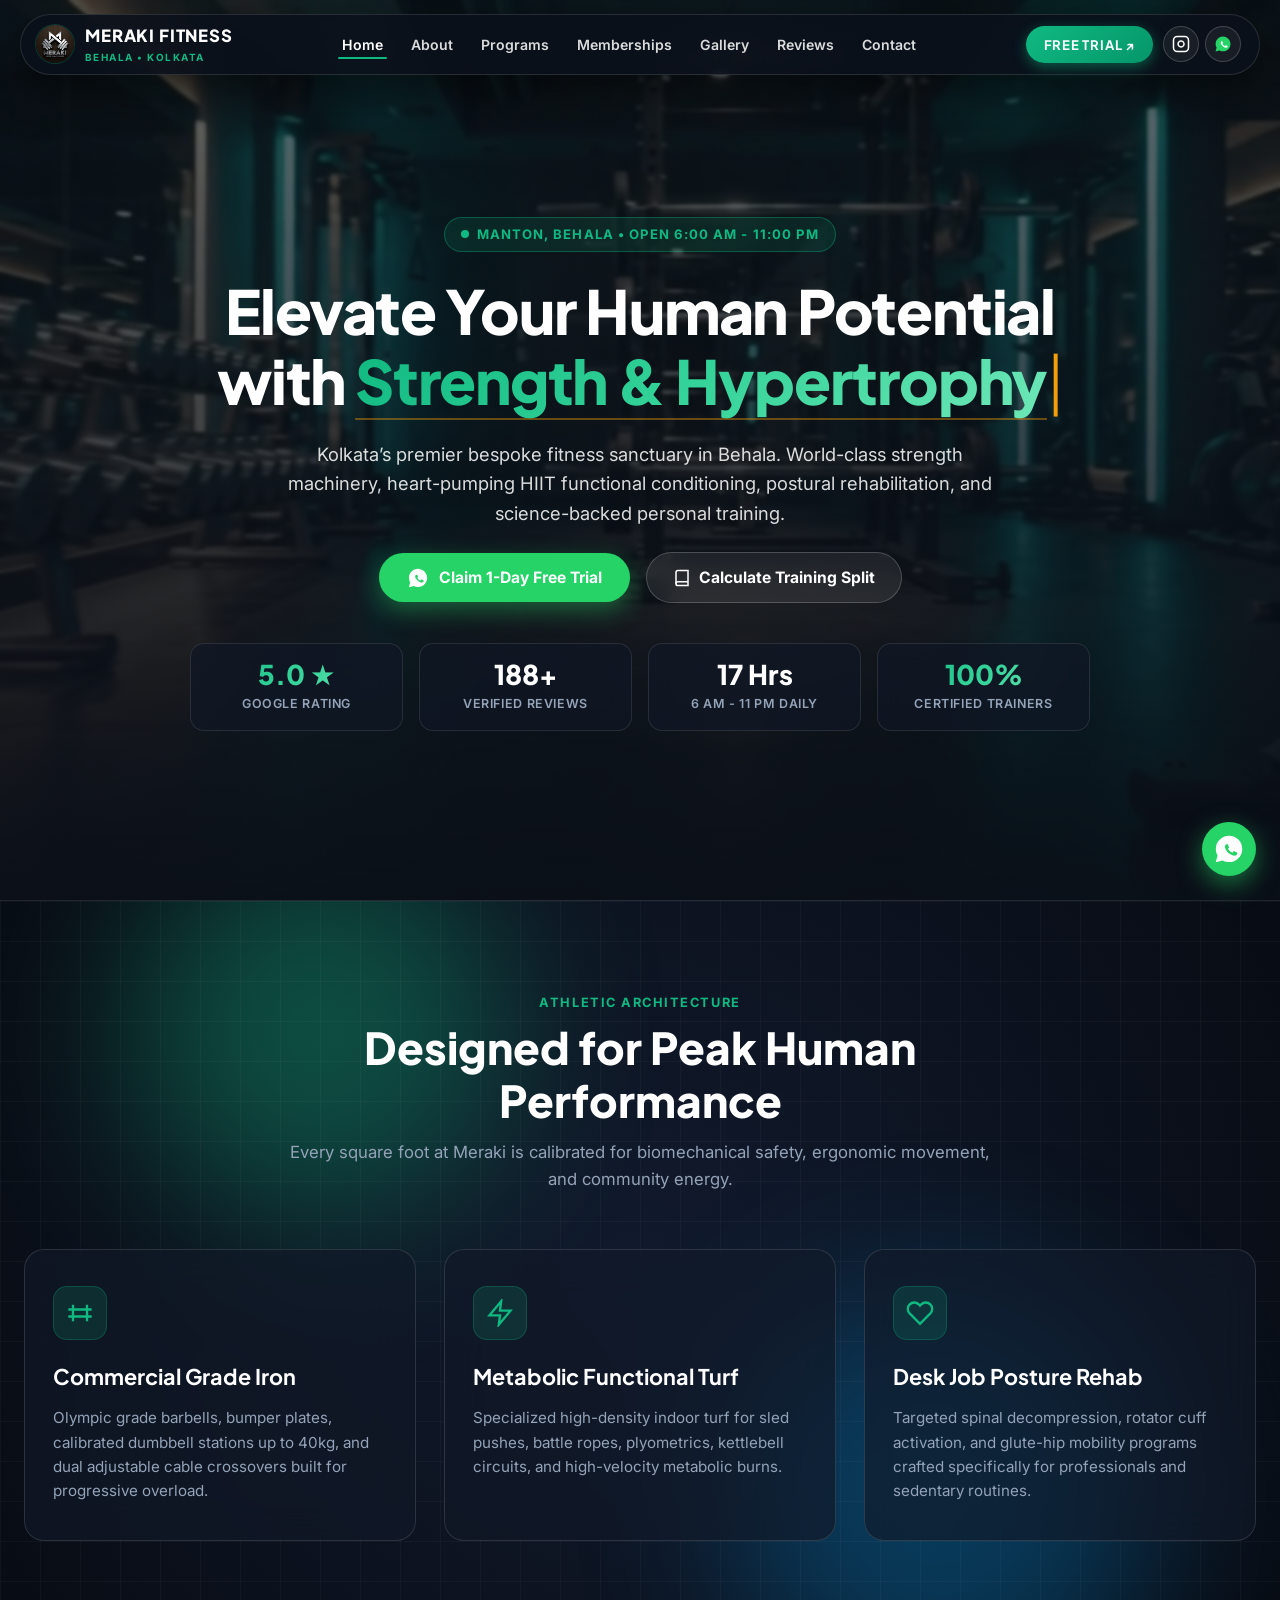
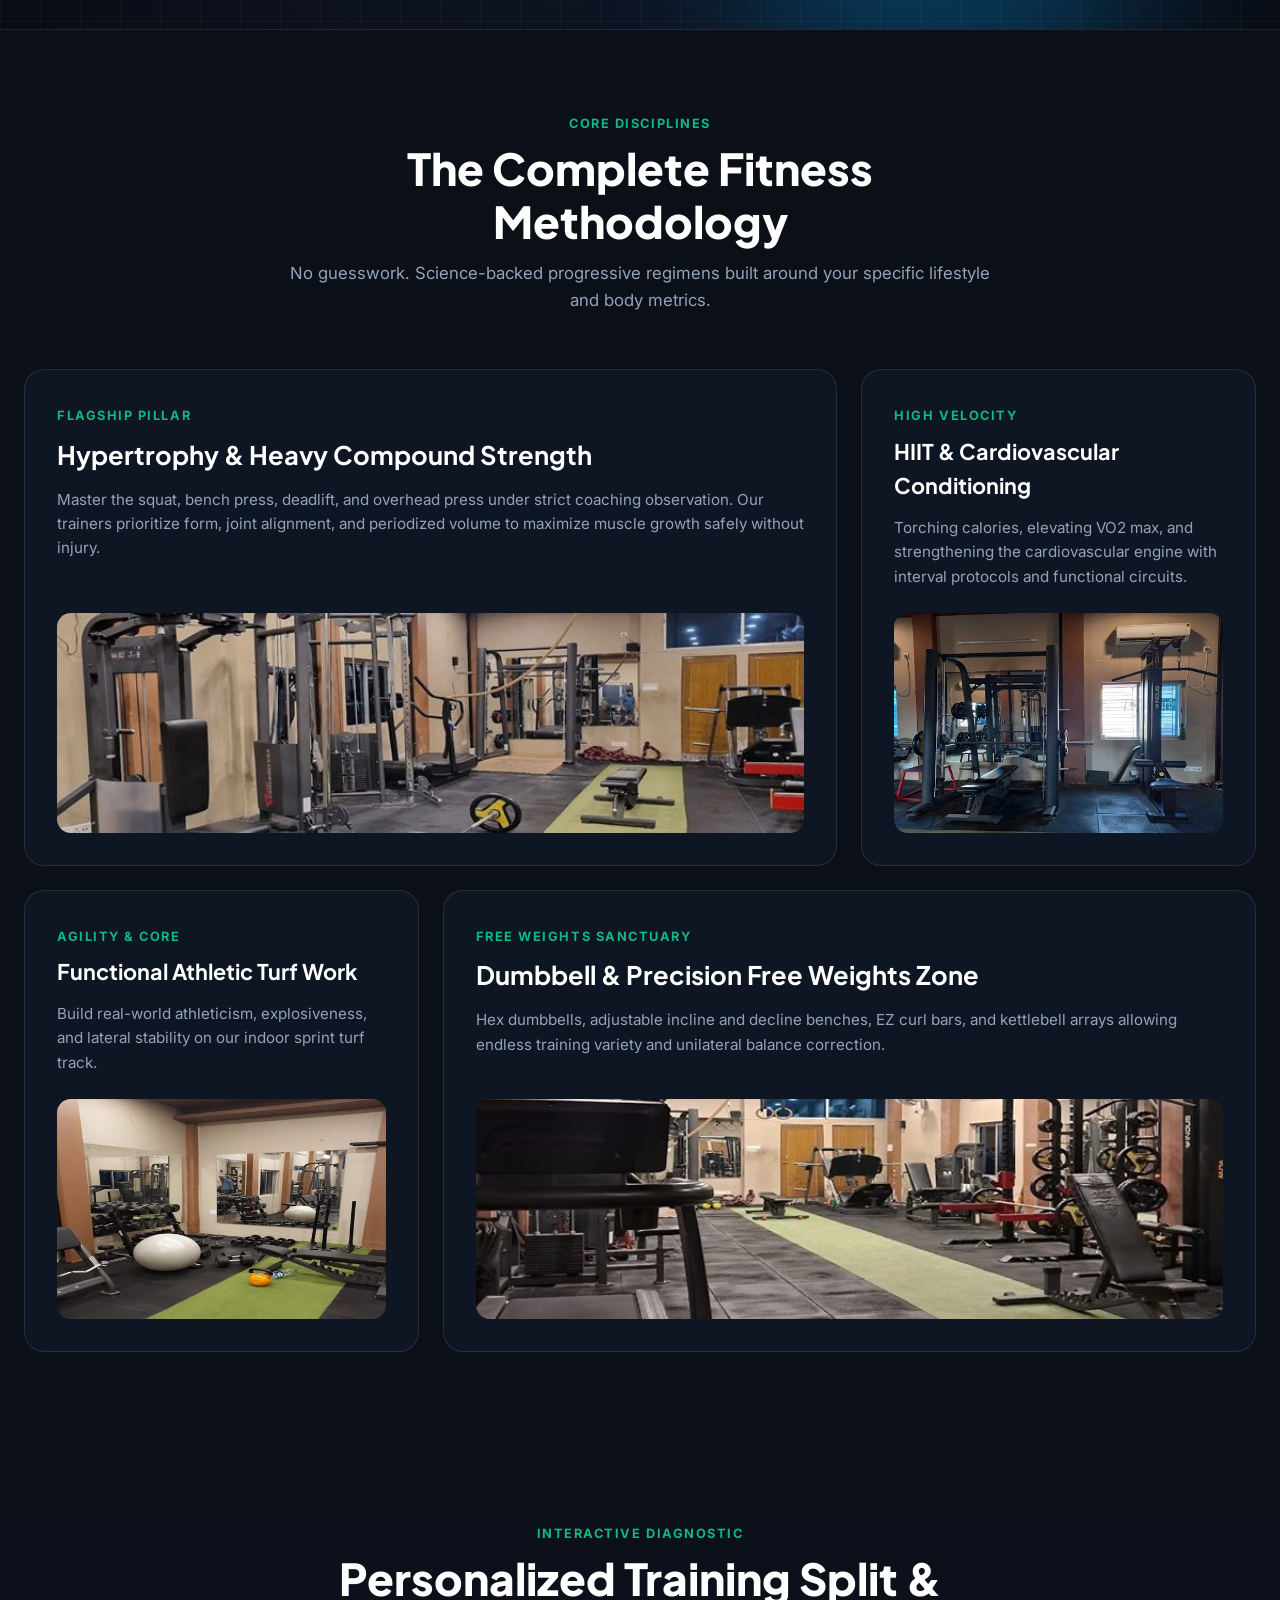
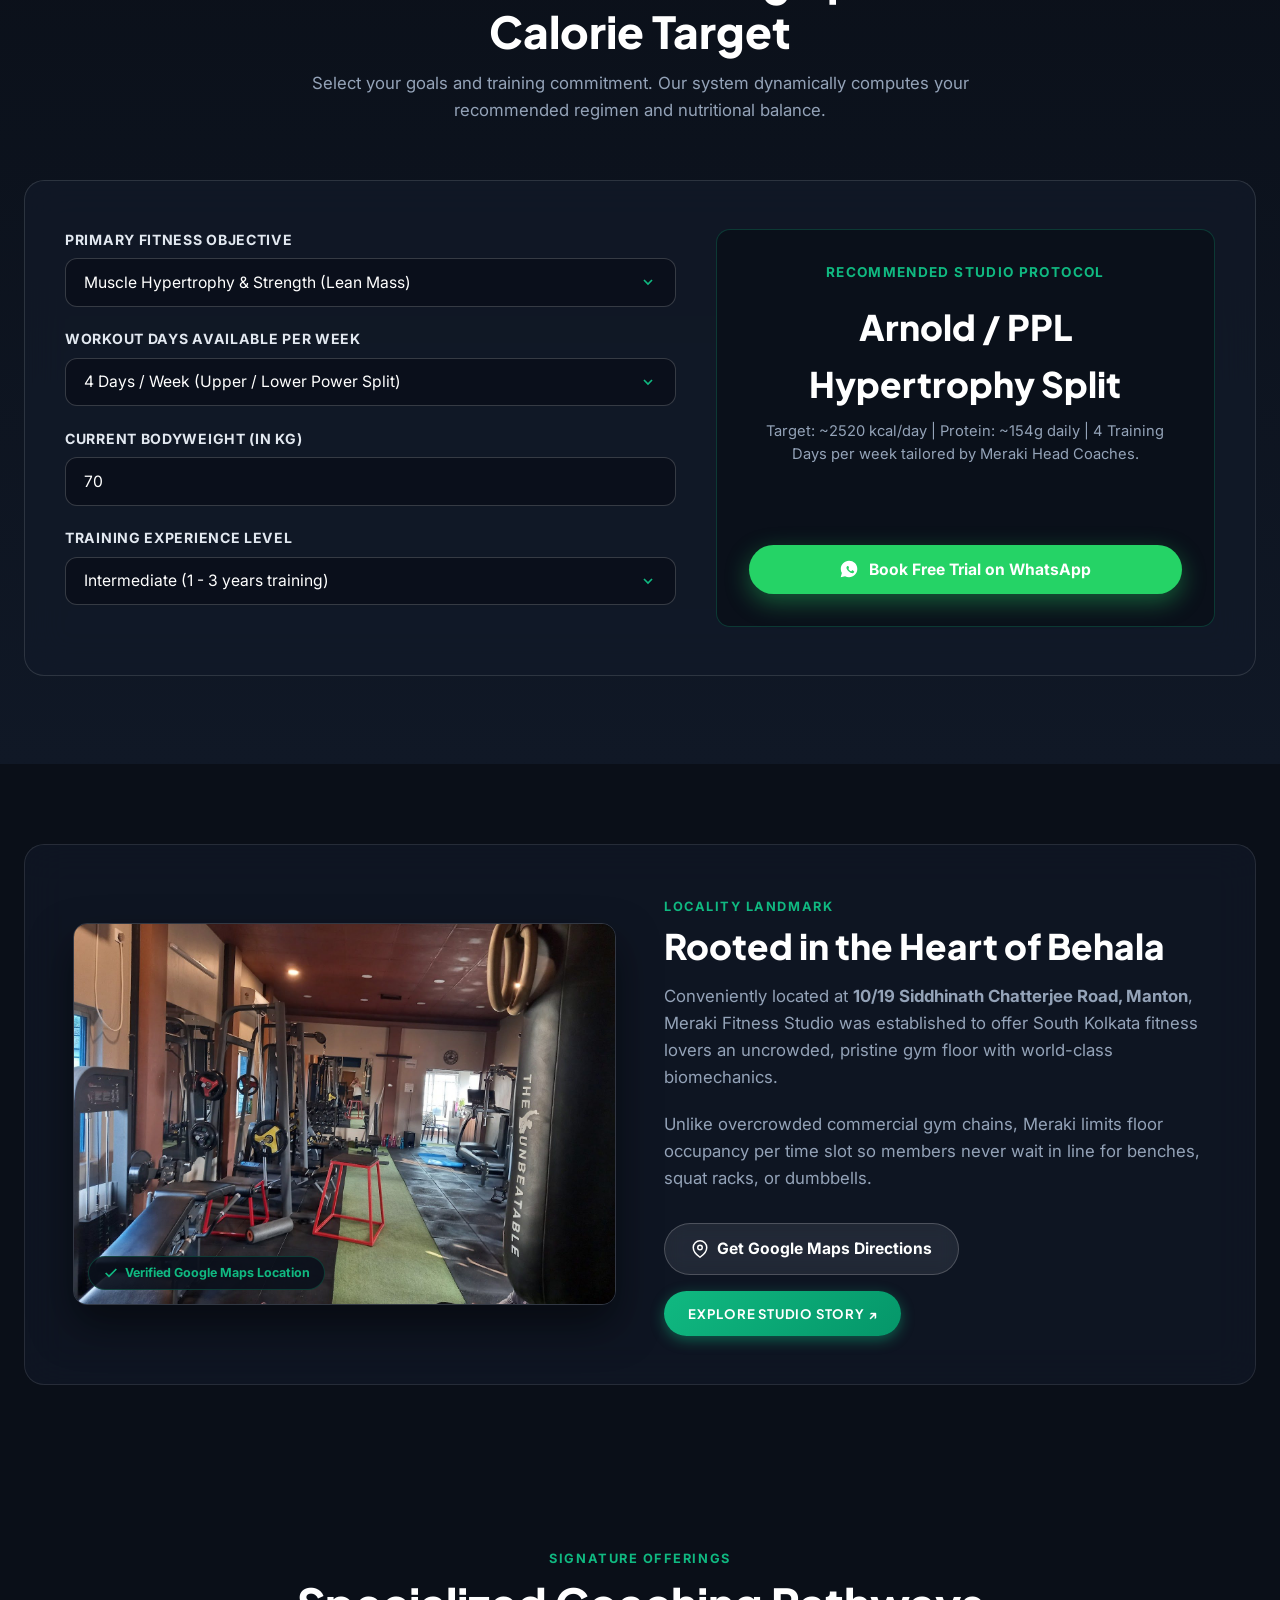
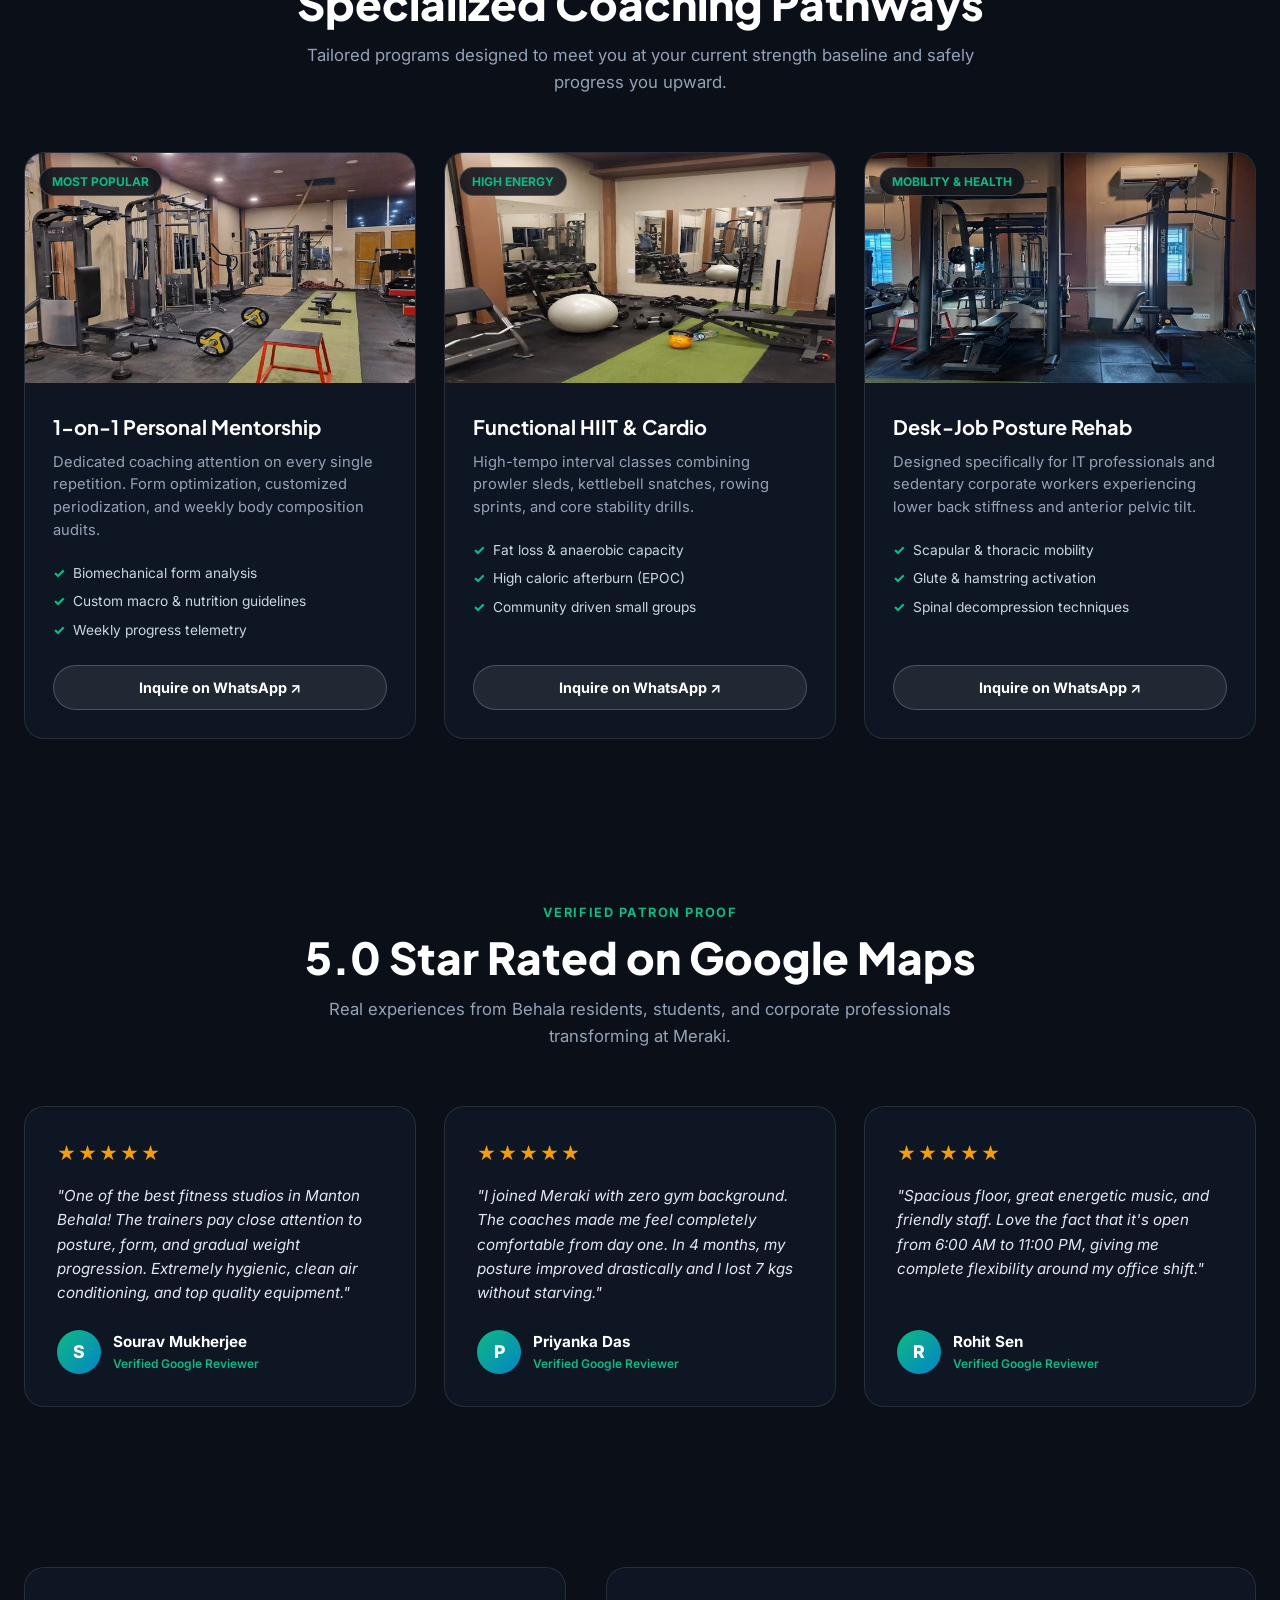
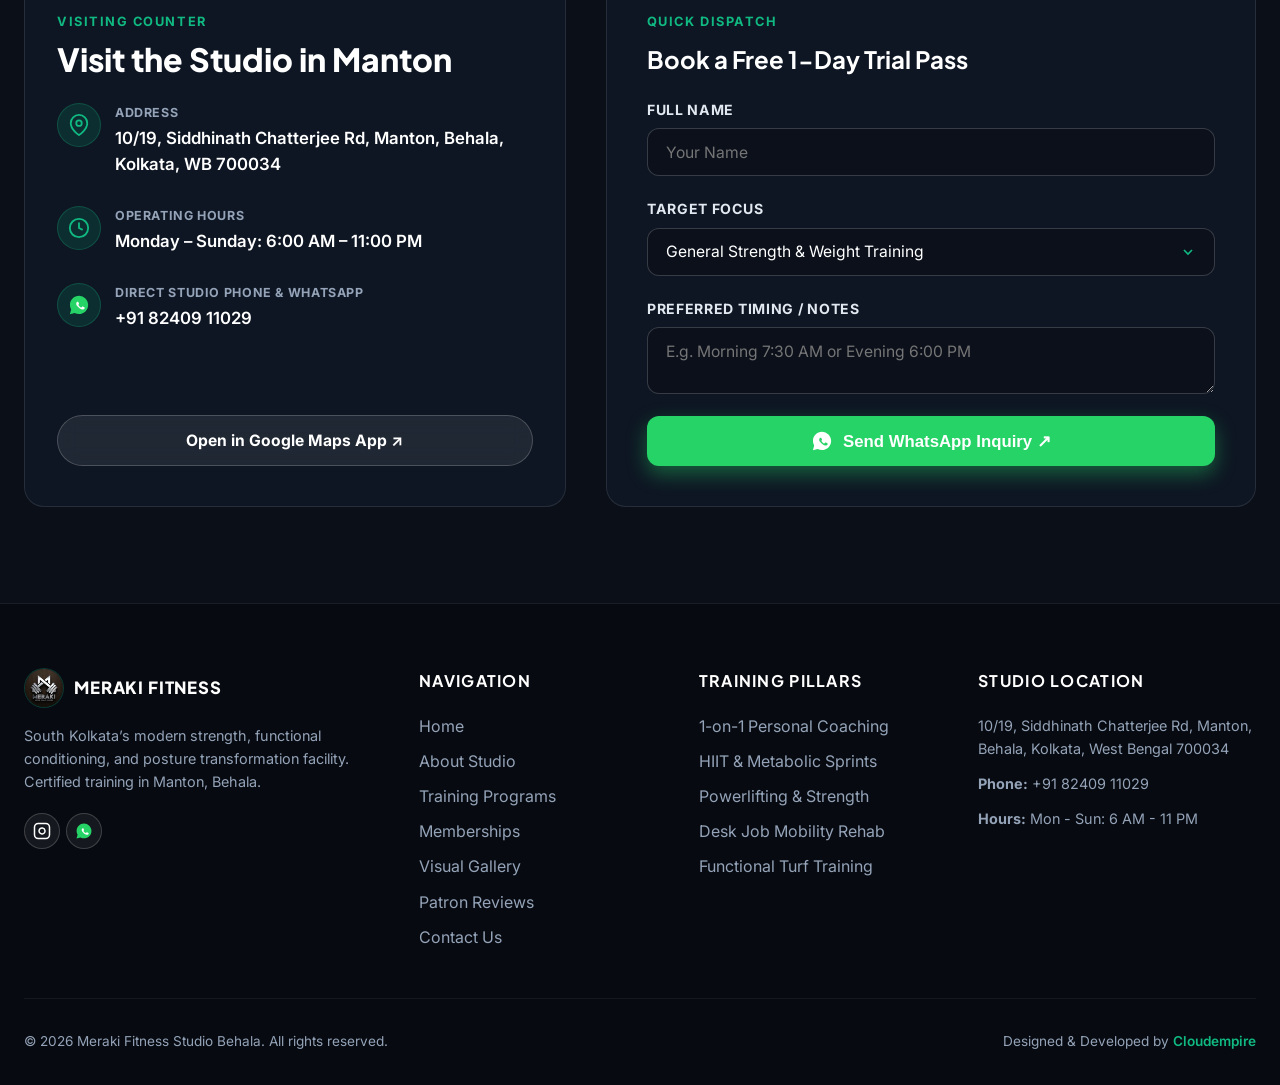
<file: index.html>
<!DOCTYPE html>
<html lang="en">
<head>
  <meta charset="UTF-8">
  <meta name="viewport" content="width=device-width, initial-scale=1.0">
  <title>Meraki Fitness Studio Behala | Premium Gym, Strength & HIIT Training Kolkata</title>
  <meta name="description" content="Meraki Fitness Studio in Manton, Behala, Kolkata. Rated 5.0 stars with 188+ verified reviews. Strength training, HIIT conditioning, posture correction, and certified personal coaching.">
  
  <!-- Multi-Resolution Favicon Suite -->
  <link rel="icon" type="image/svg+xml" href="assets/images/favicon.svg">
  <link rel="icon" type="image/png" sizes="32x32" href="assets/images/favicon-32x32.png">
  <link rel="shortcut icon" href="assets/images/favicon.ico">
  <link rel="apple-touch-icon" sizes="180x180" href="assets/images/apple-touch-icon.png">

  <!-- Google Fonts -->
  <link rel="preconnect" href="https://fonts.googleapis.com">
  <link rel="preconnect" href="https://fonts.gstatic.com" crossorigin>
  <link href="https://fonts.googleapis.com/css2?family=Inter:wght@400;500;600;700&family=Plus+Jakarta+Sans:wght@700;800&display=swap" rel="stylesheet">

  <link rel="stylesheet" href="assets/css/style.css">
</head>
<body>

  <!-- Floating Pill Navbar (TheDivine Architecture) -->
  <header class="site-header">
    <div class="header-inner">
      <a href="index.html" class="brand-wrapper">
        <div class="brand-logo-badge">
          <img src="assets/images/logo.jpg" alt="Meraki Fitness Studio Logo">
        </div>
        <div class="brand-info">
          <span class="brand-title">MERAKI FITNESS</span>
          <span class="brand-sub">BEHALA • KOLKATA</span>
        </div>
      </a>

      <nav>
        <ul class="nav-links">
          <li><a href="index.html" class="active">Home</a></li>
          <li><a href="about.html">About</a></li>
          <li><a href="programs.html">Programs</a></li>
          <li><a href="memberships.html">Memberships</a></li>
          <li><a href="gallery.html">Gallery</a></li>
          <li><a href="reviews.html">Reviews</a></li>
          <li><a href="contact.html">Contact</a></li>
        </ul>
      </nav>

      <div class="header-actions">
        <a href="https://wa.me/918240911029?text=Hello%20Meraki%20Fitness%20Studio%2C%20I%20would%20like%20to%20enquire%20about%20a%20Free%20Trial%20Pass%20and%20Membership%20options." target="_blank" rel="noopener noreferrer" class="btn-cta-pill">
          FREE TRIAL ↗
        </a>
        <div class="social-circle-icons">
          <a href="https://www.instagram.com/meraki_fs7" target="_blank" rel="noopener noreferrer" class="social-btn" aria-label="Instagram">
            <svg width="18" height="18" viewBox="0 0 24 24" fill="none" stroke="currentColor" stroke-width="2"><rect x="2" y="2" width="20" height="20" rx="5" ry="5"></rect><path d="M16 11.37A4 4 0 1 1 12.63 8 4 4 0 0 1 16 11.37z"></path><line x1="17.5" y1="6.5" x2="17.51" y2="6.5"></line></svg>
          </a>
          <a href="https://wa.me/918240911029" target="_blank" rel="noopener noreferrer" class="social-btn" aria-label="WhatsApp">
            <!-- Official WhatsApp Brand SVG (Green speech bubble on dark header) -->
            <svg width="18" height="18" viewBox="0 0 24 24">
              <path fill="#25D366" d="M12.04 2c-5.46 0-9.91 4.45-9.91 9.91 0 1.75.46 3.45 1.32 4.95L2.05 22l5.25-1.38c1.45.79 3.08 1.21 4.74 1.21 5.46 0 9.91-4.45 9.91-9.91 0-2.65-1.03-5.14-2.9-7.01A9.816 9.816 0 0 0 12.04 2z"/>
              <path fill="#FFFFFF" d="M17.52 14.33c-.22-.11-1.3-.64-1.5-.71-.2-.07-.35-.11-.5.11-.15.22-.58.71-.71.86-.13.15-.26.17-.48.06-.22-.11-.93-.34-1.77-1.09-.65-.58-1.09-1.3-1.22-1.52-.13-.22-.01-.34.1-.45.1-.1.22-.26.33-.39.11-.13.15-.22.22-.37.07-.15.04-.28-.02-.39s-.5-1.21-.69-1.66c-.18-.43-.37-.37-.5-.38l-.43-.01c-.15 0-.39.06-.6.28-.21.22-.8.78-.8 1.9s.82 2.2 1 2.37c.18.17 1.61 2.46 3.9 3.45.54.23.97.37 1.3.48.55.17 1.05.15 1.45.09.44-.07 1.3-.53 1.48-1.05.18-.51.18-.95.13-1.05-.05-.1-.19-.16-.41-.27z"/>
            </svg>
          </a>
        </div>
        <button class="nav-toggle-btn" aria-label="Toggle navigation menu" aria-expanded="false">
          <svg width="24" height="24" viewBox="0 0 24 24" fill="none" stroke="currentColor" stroke-width="2"><path d="M4 6h16M4 12h16M4 18h16"/></svg>
        </button>
      </div>
    </div>
  </header>

  <!-- Mobile Drawer Menu -->
  <div class="mobile-nav-drawer">
    <a href="index.html" class="mobile-nav-link">Home</a>
    <a href="about.html" class="mobile-nav-link">About Studio</a>
    <a href="programs.html" class="mobile-nav-link">Training Programs</a>
    <a href="memberships.html" class="mobile-nav-link">Memberships & Packages</a>
    <a href="gallery.html" class="mobile-nav-link">Visual Gallery</a>
    <a href="reviews.html" class="mobile-nav-link">Google Reviews</a>
    <a href="contact.html" class="mobile-nav-link">Contact & Location</a>
    <a href="https://wa.me/918240911029?text=Hello%20Meraki%20Fitness%20Studio%2C%20I%20would%20like%20to%20book%20a%20Free%20Trial%20Pass." target="_blank" rel="noopener noreferrer" class="btn-hero-primary" style="margin-top: 1rem;">
      <!-- White bubble + Green handset on green button -->
      <svg width="20" height="20" viewBox="0 0 24 24">
        <path fill="#FFFFFF" d="M12.04 2c-5.46 0-9.91 4.45-9.91 9.91 0 1.75.46 3.45 1.32 4.95L2.05 22l5.25-1.38c1.45.79 3.08 1.21 4.74 1.21 5.46 0 9.91-4.45 9.91-9.91 0-2.65-1.03-5.14-2.9-7.01A9.816 9.816 0 0 0 12.04 2z"/>
        <path fill="#25D366" d="M17.52 14.33c-.22-.11-1.3-.64-1.5-.71-.2-.07-.35-.11-.5.11-.15.22-.58.71-.71.86-.13.15-.26.17-.48.06-.22-.11-.93-.34-1.77-1.09-.65-.58-1.09-1.3-1.22-1.52-.13-.22-.01-.34.1-.45.1-.1.22-.26.33-.39.11-.13.15-.22.22-.37.07-.15.04-.28-.02-.39s-.5-1.21-.69-1.66c-.18-.43-.37-.37-.5-.38l-.43-.01c-.15 0-.39.06-.6.28-.21.22-.8.78-.8 1.9s.82 2.2 1 2.37c.18.17 1.61 2.46 3.9 3.45.54.23.97.37 1.3.48.55.17 1.05.15 1.45.09.44-.07 1.3-.53 1.48-1.05.18-.51.18-.95.13-1.05-.05-.1-.19-.16-.41-.27z"/>
      </svg>
      Claim Free Trial Pass
    </a>
  </div>

  <!-- SECTION 1: WIDE FULL-SCREEN CINEMATIC HERO -->
  <section class="hero-section">
    <div class="hero-video-wrapper">
      <video autoplay muted loop playsinline poster="assets/images/hero-poster.jpg">
        <source src="assets/videos/hero.mp4" type="video/mp4">
      </video>
    </div>
    <div class="hero-overlay"></div>

    <div class="hero-content">
      <div class="hero-badge">
        <span class="live-beacon"></span>
        <span>Manton, Behala • Open 6:00 AM - 11:00 PM</span>
      </div>

      <h1 class="hero-title">
        Elevate Your Human Potential with <span class="text-gradient dynamic-typewriter">Strength & Hypertrophy</span><span class="typewriter-cursor">|</span>
      </h1>

      <p class="hero-description">
        Kolkata’s premier bespoke fitness sanctuary in Behala. World-class strength machinery, heart-pumping HIIT functional conditioning, postural rehabilitation, and science-backed personal training.
      </p>

      <div class="hero-cta-group">
        <a href="https://wa.me/918240911029?text=Hello%20Meraki%20Fitness%20Studio%2C%20I%20would%20like%20to%20book%20a%201-Day%20Free%20Trial%20Workout%20Pass." target="_blank" rel="noopener noreferrer" class="btn-hero-primary">
          <!-- Official WhatsApp Brand Icon with White Bubble + Green Handset -->
          <svg width="22" height="22" viewBox="0 0 24 24">
            <path fill="#FFFFFF" d="M12.04 2c-5.46 0-9.91 4.45-9.91 9.91 0 1.75.46 3.45 1.32 4.95L2.05 22l5.25-1.38c1.45.79 3.08 1.21 4.74 1.21 5.46 0 9.91-4.45 9.91-9.91 0-2.65-1.03-5.14-2.9-7.01A9.816 9.816 0 0 0 12.04 2z"/>
            <path fill="#25D366" d="M17.52 14.33c-.22-.11-1.3-.64-1.5-.71-.2-.07-.35-.11-.5.11-.15.22-.58.71-.71.86-.13.15-.26.17-.48.06-.22-.11-.93-.34-1.77-1.09-.65-.58-1.09-1.3-1.22-1.52-.13-.22-.01-.34.1-.45.1-.1.22-.26.33-.39.11-.13.15-.22.22-.37.07-.15.04-.28-.02-.39s-.5-1.21-.69-1.66c-.18-.43-.37-.37-.5-.38l-.43-.01c-.15 0-.39.06-.6.28-.21.22-.8.78-.8 1.9s.82 2.2 1 2.37c.18.17 1.61 2.46 3.9 3.45.54.23.97.37 1.3.48.55.17 1.05.15 1.45.09.44-.07 1.3-.53 1.48-1.05.18-.51.18-.95.13-1.05-.05-.1-.19-.16-.41-.27z"/>
          </svg>
          Claim 1-Day Free Trial
        </a>
        <a href="#calculator" class="btn-hero-secondary">
          <svg width="18" height="18" viewBox="0 0 24 24" fill="none" stroke="currentColor" stroke-width="2"><path d="M4 19.5A2.5 2.5 0 0 1 6.5 17H20"></path><path d="M6.5 2H20v20H6.5A2.5 2.5 0 0 1 4 19.5v-15A2.5 2.5 0 0 1 6.5 2z"></path></svg>
          Calculate Training Split
        </a>
      </div>

      <!-- Telemetry Stats Grid (Compact 2x2 on Mobile Above the Fold) -->
      <div class="hero-telemetry-grid">
        <div class="hero-stat-card">
          <div class="stat-number text-gradient" data-count="5.0">5.0 ★</div>
          <div class="stat-label">Google Rating</div>
        </div>
        <div class="hero-stat-card">
          <div class="stat-number" data-count="188">188+</div>
          <div class="stat-label">Verified Reviews</div>
        </div>
        <div class="hero-stat-card">
          <div class="stat-number">17 Hrs</div>
          <div class="stat-label">6 AM - 11 PM Daily</div>
        </div>
        <div class="hero-stat-card">
          <div class="stat-number text-gradient">100%</div>
          <div class="stat-label">Certified Trainers</div>
        </div>
      </div>
    </div>
  </section>

  <!-- SECTION 2: WIDE FULL-SCREEN VISUAL ABSTRACT SHOWCASE -->
  <section class="section-full abstract-showcase">
    <div class="abstract-orb orb-1"></div>
    <div class="abstract-orb orb-2"></div>
    <div class="abstract-tech-grid"></div>

    <div class="abstract-content">
      <div class="section-header">
        <span class="section-tag">Athletic Architecture</span>
        <h2 class="section-title">Designed for Peak Human Performance</h2>
        <p class="section-subtitle">Every square foot at Meraki is calibrated for biomechanical safety, ergonomic movement, and community energy.</p>
      </div>

      <div class="abstract-cards-grid">
        <div class="glass-card">
          <div class="card-icon-box">
            <svg width="28" height="28" viewBox="0 0 24 24" fill="none" stroke="currentColor" stroke-width="2"><path d="M6 5v14M18 5v14M2 9h20M2 15h20"/></svg>
          </div>
          <h3 class="card-title">Commercial Grade Iron</h3>
          <p class="card-text">Olympic grade barbells, bumper plates, calibrated dumbbell stations up to 40kg, and dual adjustable cable crossovers built for progressive overload.</p>
        </div>

        <div class="glass-card">
          <div class="card-icon-box">
            <svg width="28" height="28" viewBox="0 0 24 24" fill="none" stroke="currentColor" stroke-width="2"><polygon points="13 2 3 14 12 14 11 22 21 10 12 10 13 2"></polygon></svg>
          </div>
          <h3 class="card-title">Metabolic Functional Turf</h3>
          <p class="card-text">Specialized high-density indoor turf for sled pushes, battle ropes, plyometrics, kettlebell circuits, and high-velocity metabolic burns.</p>
        </div>

        <div class="glass-card">
          <div class="card-icon-box">
            <svg width="28" height="28" viewBox="0 0 24 24" fill="none" stroke="currentColor" stroke-width="2"><path d="M20.84 4.61a5.5 5.5 0 0 0-7.78 0L12 5.67l-1.06-1.06a5.5 5.5 0 0 0-7.78 7.78l1.06 1.06L12 21.23l7.78-7.78 1.06-1.06a5.5 5.5 0 0 0 0-7.78z"></path></svg>
          </div>
          <h3 class="card-title">Desk Job Posture Rehab</h3>
          <p class="card-text">Targeted spinal decompression, rotator cuff activation, and glute-hip mobility programs crafted specifically for professionals and sedentary routines.</p>
        </div>
      </div>
    </div>
  </section>

  <!-- SECTION 3: BENTO GRID CAPABILITIES BREAKDOWN -->
  <section class="section">
    <div class="section-header">
      <span class="section-tag">Core Disciplines</span>
      <h2 class="section-title">The Complete Fitness Methodology</h2>
      <p class="section-subtitle">No guesswork. Science-backed progressive regimens built around your specific lifestyle and body metrics.</p>
    </div>

    <div class="bento-grid">
      <div class="bento-card bento-col-2">
        <div>
          <span class="section-tag">Flagship Pillar</span>
          <h3 class="card-title" style="font-size: 1.6rem;">Hypertrophy & Heavy Compound Strength</h3>
          <p class="card-text">Master the squat, bench press, deadlift, and overhead press under strict coaching observation. Our trainers prioritize form, joint alignment, and periodized volume to maximize muscle growth safely without injury.</p>
        </div>
        <div class="bento-img-wrapper">
          <img src="assets/images/strength_zone.jpg" alt="Meraki Strength Zone Equipment" loading="lazy" decoding="async">
        </div>
      </div>

      <div class="bento-card">
        <div>
          <span class="section-tag">High Velocity</span>
          <h3 class="card-title">HIIT & Cardiovascular Conditioning</h3>
          <p class="card-text">Torching calories, elevating VO2 max, and strengthening the cardiovascular engine with interval protocols and functional circuits.</p>
        </div>
        <div class="bento-img-wrapper">
          <img src="assets/images/cardio_zone.jpg" alt="Meraki Cardio Equipment Station" loading="lazy" decoding="async">
        </div>
      </div>

      <div class="bento-card">
        <div>
          <span class="section-tag">Agility & Core</span>
          <h3 class="card-title">Functional Athletic Turf Work</h3>
          <p class="card-text">Build real-world athleticism, explosiveness, and lateral stability on our indoor sprint turf track.</p>
        </div>
        <div class="bento-img-wrapper">
          <img src="assets/images/functional_turf.jpg" alt="Functional Indoor Turf Track" loading="lazy" decoding="async">
        </div>
      </div>

      <div class="bento-card bento-col-2">
        <div>
          <span class="section-tag">Free Weights Sanctuary</span>
          <h3 class="card-title" style="font-size: 1.6rem;">Dumbbell & Precision Free Weights Zone</h3>
          <p class="card-text">Hex dumbbells, adjustable incline and decline benches, EZ curl bars, and kettlebell arrays allowing endless training variety and unilateral balance correction.</p>
        </div>
        <div class="bento-img-wrapper">
          <img src="assets/images/free_weights.jpg" alt="Meraki Free Weights and Dumbbell Racks" loading="lazy" decoding="async">
        </div>
      </div>
    </div>
  </section>

  <!-- SECTION 4: INTERACTIVE TRAINING CALCULATOR WIDGET -->
  <section class="section-full calculator-section" id="calculator">
    <div class="section" style="padding: 0;">
      <div class="section-header">
        <span class="section-tag">Interactive Diagnostic</span>
        <h2 class="section-title">Personalized Training Split & Calorie Target</h2>
        <p class="section-subtitle">Select your goals and training commitment. Our system dynamically computes your recommended regimen and nutritional balance.</p>
      </div>

      <div class="calc-container">
        <form id="fitness-calc-form" onsubmit="event.preventDefault();">
          <div class="form-group">
            <label class="form-label" for="calc-goal">Primary Fitness Objective</label>
            <select id="calc-goal" class="form-control">
              <option value="hypertrophy">Muscle Hypertrophy & Strength (Lean Mass)</option>
              <option value="fatloss">Rapid Fat Loss & Athletic Conditioning</option>
              <option value="posture">Desk Job Posture & Spinal Alignment</option>
              <option value="endurance">General Cardiovascular Stamina & Longevity</option>
            </select>
          </div>

          <div class="form-group">
            <label class="form-label" for="calc-days">Workout Days Available Per Week</label>
            <select id="calc-days" class="form-control">
              <option value="3">3 Days / Week (Full Body Density)</option>
              <option value="4" selected>4 Days / Week (Upper / Lower Power Split)</option>
              <option value="5">5 Days / Week (Push / Pull / Legs Protocol)</option>
              <option value="6">6 Days / Week (Advanced Athletic Hypertrophy)</option>
            </select>
          </div>

          <div class="form-group">
            <label class="form-label" for="calc-weight">Current Bodyweight (in KG)</label>
            <input type="number" id="calc-weight" class="form-control" value="70" min="40" max="150">
          </div>

          <div class="form-group">
            <label class="form-label" for="calc-exp">Training Experience Level</label>
            <select id="calc-exp" class="form-control">
              <option value="beginner">Beginner (First 6 months, Form Focus)</option>
              <option value="intermediate" selected>Intermediate (1 - 3 years training)</option>
              <option value="advanced">Advanced (3+ years consistent lifting)</option>
            </select>
          </div>
        </form>

        <div class="calc-output-card">
          <div>
            <div class="calc-output-header">Recommended Studio Protocol</div>
            <div class="calc-target-display" id="calc-target-display">Upper / Lower Power Split</div>
            <p class="calc-details-text" id="calc-details-display">
              Target: ~2240 kcal/day | Protein: ~126g daily | 4 Training Days per week tailored by Meraki Head Coaches.
            </p>
          </div>

          <a href="#" id="calc-wa-btn" target="_blank" rel="noopener noreferrer" class="btn-hero-primary" style="width: 100%;">
            <!-- Official WhatsApp SVG -->
            <svg width="20" height="20" viewBox="0 0 24 24">
              <path fill="#FFFFFF" d="M12.04 2c-5.46 0-9.91 4.45-9.91 9.91 0 1.75.46 3.45 1.32 4.95L2.05 22l5.25-1.38c1.45.79 3.08 1.21 4.74 1.21 5.46 0 9.91-4.45 9.91-9.91 0-2.65-1.03-5.14-2.9-7.01A9.816 9.816 0 0 0 12.04 2z"/>
              <path fill="#25D366" d="M17.52 14.33c-.22-.11-1.3-.64-1.5-.71-.2-.07-.35-.11-.5.11-.15.22-.58.71-.71.86-.13.15-.26.17-.48.06-.22-.11-.93-.34-1.77-1.09-.65-.58-1.09-1.3-1.22-1.52-.13-.22-.01-.34.1-.45.1-.1.22-.26.33-.39.11-.13.15-.22.22-.37.07-.15.04-.28-.02-.39s-.5-1.21-.69-1.66c-.18-.43-.37-.37-.5-.38l-.43-.01c-.15 0-.39.06-.6.28-.21.22-.8.78-.8 1.9s.82 2.2 1 2.37c.18.17 1.61 2.46 3.9 3.45.54.23.97.37 1.3.48.55.17 1.05.15 1.45.09.44-.07 1.3-.53 1.48-1.05.18-.51.18-.95.13-1.05-.05-.1-.19-.16-.41-.27z"/>
            </svg>
            Book Free Trial on WhatsApp
          </a>
        </div>
      </div>
    </div>
  </section>

  <!-- SECTION 5: MANTON BEHALA HERITAGE & STOREFRONT CENTERPIECE -->
  <section class="section">
    <div class="heritage-container">
      <div class="heritage-photo-wrapper">
        <img src="assets/images/storefront_facade.jpg" alt="Meraki Fitness Studio Storefront in Manton Behala" loading="lazy" decoding="async">
        <div class="verified-signage-tag">
          <svg width="16" height="16" viewBox="0 0 24 24" fill="none" stroke="currentColor" stroke-width="2.5"><polyline points="20 6 9 17 4 12"></polyline></svg>
          Verified Google Maps Location
        </div>
      </div>

      <div class="heritage-details">
        <span class="section-tag">Locality Landmark</span>
        <h2 class="section-title" style="font-size: 2.2rem; margin-bottom: 1rem;">Rooted in the Heart of Behala</h2>
        <p class="card-text" style="font-size: 1.05rem; margin-bottom: 1.25rem;">
          Conveniently located at <strong>10/19 Siddhinath Chatterjee Road, Manton</strong>, Meraki Fitness Studio was established to offer South Kolkata fitness lovers an uncrowded, pristine gym floor with world-class biomechanics.
        </p>
        <p class="card-text" style="font-size: 1.05rem; margin-bottom: 2rem;">
          Unlike overcrowded commercial gym chains, Meraki limits floor occupancy per time slot so members never wait in line for benches, squat racks, or dumbbells.
        </p>

        <div style="display: flex; gap: 1rem; flex-wrap: wrap;">
          <a href="https://maps.app.goo.gl/zgfW4Nq5iRcTDADq7" target="_blank" rel="noopener noreferrer" class="btn-hero-secondary">
            <svg width="18" height="18" viewBox="0 0 24 24" fill="none" stroke="currentColor" stroke-width="2"><path d="M21 10c0 7-9 13-9 13s-9-6-9-13a9 9 0 0 1 18 0z"></path><circle cx="12" cy="10" r="3"></circle></svg>
            Get Google Maps Directions
          </a>
          <a href="about.html" class="btn-cta-pill" style="padding: 12px 24px;">
            Explore Studio Story ↗
          </a>
        </div>
      </div>
    </div>
  </section>

  <!-- SECTION 6: SIGNATURE PORTFOLIO SPOTLIGHT -->
  <section class="section">
    <div class="section-header">
      <span class="section-tag">Signature Offerings</span>
      <h2 class="section-title">Specialized Coaching Pathways</h2>
      <p class="section-subtitle">Tailored programs designed to meet you at your current strength baseline and safely progress you upward.</p>
    </div>

    <div class="programs-grid">
      <div class="program-card">
        <div class="program-thumb">
          <img src="assets/images/strength_zone.jpg" alt="1-on-1 Personal Training" loading="lazy" decoding="async">
          <span class="program-tag-badge">Most Popular</span>
        </div>
        <div class="program-body">
          <div>
            <h3 class="program-title">1-on-1 Personal Mentorship</h3>
            <p class="program-desc">Dedicated coaching attention on every single repetition. Form optimization, customized periodization, and weekly body composition audits.</p>
            <ul class="program-specs-list">
              <li>Biomechanical form analysis</li>
              <li>Custom macro & nutrition guidelines</li>
              <li>Weekly progress telemetry</li>
            </ul>
          </div>
          <a href="https://wa.me/918240911029?text=Hello%20Meraki%20Fitness%2C%20I%20am%20interested%20in%201-on-1%20Personal%20Training." target="_blank" rel="noopener noreferrer" class="btn-card-inquire">
            Inquire on WhatsApp ↗
          </a>
        </div>
      </div>

      <div class="program-card">
        <div class="program-thumb">
          <img src="assets/images/functional_turf.jpg" alt="High-Intensity Functional HIIT" loading="lazy" decoding="async">
          <span class="program-tag-badge">High Energy</span>
        </div>
        <div class="program-body">
          <div>
            <h3 class="program-title">Functional HIIT & Cardio</h3>
            <p class="program-desc">High-tempo interval classes combining prowler sleds, kettlebell snatches, rowing sprints, and core stability drills.</p>
            <ul class="program-specs-list">
              <li>Fat loss & anaerobic capacity</li>
              <li>High caloric afterburn (EPOC)</li>
              <li>Community driven small groups</li>
            </ul>
          </div>
          <a href="https://wa.me/918240911029?text=Hello%20Meraki%20Fitness%2C%20I%20am%20interested%20in%20Functional%20HIIT%20Classes." target="_blank" rel="noopener noreferrer" class="btn-card-inquire">
            Inquire on WhatsApp ↗
          </a>
        </div>
      </div>

      <div class="program-card">
        <div class="program-thumb">
          <img src="assets/images/cardio_zone.jpg" alt="Desk-Job Posture Correction" loading="lazy" decoding="async">
          <span class="program-tag-badge">Mobility & Health</span>
        </div>
        <div class="program-body">
          <div>
            <h3 class="program-title">Desk-Job Posture Rehab</h3>
            <p class="program-desc">Designed specifically for IT professionals and sedentary corporate workers experiencing lower back stiffness and anterior pelvic tilt.</p>
            <ul class="program-specs-list">
              <li>Scapular & thoracic mobility</li>
              <li>Glute & hamstring activation</li>
              <li>Spinal decompression techniques</li>
            </ul>
          </div>
          <a href="https://wa.me/918240911029?text=Hello%20Meraki%20Fitness%2C%20I%20am%20interested%20in%20Posture%20Rehab%20Training." target="_blank" rel="noopener noreferrer" class="btn-card-inquire">
            Inquire on WhatsApp ↗
          </a>
        </div>
      </div>
    </div>
  </section>

  <!-- SECTION 7: VERIFIED PATRON STORIES & GOOGLE REVIEWS WALL -->
  <section class="section">
    <div class="section-header">
      <span class="section-tag">Verified Patron Proof</span>
      <h2 class="section-title">5.0 Star Rated on Google Maps</h2>
      <p class="section-subtitle">Real experiences from Behala residents, students, and corporate professionals transforming at Meraki.</p>
    </div>

    <div class="reviews-grid">
      <div class="review-card">
        <div>
          <div class="review-stars">★★★★★</div>
          <p class="review-text">
            "One of the best fitness studios in Manton Behala! The trainers pay close attention to posture, form, and gradual weight progression. Extremely hygienic, clean air conditioning, and top quality equipment."
          </p>
        </div>
        <div class="reviewer-meta">
          <div class="reviewer-avatar">S</div>
          <div>
            <div class="reviewer-name">Sourav Mukherjee</div>
            <div class="reviewer-badge">Verified Google Reviewer</div>
          </div>
        </div>
      </div>

      <div class="review-card">
        <div>
          <div class="review-stars">★★★★★</div>
          <p class="review-text">
            "I joined Meraki with zero gym background. The coaches made me feel completely comfortable from day one. In 4 months, my posture improved drastically and I lost 7 kgs without starving."
          </p>
        </div>
        <div class="reviewer-meta">
          <div class="reviewer-avatar">P</div>
          <div>
            <div class="reviewer-name">Priyanka Das</div>
            <div class="reviewer-badge">Verified Google Reviewer</div>
          </div>
        </div>
      </div>

      <div class="review-card">
        <div>
          <div class="review-stars">★★★★★</div>
          <p class="review-text">
            "Spacious floor, great energetic music, and friendly staff. Love the fact that it's open from 6:00 AM to 11:00 PM, giving me complete flexibility around my office shift."
          </p>
        </div>
        <div class="reviewer-meta">
          <div class="reviewer-avatar">R</div>
          <div>
            <div class="reviewer-name">Rohit Sen</div>
            <div class="reviewer-badge">Verified Google Reviewer</div>
          </div>
        </div>
      </div>
    </div>
  </section>

  <!-- SECTION 8: FULL-WIDTH VISITING COUNTER & QUICK TRIAL BOOKING -->
  <section class="section" style="padding-bottom: 6rem;">
    <div class="contact-container">
      <div class="contact-info-card">
        <div>
          <span class="section-tag">Visiting Counter</span>
          <h2 class="section-title" style="font-size: 2rem; margin-bottom: 1.5rem;">Visit the Studio in Manton</h2>
          
          <div class="info-item">
            <div class="info-icon">
              <svg width="22" height="22" viewBox="0 0 24 24" fill="none" stroke="currentColor" stroke-width="2"><path d="M21 10c0 7-9 13-9 13s-9-6-9-13a9 9 0 0 1 18 0z"></path><circle cx="12" cy="10" r="3"></circle></svg>
            </div>
            <div>
              <div class="info-label">Address</div>
              <div class="info-value">10/19, Siddhinath Chatterjee Rd, Manton, Behala, Kolkata, WB 700034</div>
            </div>
          </div>

          <div class="info-item">
            <div class="info-icon">
              <svg width="22" height="22" viewBox="0 0 24 24" fill="none" stroke="currentColor" stroke-width="2"><circle cx="12" cy="12" r="10"></circle><polyline points="12 6 12 12 16 14"></polyline></svg>
            </div>
            <div>
              <div class="info-label">Operating Hours</div>
              <div class="info-value">Monday – Sunday: 6:00 AM – 11:00 PM</div>
            </div>
          </div>

          <div class="info-item">
            <div class="info-icon">
              <!-- Official WhatsApp Brand Icon (Green speech bubble on dark surface) -->
              <svg width="22" height="22" viewBox="0 0 24 24">
                <path fill="#25D366" d="M12.04 2c-5.46 0-9.91 4.45-9.91 9.91 0 1.75.46 3.45 1.32 4.95L2.05 22l5.25-1.38c1.45.79 3.08 1.21 4.74 1.21 5.46 0 9.91-4.45 9.91-9.91 0-2.65-1.03-5.14-2.9-7.01A9.816 9.816 0 0 0 12.04 2z"/>
                <path fill="#FFFFFF" d="M17.52 14.33c-.22-.11-1.3-.64-1.5-.71-.2-.07-.35-.11-.5.11-.15.22-.58.71-.71.86-.13.15-.26.17-.48.06-.22-.11-.93-.34-1.77-1.09-.65-.58-1.09-1.3-1.22-1.52-.13-.22-.01-.34.1-.45.1-.1.22-.26.33-.39.11-.13.15-.22.22-.37.07-.15.04-.28-.02-.39s-.5-1.21-.69-1.66c-.18-.43-.37-.37-.5-.38l-.43-.01c-.15 0-.39.06-.6.28-.21.22-.8.78-.8 1.9s.82 2.2 1 2.37c.18.17 1.61 2.46 3.9 3.45.54.23.97.37 1.3.48.55.17 1.05.15 1.45.09.44-.07 1.3-.53 1.48-1.05.18-.51.18-.95.13-1.05-.05-.1-.19-.16-.41-.27z"/>
              </svg>
            </div>
            <div>
              <div class="info-label">Direct Studio Phone & WhatsApp</div>
              <div class="info-value">
                <a href="tel:+918240911029">+91 82409 11029</a>
              </div>
            </div>
          </div>
        </div>

        <a href="https://maps.app.goo.gl/zgfW4Nq5iRcTDADq7" target="_blank" rel="noopener noreferrer" class="btn-hero-secondary" style="width: 100%;">
          Open in Google Maps App ↗
        </a>
      </div>

      <div class="contact-form-card">
        <span class="section-tag">Quick Dispatch</span>
        <h3 class="card-title" style="font-size: 1.5rem; margin-bottom: 1.25rem;">Book a Free 1-Day Trial Pass</h3>
        
        <form onsubmit="
          event.preventDefault();
          const name = document.getElementById('cf-name').value;
          const goal = document.getElementById('cf-goal').value;
          const msg = document.getElementById('cf-msg').value;
          const text = encodeURIComponent(`Hello Meraki Fitness Studio, my name is ${name}. Fitness Goal: ${goal}. Note: ${msg}. I would like to schedule my free 1-day trial class.`);
          window.open(`https://wa.me/918240911029?text=${text}`, '_blank');
        ">
          <div class="form-group">
            <label class="form-label" for="cf-name">Full Name</label>
            <input type="text" id="cf-name" class="form-control" placeholder="Your Name" required>
          </div>

          <div class="form-group">
            <label class="form-label" for="cf-goal">Target Focus</label>
            <select id="cf-goal" class="form-control">
              <option value="General Strength & Weight Training">General Strength & Weight Training</option>
              <option value="Fat Loss & HIIT Conditioning">Fat Loss & HIIT Conditioning</option>
              <option value="1-on-1 Personal Training">1-on-1 Personal Training</option>
              <option value="Posture Correction & Mobility">Posture Correction & Mobility</option>
            </select>
          </div>

          <div class="form-group">
            <label class="form-label" for="cf-msg">Preferred Timing / Notes</label>
            <textarea id="cf-msg" class="form-control" placeholder="E.g. Morning 7:30 AM or Evening 6:00 PM"></textarea>
          </div>

          <button type="submit" class="btn-form-submit">
            <!-- Official WhatsApp Brand Icon with White Bubble + Green Handset -->
            <svg width="22" height="22" viewBox="0 0 24 24">
              <path fill="#FFFFFF" d="M12.04 2c-5.46 0-9.91 4.45-9.91 9.91 0 1.75.46 3.45 1.32 4.95L2.05 22l5.25-1.38c1.45.79 3.08 1.21 4.74 1.21 5.46 0 9.91-4.45 9.91-9.91 0-2.65-1.03-5.14-2.9-7.01A9.816 9.816 0 0 0 12.04 2z"/>
              <path fill="#25D366" d="M17.52 14.33c-.22-.11-1.3-.64-1.5-.71-.2-.07-.35-.11-.5.11-.15.22-.58.71-.71.86-.13.15-.26.17-.48.06-.22-.11-.93-.34-1.77-1.09-.65-.58-1.09-1.3-1.22-1.52-.13-.22-.01-.34.1-.45.1-.1.22-.26.33-.39.11-.13.15-.22.22-.37.07-.15.04-.28-.02-.39s-.5-1.21-.69-1.66c-.18-.43-.37-.37-.5-.38l-.43-.01c-.15 0-.39.06-.6.28-.21.22-.8.78-.8 1.9s.82 2.2 1 2.37c.18.17 1.61 2.46 3.9 3.45.54.23.97.37 1.3.48.55.17 1.05.15 1.45.09.44-.07 1.3-.53 1.48-1.05.18-.51.18-.95.13-1.05-.05-.1-.19-.16-.41-.27z"/>
            </svg>
            Send WhatsApp Inquiry ↗
          </button>
        </form>
      </div>
    </div>
  </section>

  <!-- Floating WhatsApp CTA Button (Popping White Bubble on Green) -->
  <a href="https://wa.me/918240911029?text=Hello%20Meraki%20Fitness%20Studio%2C%20I%20would%20like%20to%20enquire%20about%20a%20Free%20Trial." target="_blank" rel="noopener noreferrer" class="floating-wa-btn" aria-label="Chat with Meraki Fitness on WhatsApp">
    <svg width="32" height="32" viewBox="0 0 24 24">
      <path fill="#FFFFFF" d="M12.04 2c-5.46 0-9.91 4.45-9.91 9.91 0 1.75.46 3.45 1.32 4.95L2.05 22l5.25-1.38c1.45.79 3.08 1.21 4.74 1.21 5.46 0 9.91-4.45 9.91-9.91 0-2.65-1.03-5.14-2.9-7.01A9.816 9.816 0 0 0 12.04 2z"/>
      <path fill="#25D366" d="M17.52 14.33c-.22-.11-1.3-.64-1.5-.71-.2-.07-.35-.11-.5.11-.15.22-.58.71-.71.86-.13.15-.26.17-.48.06-.22-.11-.93-.34-1.77-1.09-.65-.58-1.09-1.3-1.22-1.52-.13-.22-.01-.34.1-.45.1-.1.22-.26.33-.39.11-.13.15-.22.22-.37.07-.15.04-.28-.02-.39s-.5-1.21-.69-1.66c-.18-.43-.37-.37-.5-.38l-.43-.01c-.15 0-.39.06-.6.28-.21.22-.8.78-.8 1.9s.82 2.2 1 2.37c.18.17 1.61 2.46 3.9 3.45.54.23.97.37 1.3.48.55.17 1.05.15 1.45.09.44-.07 1.3-.53 1.48-1.05.18-.51.18-.95.13-1.05-.05-.1-.19-.16-.41-.27z"/>
    </svg>
  </a>

  <!-- FOOTER -->
  <footer class="site-footer">
    <div class="footer-inner">
      <div class="footer-col">
        <div class="brand-wrapper" style="margin-bottom: 1rem;">
          <div class="brand-logo-badge">
            <img src="assets/images/logo.jpg" alt="Meraki Logo">
          </div>
          <span class="brand-title">MERAKI FITNESS</span>
        </div>
        <p style="font-size: 0.9rem; line-height: 1.6; margin-bottom: 1.25rem;">
          South Kolkata’s modern strength, functional conditioning, and posture transformation facility. Certified training in Manton, Behala.
        </p>
        <div class="social-circle-icons">
          <a href="https://www.instagram.com/meraki_fs7" target="_blank" rel="noopener noreferrer" class="social-btn" aria-label="Instagram">
            <svg width="18" height="18" viewBox="0 0 24 24" fill="none" stroke="currentColor" stroke-width="2"><rect x="2" y="2" width="20" height="20" rx="5" ry="5"></rect><path d="M16 11.37A4 4 0 1 1 12.63 8 4 4 0 0 1 16 11.37z"></path><line x1="17.5" y1="6.5" x2="17.51" y2="6.5"></line></svg>
          </a>
          <a href="https://wa.me/918240911029" target="_blank" rel="noopener noreferrer" class="social-btn" aria-label="WhatsApp">
            <svg width="18" height="18" viewBox="0 0 24 24">
              <path fill="#25D366" d="M12.04 2c-5.46 0-9.91 4.45-9.91 9.91 0 1.75.46 3.45 1.32 4.95L2.05 22l5.25-1.38c1.45.79 3.08 1.21 4.74 1.21 5.46 0 9.91-4.45 9.91-9.91 0-2.65-1.03-5.14-2.9-7.01A9.816 9.816 0 0 0 12.04 2z"/>
              <path fill="#FFFFFF" d="M17.52 14.33c-.22-.11-1.3-.64-1.5-.71-.2-.07-.35-.11-.5.11-.15.22-.58.71-.71.86-.13.15-.26.17-.48.06-.22-.11-.93-.34-1.77-1.09-.65-.58-1.09-1.3-1.22-1.52-.13-.22-.01-.34.1-.45.1-.1.22-.26.33-.39.11-.13.15-.22.22-.37.07-.15.04-.28-.02-.39s-.5-1.21-.69-1.66c-.18-.43-.37-.37-.5-.38l-.43-.01c-.15 0-.39.06-.6.28-.21.22-.8.78-.8 1.9s.82 2.2 1 2.37c.18.17 1.61 2.46 3.9 3.45.54.23.97.37 1.3.48.55.17 1.05.15 1.45.09.44-.07 1.3-.53 1.48-1.05.18-.51.18-.95.13-1.05-.05-.1-.19-.16-.41-.27z"/>
            </svg>
          </a>
        </div>
      </div>

      <div class="footer-col">
        <h4>Navigation</h4>
        <ul>
          <li><a href="index.html">Home</a></li>
          <li><a href="about.html">About Studio</a></li>
          <li><a href="programs.html">Training Programs</a></li>
          <li><a href="memberships.html">Memberships</a></li>
          <li><a href="gallery.html">Visual Gallery</a></li>
          <li><a href="reviews.html">Patron Reviews</a></li>
          <li><a href="contact.html">Contact Us</a></li>
        </ul>
      </div>

      <div class="footer-col">
        <h4>Training Pillars</h4>
        <ul>
          <li><a href="programs.html">1-on-1 Personal Coaching</a></li>
          <li><a href="programs.html">HIIT & Metabolic Sprints</a></li>
          <li><a href="programs.html">Powerlifting & Strength</a></li>
          <li><a href="programs.html">Desk Job Mobility Rehab</a></li>
          <li><a href="programs.html">Functional Turf Training</a></li>
        </ul>
      </div>

      <div class="footer-col">
        <h4>Studio Location</h4>
        <p style="font-size: 0.9rem; line-height: 1.6; margin-bottom: 0.75rem;">
          10/19, Siddhinath Chatterjee Rd, Manton, Behala, Kolkata, West Bengal 700034
        </p>
        <p style="font-size: 0.9rem; margin-bottom: 0.75rem;">
          <strong>Phone:</strong> <a href="tel:+918240911029">+91 82409 11029</a>
        </p>
        <p style="font-size: 0.9rem;">
          <strong>Hours:</strong> Mon - Sun: 6 AM - 11 PM
        </p>
      </div>
    </div>

    <div class="footer-bottom">
      <div>
        © 2026 Meraki Fitness Studio Behala. All rights reserved.
      </div>
      <div>
        Designed & Developed by <a href="https://cloudempire.tech/" target="_blank" rel="noopener noreferrer">Cloudempire</a>
      </div>
    </div>
  </footer>

  <script src="assets/js/main.js"></script>
</body>
</html>
</file>
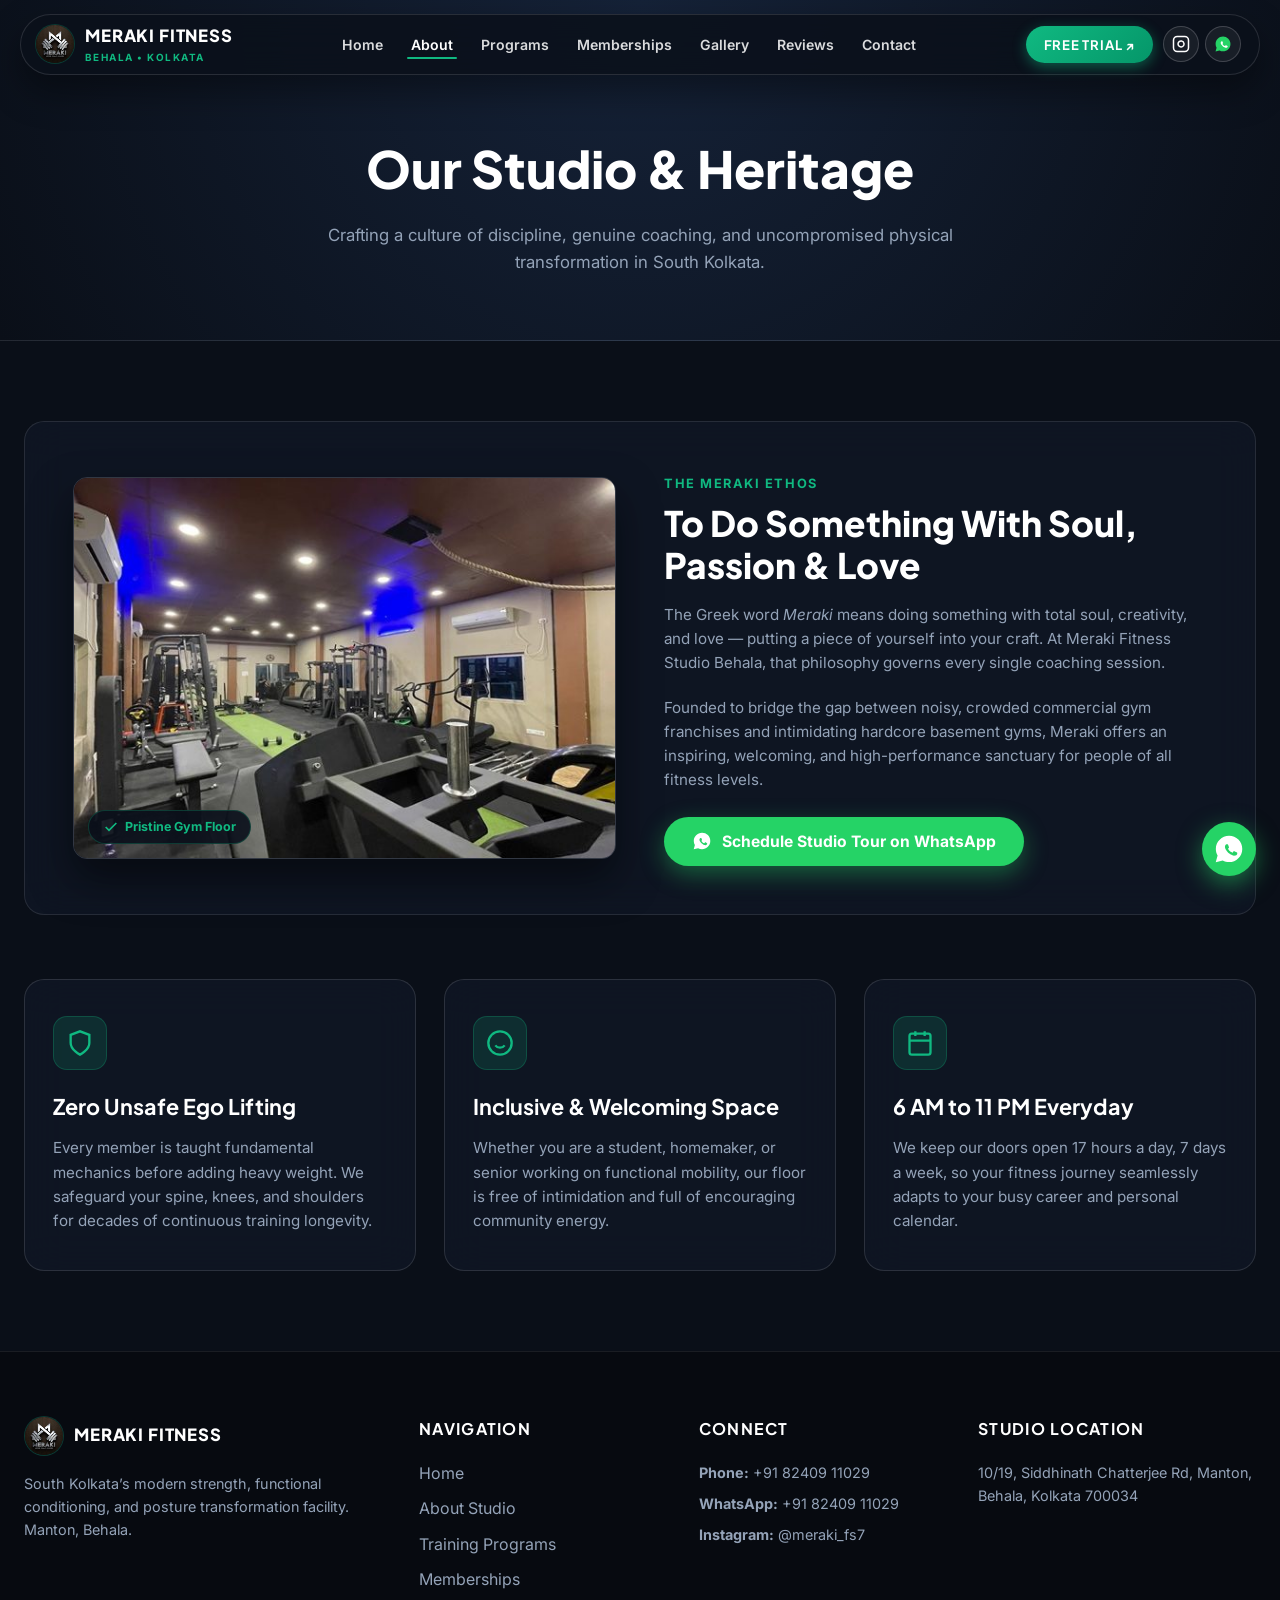
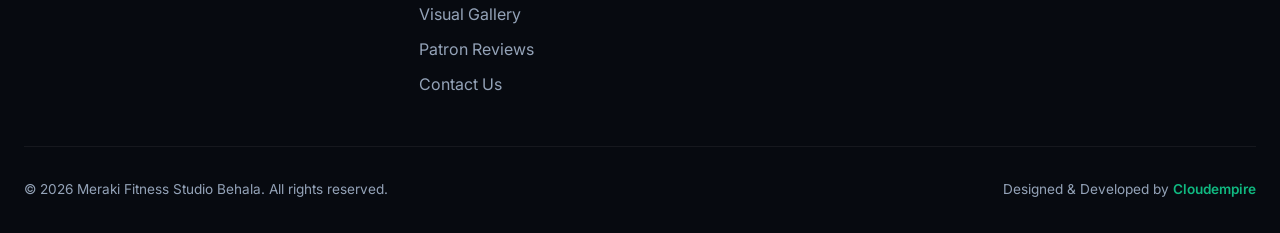
<file: about.html>
<!DOCTYPE html>
<html lang="en">
<head>
  <meta charset="UTF-8">
  <meta name="viewport" content="width=device-width, initial-scale=1.0">
  <title>About Meraki Fitness Studio | Manton Behala Kolkata</title>
  <meta name="description" content="Discover Meraki Fitness Studio in Manton, Behala. Our philosophy, coaching culture, equipment standards, and commitment to safe, science-backed athletic progression.">
  
  <link rel="icon" type="image/svg+xml" href="assets/images/favicon.svg">
  <link rel="icon" type="image/png" sizes="32x32" href="assets/images/favicon-32x32.png">
  <link rel="shortcut icon" href="assets/images/favicon.ico">
  <link rel="apple-touch-icon" sizes="180x180" href="assets/images/apple-touch-icon.png">

  <link rel="preconnect" href="https://fonts.googleapis.com">
  <link rel="preconnect" href="https://fonts.gstatic.com" crossorigin>
  <link href="https://fonts.googleapis.com/css2?family=Inter:wght@400;500;600;700&family=Plus+Jakarta+Sans:wght@700;800&display=swap" rel="stylesheet">

  <link rel="stylesheet" href="assets/css/style.css">
</head>
<body>

  <!-- Floating Pill Navbar -->
  <header class="site-header">
    <div class="header-inner">
      <a href="index.html" class="brand-wrapper">
        <div class="brand-logo-badge">
          <img src="assets/images/logo.jpg" alt="Meraki Logo">
        </div>
        <div class="brand-info">
          <span class="brand-title">MERAKI FITNESS</span>
          <span class="brand-sub">BEHALA • KOLKATA</span>
        </div>
      </a>

      <nav>
        <ul class="nav-links">
          <li><a href="index.html">Home</a></li>
          <li><a href="about.html" class="active">About</a></li>
          <li><a href="programs.html">Programs</a></li>
          <li><a href="memberships.html">Memberships</a></li>
          <li><a href="gallery.html">Gallery</a></li>
          <li><a href="reviews.html">Reviews</a></li>
          <li><a href="contact.html">Contact</a></li>
        </ul>
      </nav>

      <div class="header-actions">
        <a href="https://wa.me/918240911029?text=Hello%20Meraki%20Fitness%2C%20I%20would%20like%20to%20know%20more%20about%20the%20studio%20and%20book%20a%20trial." target="_blank" rel="noopener noreferrer" class="btn-cta-pill">
          FREE TRIAL ↗
        </a>
        <div class="social-circle-icons">
          <a href="https://www.instagram.com/meraki_fs7" target="_blank" rel="noopener noreferrer" class="social-btn" aria-label="Instagram">
            <svg width="18" height="18" viewBox="0 0 24 24" fill="none" stroke="currentColor" stroke-width="2"><rect x="2" y="2" width="20" height="20" rx="5" ry="5"></rect><path d="M16 11.37A4 4 0 1 1 12.63 8 4 4 0 0 1 16 11.37z"></path><line x1="17.5" y1="6.5" x2="17.51" y2="6.5"></line></svg>
          </a>
          <a href="https://wa.me/918240911029" target="_blank" rel="noopener noreferrer" class="social-btn" aria-label="WhatsApp">
            <svg width="18" height="18" viewBox="0 0 24 24">
              <path fill="#25D366" d="M12.04 2c-5.46 0-9.91 4.45-9.91 9.91 0 1.75.46 3.45 1.32 4.95L2.05 22l5.25-1.38c1.45.79 3.08 1.21 4.74 1.21 5.46 0 9.91-4.45 9.91-9.91 0-2.65-1.03-5.14-2.9-7.01A9.816 9.816 0 0 0 12.04 2z"/>
              <path fill="#FFFFFF" d="M17.52 14.33c-.22-.11-1.3-.64-1.5-.71-.2-.07-.35-.11-.5.11-.15.22-.58.71-.71.86-.13.15-.26.17-.48.06-.22-.11-.93-.34-1.77-1.09-.65-.58-1.09-1.3-1.22-1.52-.13-.22-.01-.34.1-.45.1-.1.22-.26.33-.39.11-.13.15-.22.22-.37.07-.15.04-.28-.02-.39s-.5-1.21-.69-1.66c-.18-.43-.37-.37-.5-.38l-.43-.01c-.15 0-.39.06-.6.28-.21.22-.8.78-.8 1.9s.82 2.2 1 2.37c.18.17 1.61 2.46 3.9 3.45.54.23.97.37 1.3.48.55.17 1.05.15 1.45.09.44-.07 1.3-.53 1.48-1.05.18-.51.18-.95.13-1.05-.05-.1-.19-.16-.41-.27z"/>
            </svg>
          </a>
        </div>
        <button class="nav-toggle-btn" aria-label="Toggle navigation menu" aria-expanded="false">
          <svg width="24" height="24" viewBox="0 0 24 24" fill="none" stroke="currentColor" stroke-width="2"><path d="M4 6h16M4 12h16M4 18h16"/></svg>
        </button>
      </div>
    </div>
  </header>

  <!-- Mobile Drawer Menu -->
  <div class="mobile-nav-drawer">
    <a href="index.html" class="mobile-nav-link">Home</a>
    <a href="about.html" class="mobile-nav-link">About Studio</a>
    <a href="programs.html" class="mobile-nav-link">Training Programs</a>
    <a href="memberships.html" class="mobile-nav-link">Memberships & Packages</a>
    <a href="gallery.html" class="mobile-nav-link">Visual Gallery</a>
    <a href="reviews.html" class="mobile-nav-link">Google Reviews</a>
    <a href="contact.html" class="mobile-nav-link">Contact & Location</a>
  </div>

  <!-- Subpage Banner -->
  <div class="subpage-banner">
    <h1>Our Studio & Heritage</h1>
    <p>Crafting a culture of discipline, genuine coaching, and uncompromised physical transformation in South Kolkata.</p>
  </div>

  <main class="section">
    <div class="heritage-container" style="margin-bottom: 4rem;">
      <div class="heritage-photo-wrapper">
        <img src="assets/images/floor_entrance.jpg" alt="Meraki Studio Floor and Reception" loading="lazy" decoding="async">
        <div class="verified-signage-tag">
          <svg width="16" height="16" viewBox="0 0 24 24" fill="none" stroke="currentColor" stroke-width="2.5"><polyline points="20 6 9 17 4 12"></polyline></svg>
          Pristine Gym Floor
        </div>
      </div>

      <div class="heritage-details">
        <span class="section-tag">The Meraki Ethos</span>
        <h2 class="section-title" style="font-size: 2.2rem; margin-bottom: 1rem;">To Do Something With Soul, Passion & Love</h2>
        <p class="card-text" style="margin-bottom: 1.25rem;">
          The Greek word <em>Meraki</em> means doing something with total soul, creativity, and love — putting a piece of yourself into your craft. At Meraki Fitness Studio Behala, that philosophy governs every single coaching session.
        </p>
        <p class="card-text" style="margin-bottom: 1.5rem;">
          Founded to bridge the gap between noisy, crowded commercial gym franchises and intimidating hardcore basement gyms, Meraki offers an inspiring, welcoming, and high-performance sanctuary for people of all fitness levels.
        </p>

        <a href="https://wa.me/918240911029?text=Hello%20Meraki%20Fitness%2C%20I%20would%20like%20to%20visit%20the%20studio%20for%20a%20walkthrough." target="_blank" rel="noopener noreferrer" class="btn-hero-primary">
          <svg width="20" height="20" viewBox="0 0 24 24">
            <path fill="#FFFFFF" d="M12.04 2c-5.46 0-9.91 4.45-9.91 9.91 0 1.75.46 3.45 1.32 4.95L2.05 22l5.25-1.38c1.45.79 3.08 1.21 4.74 1.21 5.46 0 9.91-4.45 9.91-9.91 0-2.65-1.03-5.14-2.9-7.01A9.816 9.816 0 0 0 12.04 2z"/>
            <path fill="#25D366" d="M17.52 14.33c-.22-.11-1.3-.64-1.5-.71-.2-.07-.35-.11-.5.11-.15.22-.58.71-.71.86-.13.15-.26.17-.48.06-.22-.11-.93-.34-1.77-1.09-.65-.58-1.09-1.3-1.22-1.52-.13-.22-.01-.34.1-.45.1-.1.22-.26.33-.39.11-.13.15-.22.22-.37.07-.15.04-.28-.02-.39s-.5-1.21-.69-1.66c-.18-.43-.37-.37-.5-.38l-.43-.01c-.15 0-.39.06-.6.28-.21.22-.8.78-.8 1.9s.82 2.2 1 2.37c.18.17 1.61 2.46 3.9 3.45.54.23.97.37 1.3.48.55.17 1.05.15 1.45.09.44-.07 1.3-.53 1.48-1.05.18-.51.18-.95.13-1.05-.05-.1-.19-.16-.41-.27z"/>
          </svg>
          Schedule Studio Tour on WhatsApp
        </a>
      </div>
    </div>

    <!-- 3 Core Studio Pillars -->
    <div class="abstract-cards-grid">
      <div class="glass-card">
        <div class="card-icon-box">
          <svg width="28" height="28" viewBox="0 0 24 24" fill="none" stroke="currentColor" stroke-width="2"><path d="M12 22s8-4 8-10V5l-8-3-8 3v7c0 6 8 10 8 10z"></path></svg>
        </div>
        <h3 class="card-title">Zero Unsafe Ego Lifting</h3>
        <p class="card-text">Every member is taught fundamental mechanics before adding heavy weight. We safeguard your spine, knees, and shoulders for decades of continuous training longevity.</p>
      </div>

      <div class="glass-card">
        <div class="card-icon-box">
          <svg width="28" height="28" viewBox="0 0 24 24" fill="none" stroke="currentColor" stroke-width="2"><circle cx="12" cy="12" r="10"></circle><path d="M8 14s1.5 2 4 2 4-2 4-2"></path><line x1="9" y1="9" x2="9.01" y2="9"></line><line x1="15" y1="9" x2="15.01" y2="9"></line></svg>
        </div>
        <h3 class="card-title">Inclusive & Welcoming Space</h3>
        <p class="card-text">Whether you are a student, homemaker, or senior working on functional mobility, our floor is free of intimidation and full of encouraging community energy.</p>
      </div>

      <div class="glass-card">
        <div class="card-icon-box">
          <svg width="28" height="28" viewBox="0 0 24 24" fill="none" stroke="currentColor" stroke-width="2"><rect x="3" y="4" width="18" height="18" rx="2" ry="2"></rect><line x1="16" y1="2" x2="16" y2="6"></line><line x1="8" y1="2" x2="8" y2="6"></line><line x1="3" y1="10" x2="21" y2="10"></line></svg>
        </div>
        <h3 class="card-title">6 AM to 11 PM Everyday</h3>
        <p class="card-text">We keep our doors open 17 hours a day, 7 days a week, so your fitness journey seamlessly adapts to your busy career and personal calendar.</p>
      </div>
    </div>
  </main>

  <!-- Floating WhatsApp CTA Button -->
  <a href="https://wa.me/918240911029?text=Hello%20Meraki%20Fitness%20Studio%2C%20I%20would%20like%20to%20enquire%20about%20a%20Free%20Trial." target="_blank" rel="noopener noreferrer" class="floating-wa-btn" aria-label="Chat on WhatsApp">
    <svg width="32" height="32" viewBox="0 0 24 24">
      <path fill="#FFFFFF" d="M12.04 2c-5.46 0-9.91 4.45-9.91 9.91 0 1.75.46 3.45 1.32 4.95L2.05 22l5.25-1.38c1.45.79 3.08 1.21 4.74 1.21 5.46 0 9.91-4.45 9.91-9.91 0-2.65-1.03-5.14-2.9-7.01A9.816 9.816 0 0 0 12.04 2z"/>
      <path fill="#25D366" d="M17.52 14.33c-.22-.11-1.3-.64-1.5-.71-.2-.07-.35-.11-.5.11-.15.22-.58.71-.71.86-.13.15-.26.17-.48.06-.22-.11-.93-.34-1.77-1.09-.65-.58-1.09-1.3-1.22-1.52-.13-.22-.01-.34.1-.45.1-.1.22-.26.33-.39.11-.13.15-.22.22-.37.07-.15.04-.28-.02-.39s-.5-1.21-.69-1.66c-.18-.43-.37-.37-.5-.38l-.43-.01c-.15 0-.39.06-.6.28-.21.22-.8.78-.8 1.9s.82 2.2 1 2.37c.18.17 1.61 2.46 3.9 3.45.54.23.97.37 1.3.48.55.17 1.05.15 1.45.09.44-.07 1.3-.53 1.48-1.05.18-.51.18-.95.13-1.05-.05-.1-.19-.16-.41-.27z"/>
    </svg>
  </a>

  <!-- Footer -->
  <footer class="site-footer">
    <div class="footer-inner">
      <div class="footer-col">
        <div class="brand-wrapper" style="margin-bottom: 1rem;">
          <div class="brand-logo-badge">
            <img src="assets/images/logo.jpg" alt="Meraki Logo">
          </div>
          <span class="brand-title">MERAKI FITNESS</span>
        </div>
        <p style="font-size: 0.9rem; line-height: 1.6;">
          South Kolkata’s modern strength, functional conditioning, and posture transformation facility. Manton, Behala.
        </p>
      </div>

      <div class="footer-col">
        <h4>Navigation</h4>
        <ul>
          <li><a href="index.html">Home</a></li>
          <li><a href="about.html">About Studio</a></li>
          <li><a href="programs.html">Training Programs</a></li>
          <li><a href="memberships.html">Memberships</a></li>
          <li><a href="gallery.html">Visual Gallery</a></li>
          <li><a href="reviews.html">Patron Reviews</a></li>
          <li><a href="contact.html">Contact Us</a></li>
        </ul>
      </div>

      <div class="footer-col">
        <h4>Connect</h4>
        <p style="font-size: 0.9rem; margin-bottom: 0.5rem;">
          <strong>Phone:</strong> <a href="tel:+918240911029">+91 82409 11029</a>
        </p>
        <p style="font-size: 0.9rem; margin-bottom: 0.5rem;">
          <strong>WhatsApp:</strong> <a href="https://wa.me/918240911029" target="_blank" rel="noopener noreferrer">+91 82409 11029</a>
        </p>
        <p style="font-size: 0.9rem;">
          <strong>Instagram:</strong> <a href="https://www.instagram.com/meraki_fs7" target="_blank" rel="noopener noreferrer">@meraki_fs7</a>
        </p>
      </div>

      <div class="footer-col">
        <h4>Studio Location</h4>
        <p style="font-size: 0.9rem; line-height: 1.6;">
          10/19, Siddhinath Chatterjee Rd, Manton, Behala, Kolkata 700034
        </p>
      </div>
    </div>

    <div class="footer-bottom">
      <div>© 2026 Meraki Fitness Studio Behala. All rights reserved.</div>
      <div>Designed & Developed by <a href="https://cloudempiretech.github.io/" target="_blank" rel="noopener noreferrer">Cloudempire</a></div>
    </div>
  </footer>

  <script src="assets/js/main.js"></script>
</body>
</html>
</file>
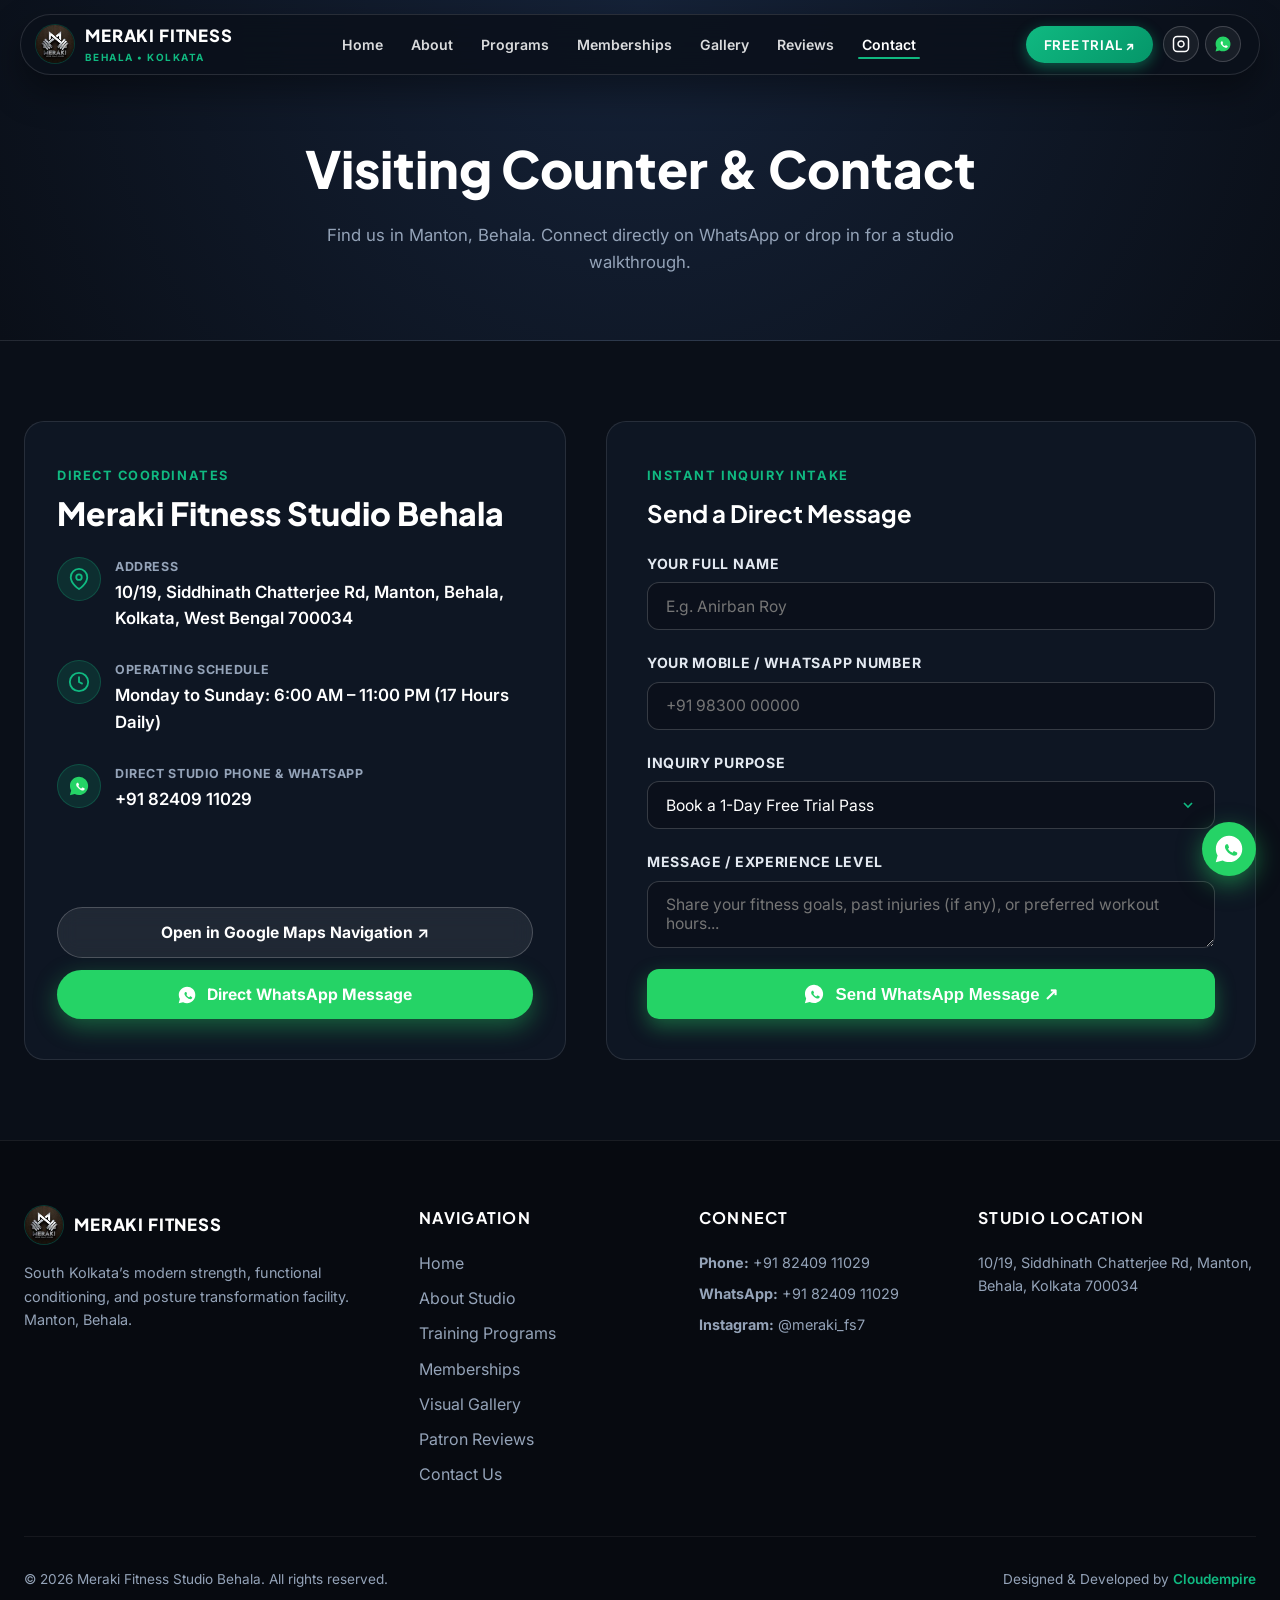
<file: contact.html>
<!DOCTYPE html>
<html lang="en">
<head>
  <meta charset="UTF-8">
  <meta name="viewport" content="width=device-width, initial-scale=1.0">
  <title>Contact & Studio Location | Meraki Fitness Studio Behala</title>
  <meta name="description" content="Visit Meraki Fitness Studio at 10/19 Siddhinath Chatterjee Road, Manton, Behala, Kolkata. Operating hours 6 AM - 11 PM daily. WhatsApp or call +91 82409 11029.">
  
  <link rel="icon" type="image/svg+xml" href="assets/images/favicon.svg">
  <link rel="icon" type="image/png" sizes="32x32" href="assets/images/favicon-32x32.png">
  <link rel="shortcut icon" href="assets/images/favicon.ico">
  <link rel="apple-touch-icon" sizes="180x180" href="assets/images/apple-touch-icon.png">

  <link rel="preconnect" href="https://fonts.googleapis.com">
  <link rel="preconnect" href="https://fonts.gstatic.com" crossorigin>
  <link href="https://fonts.googleapis.com/css2?family=Inter:wght@400;500;600;700&family=Plus+Jakarta+Sans:wght@700;800&display=swap" rel="stylesheet">

  <link rel="stylesheet" href="assets/css/style.css">
</head>
<body>

  <!-- Floating Pill Navbar -->
  <header class="site-header">
    <div class="header-inner">
      <a href="index.html" class="brand-wrapper">
        <div class="brand-logo-badge">
          <img src="assets/images/logo.jpg" alt="Meraki Logo">
        </div>
        <div class="brand-info">
          <span class="brand-title">MERAKI FITNESS</span>
          <span class="brand-sub">BEHALA • KOLKATA</span>
        </div>
      </a>

      <nav>
        <ul class="nav-links">
          <li><a href="index.html">Home</a></li>
          <li><a href="about.html">About</a></li>
          <li><a href="programs.html">Programs</a></li>
          <li><a href="memberships.html">Memberships</a></li>
          <li><a href="gallery.html">Gallery</a></li>
          <li><a href="reviews.html">Reviews</a></li>
          <li><a href="contact.html" class="active">Contact</a></li>
        </ul>
      </nav>

      <div class="header-actions">
        <a href="https://wa.me/918240911029?text=Hello%20Meraki%20Fitness%2C%20I%20would%20like%20to%20enquire%20about%20a%20Free%20Trial." target="_blank" rel="noopener noreferrer" class="btn-cta-pill">
          FREE TRIAL ↗
        </a>
        <div class="social-circle-icons">
          <a href="https://www.instagram.com/meraki_fs7" target="_blank" rel="noopener noreferrer" class="social-btn" aria-label="Instagram">
            <svg width="18" height="18" viewBox="0 0 24 24" fill="none" stroke="currentColor" stroke-width="2"><rect x="2" y="2" width="20" height="20" rx="5" ry="5"></rect><path d="M16 11.37A4 4 0 1 1 12.63 8 4 4 0 0 1 16 11.37z"></path><line x1="17.5" y1="6.5" x2="17.51" y2="6.5"></line></svg>
          </a>
          <a href="https://wa.me/918240911029" target="_blank" rel="noopener noreferrer" class="social-btn" aria-label="WhatsApp">
            <svg width="18" height="18" viewBox="0 0 24 24">
              <path fill="#25D366" d="M12.04 2c-5.46 0-9.91 4.45-9.91 9.91 0 1.75.46 3.45 1.32 4.95L2.05 22l5.25-1.38c1.45.79 3.08 1.21 4.74 1.21 5.46 0 9.91-4.45 9.91-9.91 0-2.65-1.03-5.14-2.9-7.01A9.816 9.816 0 0 0 12.04 2z"/>
              <path fill="#FFFFFF" d="M17.52 14.33c-.22-.11-1.3-.64-1.5-.71-.2-.07-.35-.11-.5.11-.15.22-.58.71-.71.86-.13.15-.26.17-.48.06-.22-.11-.93-.34-1.77-1.09-.65-.58-1.09-1.3-1.22-1.52-.13-.22-.01-.34.1-.45.1-.1.22-.26.33-.39.11-.13.15-.22.22-.37.07-.15.04-.28-.02-.39s-.5-1.21-.69-1.66c-.18-.43-.37-.37-.5-.38l-.43-.01c-.15 0-.39.06-.6.28-.21.22-.8.78-.8 1.9s.82 2.2 1 2.37c.18.17 1.61 2.46 3.9 3.45.54.23.97.37 1.3.48.55.17 1.05.15 1.45.09.44-.07 1.3-.53 1.48-1.05.18-.51.18-.95.13-1.05-.05-.1-.19-.16-.41-.27z"/>
            </svg>
          </a>
        </div>
        <button class="nav-toggle-btn" aria-label="Toggle navigation menu" aria-expanded="false">
          <svg width="24" height="24" viewBox="0 0 24 24" fill="none" stroke="currentColor" stroke-width="2"><path d="M4 6h16M4 12h16M4 18h16"/></svg>
        </button>
      </div>
    </div>
  </header>

  <!-- Mobile Drawer Menu -->
  <div class="mobile-nav-drawer">
    <a href="index.html" class="mobile-nav-link">Home</a>
    <a href="about.html" class="mobile-nav-link">About Studio</a>
    <a href="programs.html" class="mobile-nav-link">Training Programs</a>
    <a href="memberships.html" class="mobile-nav-link">Memberships & Packages</a>
    <a href="gallery.html" class="mobile-nav-link">Visual Gallery</a>
    <a href="reviews.html" class="mobile-nav-link">Google Reviews</a>
    <a href="contact.html" class="mobile-nav-link">Contact & Location</a>
  </div>

  <!-- Subpage Banner -->
  <div class="subpage-banner">
    <h1>Visiting Counter & Contact</h1>
    <p>Find us in Manton, Behala. Connect directly on WhatsApp or drop in for a studio walkthrough.</p>
  </div>

  <main class="section">
    <div class="contact-container">
      <!-- Contact Info Card -->
      <div class="contact-info-card">
        <div>
          <span class="section-tag">Direct Coordinates</span>
          <h2 class="section-title" style="font-size: 2rem; margin-bottom: 1.5rem;">Meraki Fitness Studio Behala</h2>

          <div class="info-item">
            <div class="info-icon">
              <svg width="22" height="22" viewBox="0 0 24 24" fill="none" stroke="currentColor" stroke-width="2"><path d="M21 10c0 7-9 13-9 13s-9-6-9-13a9 9 0 0 1 18 0z"></path><circle cx="12" cy="10" r="3"></circle></svg>
            </div>
            <div>
              <div class="info-label">Address</div>
              <div class="info-value">10/19, Siddhinath Chatterjee Rd, Manton, Behala, Kolkata, West Bengal 700034</div>
            </div>
          </div>

          <div class="info-item">
            <div class="info-icon">
              <svg width="22" height="22" viewBox="0 0 24 24" fill="none" stroke="currentColor" stroke-width="2"><circle cx="12" cy="12" r="10"></circle><polyline points="12 6 12 12 16 14"></polyline></svg>
            </div>
            <div>
              <div class="info-label">Operating Schedule</div>
              <div class="info-value">Monday to Sunday: 6:00 AM – 11:00 PM (17 Hours Daily)</div>
            </div>
          </div>

          <div class="info-item">
            <div class="info-icon">
              <!-- Official WhatsApp Brand SVG -->
              <svg width="22" height="22" viewBox="0 0 24 24">
                <path fill="#25D366" d="M12.04 2c-5.46 0-9.91 4.45-9.91 9.91 0 1.75.46 3.45 1.32 4.95L2.05 22l5.25-1.38c1.45.79 3.08 1.21 4.74 1.21 5.46 0 9.91-4.45 9.91-9.91 0-2.65-1.03-5.14-2.9-7.01A9.816 9.816 0 0 0 12.04 2z"/>
                <path fill="#FFFFFF" d="M17.52 14.33c-.22-.11-1.3-.64-1.5-.71-.2-.07-.35-.11-.5.11-.15.22-.58.71-.71.86-.13.15-.26.17-.48.06-.22-.11-.93-.34-1.77-1.09-.65-.58-1.09-1.3-1.22-1.52-.13-.22-.01-.34.1-.45.1-.1.22-.26.33-.39.11-.13.15-.22.22-.37.07-.15.04-.28-.02-.39s-.5-1.21-.69-1.66c-.18-.43-.37-.37-.5-.38l-.43-.01c-.15 0-.39.06-.6.28-.21.22-.8.78-.8 1.9s.82 2.2 1 2.37c.18.17 1.61 2.46 3.9 3.45.54.23.97.37 1.3.48.55.17 1.05.15 1.45.09.44-.07 1.3-.53 1.48-1.05.18-.51.18-.95.13-1.05-.05-.1-.19-.16-.41-.27z"/>
              </svg>
            </div>
            <div>
              <div class="info-label">Direct Studio Phone & WhatsApp</div>
              <div class="info-value">
                <a href="tel:+918240911029">+91 82409 11029</a>
              </div>
            </div>
          </div>
        </div>

        <div style="margin-top: 1.5rem; display: flex; flex-direction: column; gap: 0.75rem;">
          <a href="https://maps.app.goo.gl/zgfW4Nq5iRcTDADq7" target="_blank" rel="noopener noreferrer" class="btn-hero-secondary" style="width: 100%;">
            Open in Google Maps Navigation ↗
          </a>
          <a href="https://wa.me/918240911029?text=Hello%20Meraki%20Fitness%2C%20I%20would%20like%20to%20speak%20to%20a%20trainer." target="_blank" rel="noopener noreferrer" class="btn-hero-primary" style="width: 100%;">
            <svg width="20" height="20" viewBox="0 0 24 24">
              <path fill="#FFFFFF" d="M12.04 2c-5.46 0-9.91 4.45-9.91 9.91 0 1.75.46 3.45 1.32 4.95L2.05 22l5.25-1.38c1.45.79 3.08 1.21 4.74 1.21 5.46 0 9.91-4.45 9.91-9.91 0-2.65-1.03-5.14-2.9-7.01A9.816 9.816 0 0 0 12.04 2z"/>
              <path fill="#25D366" d="M17.52 14.33c-.22-.11-1.3-.64-1.5-.71-.2-.07-.35-.11-.5.11-.15.22-.58.71-.71.86-.13.15-.26.17-.48.06-.22-.11-.93-.34-1.77-1.09-.65-.58-1.09-1.3-1.22-1.52-.13-.22-.01-.34.1-.45.1-.1.22-.26.33-.39.11-.13.15-.22.22-.37.07-.15.04-.28-.02-.39s-.5-1.21-.69-1.66c-.18-.43-.37-.37-.5-.38l-.43-.01c-.15 0-.39.06-.6.28-.21.22-.8.78-.8 1.9s.82 2.2 1 2.37c.18.17 1.61 2.46 3.9 3.45.54.23.97.37 1.3.48.55.17 1.05.15 1.45.09.44-.07 1.3-.53 1.48-1.05.18-.51.18-.95.13-1.05-.05-.1-.19-.16-.41-.27z"/>
            </svg>
            Direct WhatsApp Message
          </a>
        </div>
      </div>

      <!-- Contact Form Card -->
      <div class="contact-form-card">
        <span class="section-tag">Instant Inquiry Intake</span>
        <h3 class="card-title" style="font-size: 1.5rem; margin-bottom: 1.25rem;">Send a Direct Message</h3>

        <form onsubmit="
          event.preventDefault();
          const name = document.getElementById('cnt-name').value;
          const phone = document.getElementById('cnt-phone').value;
          const subject = document.getElementById('cnt-subject').value;
          const msg = document.getElementById('cnt-msg').value;
          const text = encodeURIComponent(`Hello Meraki Fitness Studio Behala, my name is ${name} (${phone}). Subject: ${subject}. Message: ${msg}`);
          window.open(`https://wa.me/918240911029?text=${text}`, '_blank');
        ">
          <div class="form-group">
            <label class="form-label" for="cnt-name">Your Full Name</label>
            <input type="text" id="cnt-name" class="form-control" placeholder="E.g. Anirban Roy" required>
          </div>

          <div class="form-group">
            <label class="form-label" for="cnt-phone">Your Mobile / WhatsApp Number</label>
            <input type="tel" id="cnt-phone" class="form-control" placeholder="+91 98300 00000" required>
          </div>

          <div class="form-group">
            <label class="form-label" for="cnt-subject">Inquiry Purpose</label>
            <select id="cnt-subject" class="form-control">
              <option value="1-Day Free Trial Pass">Book a 1-Day Free Trial Pass</option>
              <option value="Personal Training Consultation">1-on-1 Personal Training Consultation</option>
              <option value="Quarterly / Annual Membership">Quarterly / Annual Membership Details</option>
              <option value="Desk-Job Posture Correction">Desk-Job Posture Correction Plan</option>
              <option value="General Studio Question">General Studio Question</option>
            </select>
          </div>

          <div class="form-group">
            <label class="form-label" for="cnt-msg">Message / Experience Level</label>
            <textarea id="cnt-msg" class="form-control" placeholder="Share your fitness goals, past injuries (if any), or preferred workout hours..."></textarea>
          </div>

          <button type="submit" class="btn-form-submit">
            <!-- Official WhatsApp Brand Icon with White Bubble + Green Handset -->
            <svg width="22" height="22" viewBox="0 0 24 24">
              <path fill="#FFFFFF" d="M12.04 2c-5.46 0-9.91 4.45-9.91 9.91 0 1.75.46 3.45 1.32 4.95L2.05 22l5.25-1.38c1.45.79 3.08 1.21 4.74 1.21 5.46 0 9.91-4.45 9.91-9.91 0-2.65-1.03-5.14-2.9-7.01A9.816 9.816 0 0 0 12.04 2z"/>
              <path fill="#25D366" d="M17.52 14.33c-.22-.11-1.3-.64-1.5-.71-.2-.07-.35-.11-.5.11-.15.22-.58.71-.71.86-.13.15-.26.17-.48.06-.22-.11-.93-.34-1.77-1.09-.65-.58-1.09-1.3-1.22-1.52-.13-.22-.01-.34.1-.45.1-.1.22-.26.33-.39.11-.13.15-.22.22-.37.07-.15.04-.28-.02-.39s-.5-1.21-.69-1.66c-.18-.43-.37-.37-.5-.38l-.43-.01c-.15 0-.39.06-.6.28-.21.22-.8.78-.8 1.9s.82 2.2 1 2.37c.18.17 1.61 2.46 3.9 3.45.54.23.97.37 1.3.48.55.17 1.05.15 1.45.09.44-.07 1.3-.53 1.48-1.05.18-.51.18-.95.13-1.05-.05-.1-.19-.16-.41-.27z"/>
            </svg>
            Send WhatsApp Message ↗
          </button>
        </form>
      </div>
    </div>
  </main>

  <!-- Floating WhatsApp CTA Button -->
  <a href="https://wa.me/918240911029?text=Hello%20Meraki%20Fitness%20Studio%2C%20I%20would%20like%20to%20enquire%20about%20a%20Free%20Trial." target="_blank" rel="noopener noreferrer" class="floating-wa-btn" aria-label="Chat on WhatsApp">
    <svg width="32" height="32" viewBox="0 0 24 24">
      <path fill="#FFFFFF" d="M12.04 2c-5.46 0-9.91 4.45-9.91 9.91 0 1.75.46 3.45 1.32 4.95L2.05 22l5.25-1.38c1.45.79 3.08 1.21 4.74 1.21 5.46 0 9.91-4.45 9.91-9.91 0-2.65-1.03-5.14-2.9-7.01A9.816 9.816 0 0 0 12.04 2z"/>
      <path fill="#25D366" d="M17.52 14.33c-.22-.11-1.3-.64-1.5-.71-.2-.07-.35-.11-.5.11-.15.22-.58.71-.71.86-.13.15-.26.17-.48.06-.22-.11-.93-.34-1.77-1.09-.65-.58-1.09-1.3-1.22-1.52-.13-.22-.01-.34.1-.45.1-.1.22-.26.33-.39.11-.13.15-.22.22-.37.07-.15.04-.28-.02-.39s-.5-1.21-.69-1.66c-.18-.43-.37-.37-.5-.38l-.43-.01c-.15 0-.39.06-.6.28-.21.22-.8.78-.8 1.9s.82 2.2 1 2.37c.18.17 1.61 2.46 3.9 3.45.54.23.97.37 1.3.48.55.17 1.05.15 1.45.09.44-.07 1.3-.53 1.48-1.05.18-.51.18-.95.13-1.05-.05-.1-.19-.16-.41-.27z"/>
    </svg>
  </a>

  <!-- Footer -->
  <footer class="site-footer">
    <div class="footer-inner">
      <div class="footer-col">
        <div class="brand-wrapper" style="margin-bottom: 1rem;">
          <div class="brand-logo-badge">
            <img src="assets/images/logo.jpg" alt="Meraki Logo">
          </div>
          <span class="brand-title">MERAKI FITNESS</span>
        </div>
        <p style="font-size: 0.9rem; line-height: 1.6;">
          South Kolkata’s modern strength, functional conditioning, and posture transformation facility. Manton, Behala.
        </p>
      </div>

      <div class="footer-col">
        <h4>Navigation</h4>
        <ul>
          <li><a href="index.html">Home</a></li>
          <li><a href="about.html">About Studio</a></li>
          <li><a href="programs.html">Training Programs</a></li>
          <li><a href="memberships.html">Memberships</a></li>
          <li><a href="gallery.html">Visual Gallery</a></li>
          <li><a href="reviews.html">Patron Reviews</a></li>
          <li><a href="contact.html">Contact Us</a></li>
        </ul>
      </div>

      <div class="footer-col">
        <h4>Connect</h4>
        <p style="font-size: 0.9rem; margin-bottom: 0.5rem;">
          <strong>Phone:</strong> <a href="tel:+918240911029">+91 82409 11029</a>
        </p>
        <p style="font-size: 0.9rem; margin-bottom: 0.5rem;">
          <strong>WhatsApp:</strong> <a href="https://wa.me/918240911029" target="_blank" rel="noopener noreferrer">+91 82409 11029</a>
        </p>
        <p style="font-size: 0.9rem;">
          <strong>Instagram:</strong> <a href="https://www.instagram.com/meraki_fs7" target="_blank" rel="noopener noreferrer">@meraki_fs7</a>
        </p>
      </div>

      <div class="footer-col">
        <h4>Studio Location</h4>
        <p style="font-size: 0.9rem; line-height: 1.6;">
          10/19, Siddhinath Chatterjee Rd, Manton, Behala, Kolkata 700034
        </p>
      </div>
    </div>

    <div class="footer-bottom">
      <div>© 2026 Meraki Fitness Studio Behala. All rights reserved.</div>
      <div>Designed & Developed by <a href="https://cloudempiretech.github.io/" target="_blank" rel="noopener noreferrer">Cloudempire</a></div>
    </div>
  </footer>

  <script src="assets/js/main.js"></script>
</body>
</html>
</file>
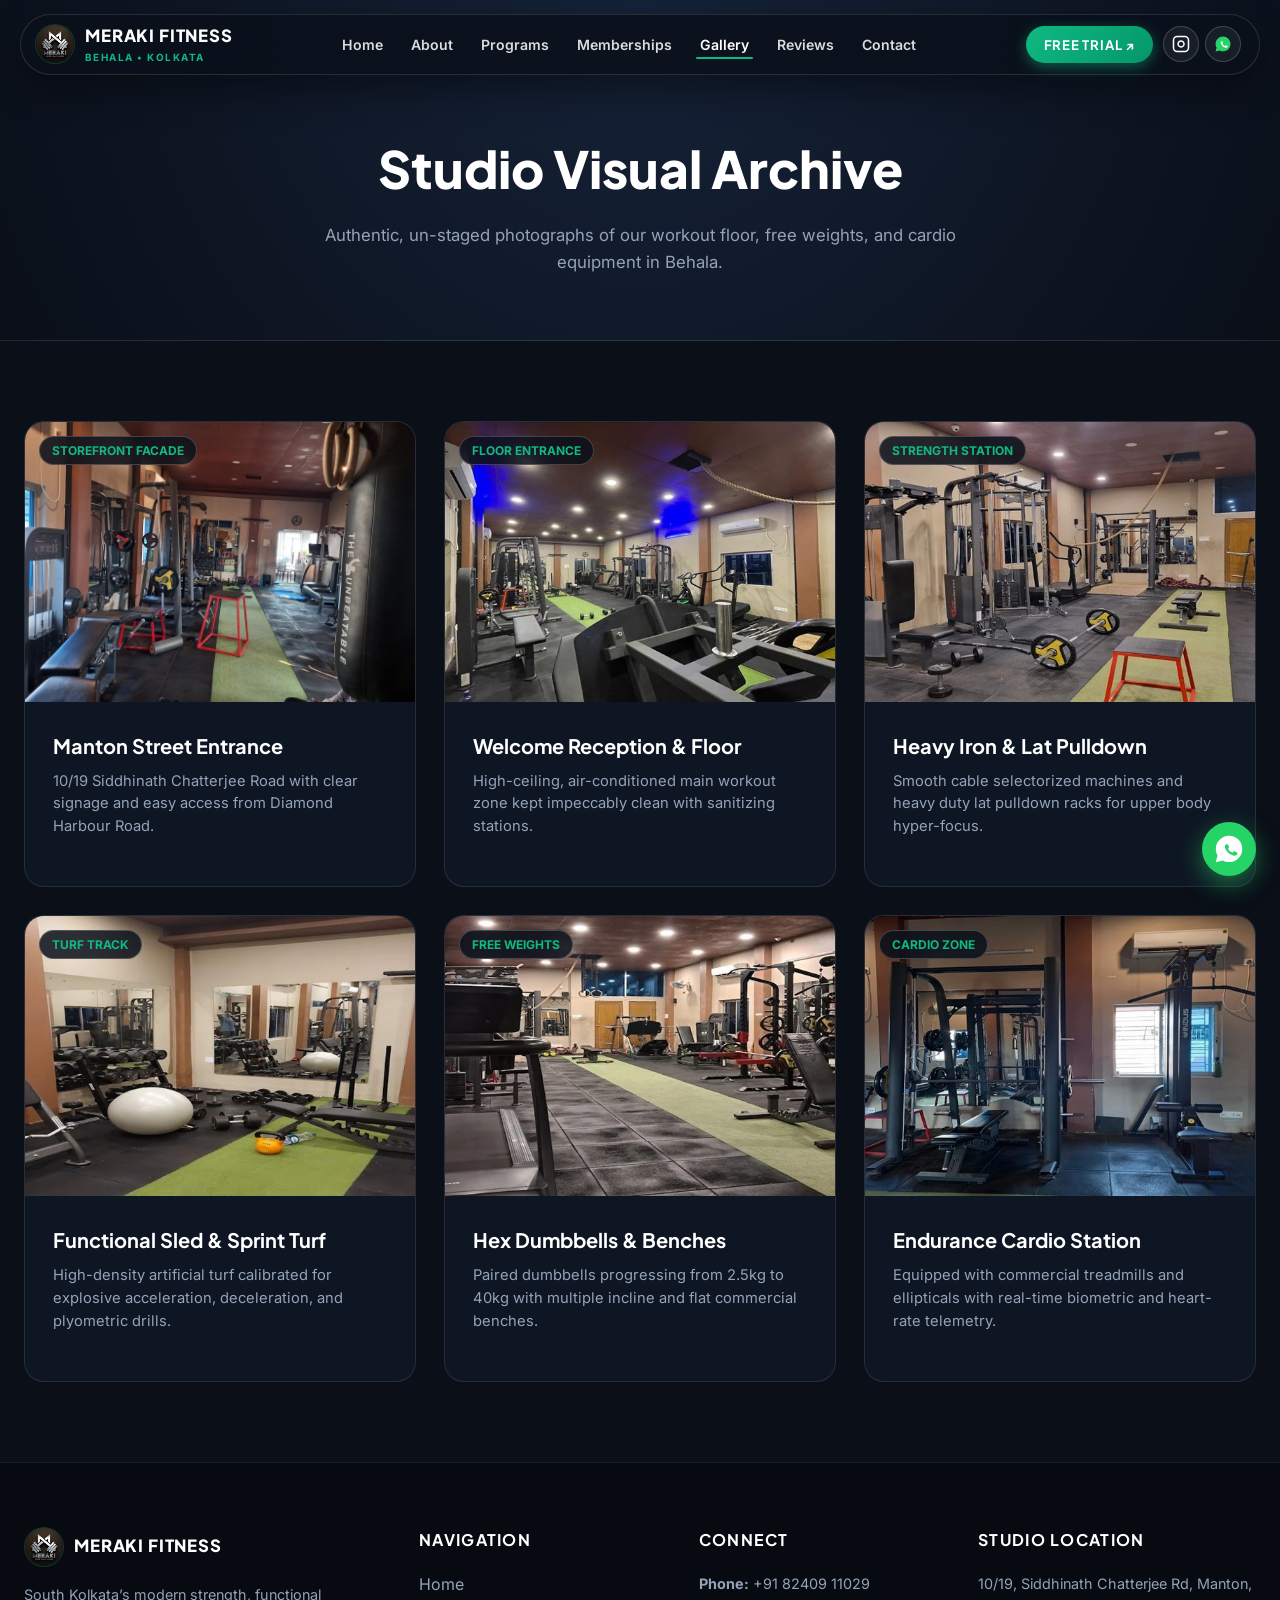
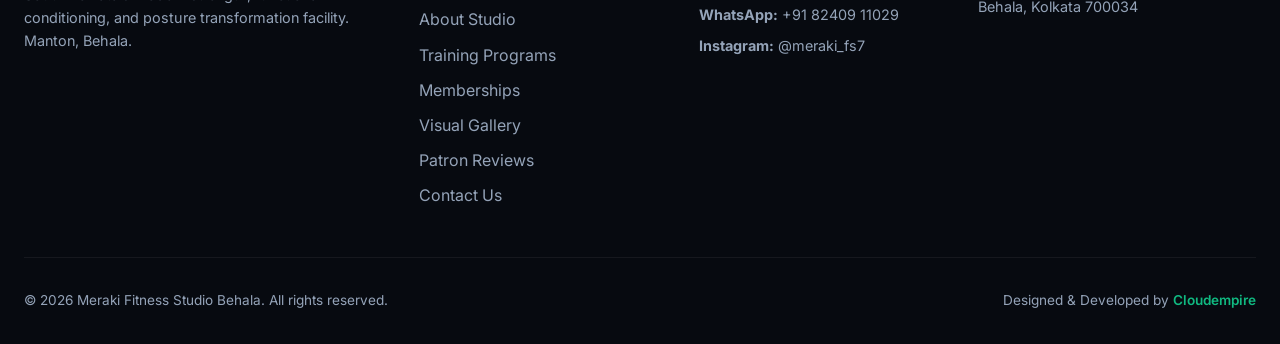
<file: gallery.html>
<!DOCTYPE html>
<html lang="en">
<head>
  <meta charset="UTF-8">
  <meta name="viewport" content="width=device-width, initial-scale=1.0">
  <title>Studio Visual Archive | Meraki Fitness Studio Behala</title>
  <meta name="description" content="Visual gallery of Meraki Fitness Studio in Manton, Behala. Authentic facility photographs, strength floor, cardio equipment, and functional turf track.">
  
  <link rel="icon" type="image/svg+xml" href="assets/images/favicon.svg">
  <link rel="icon" type="image/png" sizes="32x32" href="assets/images/favicon-32x32.png">
  <link rel="shortcut icon" href="assets/images/favicon.ico">
  <link rel="apple-touch-icon" sizes="180x180" href="assets/images/apple-touch-icon.png">

  <link rel="preconnect" href="https://fonts.googleapis.com">
  <link rel="preconnect" href="https://fonts.gstatic.com" crossorigin>
  <link href="https://fonts.googleapis.com/css2?family=Inter:wght@400;500;600;700&family=Plus+Jakarta+Sans:wght@700;800&display=swap" rel="stylesheet">

  <link rel="stylesheet" href="assets/css/style.css">
</head>
<body>

  <!-- Floating Pill Navbar -->
  <header class="site-header">
    <div class="header-inner">
      <a href="index.html" class="brand-wrapper">
        <div class="brand-logo-badge">
          <img src="assets/images/logo.jpg" alt="Meraki Logo">
        </div>
        <div class="brand-info">
          <span class="brand-title">MERAKI FITNESS</span>
          <span class="brand-sub">BEHALA • KOLKATA</span>
        </div>
      </a>

      <nav>
        <ul class="nav-links">
          <li><a href="index.html">Home</a></li>
          <li><a href="about.html">About</a></li>
          <li><a href="programs.html">Programs</a></li>
          <li><a href="memberships.html">Memberships</a></li>
          <li><a href="gallery.html" class="active">Gallery</a></li>
          <li><a href="reviews.html">Reviews</a></li>
          <li><a href="contact.html">Contact</a></li>
        </ul>
      </nav>

      <div class="header-actions">
        <a href="https://wa.me/918240911029?text=Hello%20Meraki%20Fitness%2C%20I%20would%20like%20to%20visit%20the%20studio%20for%20a%20walkthrough." target="_blank" rel="noopener noreferrer" class="btn-cta-pill">
          FREE TRIAL ↗
        </a>
        <div class="social-circle-icons">
          <a href="https://www.instagram.com/meraki_fs7" target="_blank" rel="noopener noreferrer" class="social-btn" aria-label="Instagram">
            <svg width="18" height="18" viewBox="0 0 24 24" fill="none" stroke="currentColor" stroke-width="2"><rect x="2" y="2" width="20" height="20" rx="5" ry="5"></rect><path d="M16 11.37A4 4 0 1 1 12.63 8 4 4 0 0 1 16 11.37z"></path><line x1="17.5" y1="6.5" x2="17.51" y2="6.5"></line></svg>
          </a>
          <a href="https://wa.me/918240911029" target="_blank" rel="noopener noreferrer" class="social-btn" aria-label="WhatsApp">
            <svg width="18" height="18" viewBox="0 0 24 24">
              <path fill="#25D366" d="M12.04 2c-5.46 0-9.91 4.45-9.91 9.91 0 1.75.46 3.45 1.32 4.95L2.05 22l5.25-1.38c1.45.79 3.08 1.21 4.74 1.21 5.46 0 9.91-4.45 9.91-9.91 0-2.65-1.03-5.14-2.9-7.01A9.816 9.816 0 0 0 12.04 2z"/>
              <path fill="#FFFFFF" d="M17.52 14.33c-.22-.11-1.3-.64-1.5-.71-.2-.07-.35-.11-.5.11-.15.22-.58.71-.71.86-.13.15-.26.17-.48.06-.22-.11-.93-.34-1.77-1.09-.65-.58-1.09-1.3-1.22-1.52-.13-.22-.01-.34.1-.45.1-.1.22-.26.33-.39.11-.13.15-.22.22-.37.07-.15.04-.28-.02-.39s-.5-1.21-.69-1.66c-.18-.43-.37-.37-.5-.38l-.43-.01c-.15 0-.39.06-.6.28-.21.22-.8.78-.8 1.9s.82 2.2 1 2.37c.18.17 1.61 2.46 3.9 3.45.54.23.97.37 1.3.48.55.17 1.05.15 1.45.09.44-.07 1.3-.53 1.48-1.05.18-.51.18-.95.13-1.05-.05-.1-.19-.16-.41-.27z"/>
            </svg>
          </a>
        </div>
        <button class="nav-toggle-btn" aria-label="Toggle navigation menu" aria-expanded="false">
          <svg width="24" height="24" viewBox="0 0 24 24" fill="none" stroke="currentColor" stroke-width="2"><path d="M4 6h16M4 12h16M4 18h16"/></svg>
        </button>
      </div>
    </div>
  </header>

  <!-- Mobile Drawer Menu -->
  <div class="mobile-nav-drawer">
    <a href="index.html" class="mobile-nav-link">Home</a>
    <a href="about.html" class="mobile-nav-link">About Studio</a>
    <a href="programs.html" class="mobile-nav-link">Training Programs</a>
    <a href="memberships.html" class="mobile-nav-link">Memberships & Packages</a>
    <a href="gallery.html" class="mobile-nav-link">Visual Gallery</a>
    <a href="reviews.html" class="mobile-nav-link">Google Reviews</a>
    <a href="contact.html" class="mobile-nav-link">Contact & Location</a>
  </div>

  <!-- Subpage Banner -->
  <div class="subpage-banner">
    <h1>Studio Visual Archive</h1>
    <p>Authentic, un-staged photographs of our workout floor, free weights, and cardio equipment in Behala.</p>
  </div>

  <main class="section">
    <div class="programs-grid" style="grid-template-columns: repeat(3, 1fr);">
      <!-- 1 -->
      <div class="program-card">
        <div class="program-thumb" style="height: 280px;">
          <img src="assets/images/storefront_facade.jpg" alt="Studio Exterior Signage" loading="lazy" decoding="async">
          <span class="program-tag-badge">Storefront Facade</span>
        </div>
        <div class="program-body">
          <h3 class="program-title">Manton Street Entrance</h3>
          <p class="program-desc">10/19 Siddhinath Chatterjee Road with clear signage and easy access from Diamond Harbour Road.</p>
        </div>
      </div>

      <!-- 2 -->
      <div class="program-card">
        <div class="program-thumb" style="height: 280px;">
          <img src="assets/images/floor_entrance.jpg" alt="Main Floor Entrance & Reception" loading="lazy" decoding="async">
          <span class="program-tag-badge">Floor Entrance</span>
        </div>
        <div class="program-body">
          <h3 class="program-title">Welcome Reception & Floor</h3>
          <p class="program-desc">High-ceiling, air-conditioned main workout zone kept impeccably clean with sanitizing stations.</p>
        </div>
      </div>

      <!-- 3 -->
      <div class="program-card">
        <div class="program-thumb" style="height: 280px;">
          <img src="assets/images/strength_zone.jpg" alt="Heavy Strength & Cable Station" loading="lazy" decoding="async">
          <span class="program-tag-badge">Strength Station</span>
        </div>
        <div class="program-body">
          <h3 class="program-title">Heavy Iron & Lat Pulldown</h3>
          <p class="program-desc">Smooth cable selectorized machines and heavy duty lat pulldown racks for upper body hyper-focus.</p>
        </div>
      </div>

      <!-- 4 -->
      <div class="program-card">
        <div class="program-thumb" style="height: 280px;">
          <img src="assets/images/functional_turf.jpg" alt="Functional Sprint Turf" loading="lazy" decoding="async">
          <span class="program-tag-badge">Turf Track</span>
        </div>
        <div class="program-body">
          <h3 class="program-title">Functional Sled & Sprint Turf</h3>
          <p class="program-desc">High-density artificial turf calibrated for explosive acceleration, deceleration, and plyometric drills.</p>
        </div>
      </div>

      <!-- 5 -->
      <div class="program-card">
        <div class="program-thumb" style="height: 280px;">
          <img src="assets/images/free_weights.jpg" alt="Precision Dumbbells Array" loading="lazy" decoding="async">
          <span class="program-tag-badge">Free Weights</span>
        </div>
        <div class="program-body">
          <h3 class="program-title">Hex Dumbbells & Benches</h3>
          <p class="program-desc">Paired dumbbells progressing from 2.5kg to 40kg with multiple incline and flat commercial benches.</p>
        </div>
      </div>

      <!-- 6 -->
      <div class="program-card">
        <div class="program-thumb" style="height: 280px;">
          <img src="assets/images/cardio_zone.jpg" alt="Cardio & Endurance Section" loading="lazy" decoding="async">
          <span class="program-tag-badge">Cardio Zone</span>
        </div>
        <div class="program-body">
          <h3 class="program-title">Endurance Cardio Station</h3>
          <p class="program-desc">Equipped with commercial treadmills and ellipticals with real-time biometric and heart-rate telemetry.</p>
        </div>
      </div>
    </div>
  </main>

  <!-- Floating WhatsApp CTA Button -->
  <a href="https://wa.me/918240911029?text=Hello%20Meraki%20Fitness%20Studio%2C%20I%20would%20like%20to%20enquire%20about%20a%20Free%20Trial." target="_blank" rel="noopener noreferrer" class="floating-wa-btn" aria-label="Chat on WhatsApp">
    <svg width="32" height="32" viewBox="0 0 24 24">
      <path fill="#FFFFFF" d="M12.04 2c-5.46 0-9.91 4.45-9.91 9.91 0 1.75.46 3.45 1.32 4.95L2.05 22l5.25-1.38c1.45.79 3.08 1.21 4.74 1.21 5.46 0 9.91-4.45 9.91-9.91 0-2.65-1.03-5.14-2.9-7.01A9.816 9.816 0 0 0 12.04 2z"/>
      <path fill="#25D366" d="M17.52 14.33c-.22-.11-1.3-.64-1.5-.71-.2-.07-.35-.11-.5.11-.15.22-.58.71-.71.86-.13.15-.26.17-.48.06-.22-.11-.93-.34-1.77-1.09-.65-.58-1.09-1.3-1.22-1.52-.13-.22-.01-.34.1-.45.1-.1.22-.26.33-.39.11-.13.15-.22.22-.37.07-.15.04-.28-.02-.39s-.5-1.21-.69-1.66c-.18-.43-.37-.37-.5-.38l-.43-.01c-.15 0-.39.06-.6.28-.21.22-.8.78-.8 1.9s.82 2.2 1 2.37c.18.17 1.61 2.46 3.9 3.45.54.23.97.37 1.3.48.55.17 1.05.15 1.45.09.44-.07 1.3-.53 1.48-1.05.18-.51.18-.95.13-1.05-.05-.1-.19-.16-.41-.27z"/>
    </svg>
  </a>

  <!-- Footer -->
  <footer class="site-footer">
    <div class="footer-inner">
      <div class="footer-col">
        <div class="brand-wrapper" style="margin-bottom: 1rem;">
          <div class="brand-logo-badge">
            <img src="assets/images/logo.jpg" alt="Meraki Logo">
          </div>
          <span class="brand-title">MERAKI FITNESS</span>
        </div>
        <p style="font-size: 0.9rem; line-height: 1.6;">
          South Kolkata’s modern strength, functional conditioning, and posture transformation facility. Manton, Behala.
        </p>
      </div>

      <div class="footer-col">
        <h4>Navigation</h4>
        <ul>
          <li><a href="index.html">Home</a></li>
          <li><a href="about.html">About Studio</a></li>
          <li><a href="programs.html">Training Programs</a></li>
          <li><a href="memberships.html">Memberships</a></li>
          <li><a href="gallery.html">Visual Gallery</a></li>
          <li><a href="reviews.html">Patron Reviews</a></li>
          <li><a href="contact.html">Contact Us</a></li>
        </ul>
      </div>

      <div class="footer-col">
        <h4>Connect</h4>
        <p style="font-size: 0.9rem; margin-bottom: 0.5rem;">
          <strong>Phone:</strong> <a href="tel:+918240911029">+91 82409 11029</a>
        </p>
        <p style="font-size: 0.9rem; margin-bottom: 0.5rem;">
          <strong>WhatsApp:</strong> <a href="https://wa.me/918240911029" target="_blank" rel="noopener noreferrer">+91 82409 11029</a>
        </p>
        <p style="font-size: 0.9rem;">
          <strong>Instagram:</strong> <a href="https://www.instagram.com/meraki_fs7" target="_blank" rel="noopener noreferrer">@meraki_fs7</a>
        </p>
      </div>

      <div class="footer-col">
        <h4>Studio Location</h4>
        <p style="font-size: 0.9rem; line-height: 1.6;">
          10/19, Siddhinath Chatterjee Rd, Manton, Behala, Kolkata 700034
        </p>
      </div>
    </div>

    <div class="footer-bottom">
      <div>© 2026 Meraki Fitness Studio Behala. All rights reserved.</div>
      <div>Designed & Developed by <a href="https://cloudempiretech.github.io/" target="_blank" rel="noopener noreferrer">Cloudempire</a></div>
    </div>
  </footer>

  <script src="assets/js/main.js"></script>
</body>
</html>
</file>
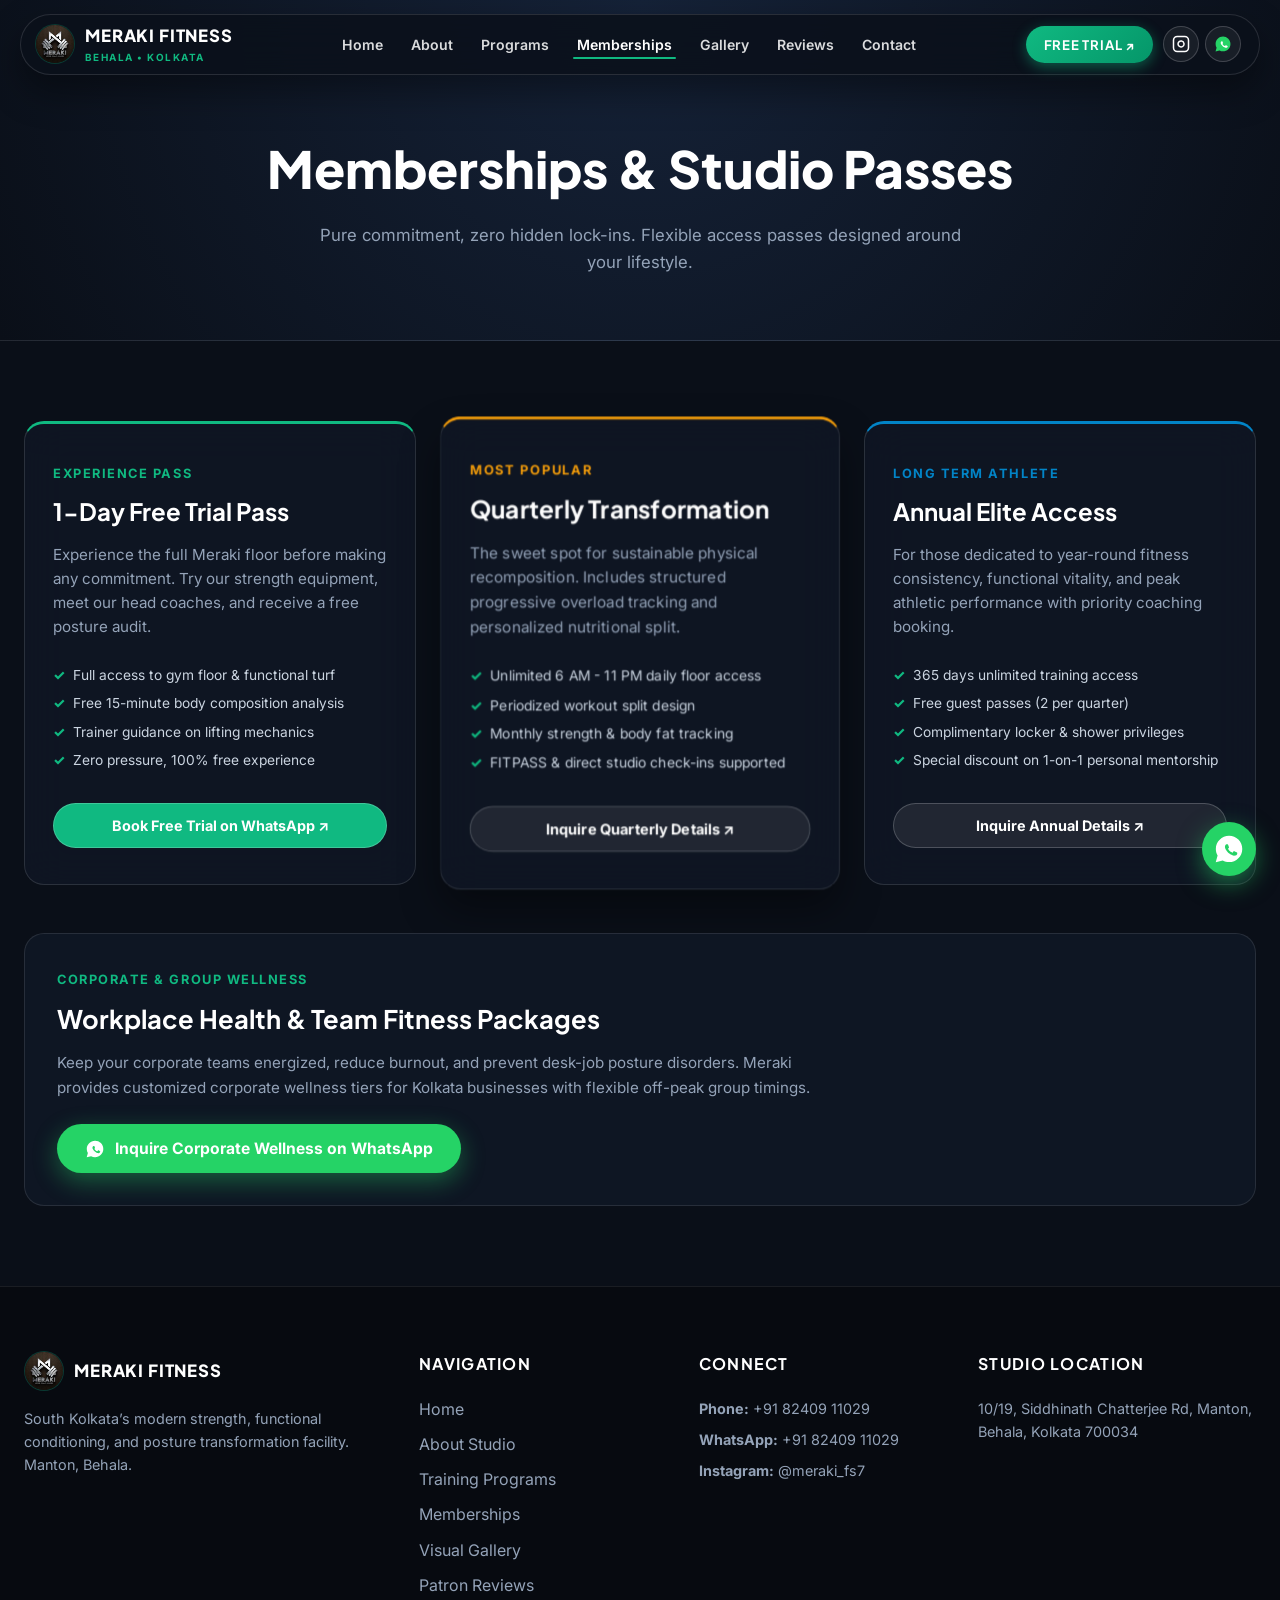
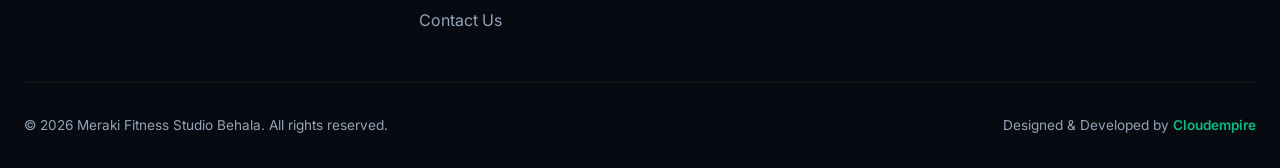
<file: memberships.html>
<!DOCTYPE html>
<html lang="en">
<head>
  <meta charset="UTF-8">
  <meta name="viewport" content="width=device-width, initial-scale=1.0">
  <title>Memberships & Packages | Meraki Fitness Studio Behala</title>
  <meta name="description" content="Explore membership options and training tiers at Meraki Fitness Studio Behala. Single Trial Passes, Quarterly Strength, Annual Elite, and 1-on-1 Personal Mentorship.">
  
  <link rel="icon" type="image/svg+xml" href="assets/images/favicon.svg">
  <link rel="icon" type="image/png" sizes="32x32" href="assets/images/favicon-32x32.png">
  <link rel="shortcut icon" href="assets/images/favicon.ico">
  <link rel="apple-touch-icon" sizes="180x180" href="assets/images/apple-touch-icon.png">

  <link rel="preconnect" href="https://fonts.googleapis.com">
  <link rel="preconnect" href="https://fonts.gstatic.com" crossorigin>
  <link href="https://fonts.googleapis.com/css2?family=Inter:wght@400;500;600;700&family=Plus+Jakarta+Sans:wght@700;800&display=swap" rel="stylesheet">

  <link rel="stylesheet" href="assets/css/style.css">
</head>
<body>

  <!-- Floating Pill Navbar -->
  <header class="site-header">
    <div class="header-inner">
      <a href="index.html" class="brand-wrapper">
        <div class="brand-logo-badge">
          <img src="assets/images/logo.jpg" alt="Meraki Logo">
        </div>
        <div class="brand-info">
          <span class="brand-title">MERAKI FITNESS</span>
          <span class="brand-sub">BEHALA • KOLKATA</span>
        </div>
      </a>

      <nav>
        <ul class="nav-links">
          <li><a href="index.html">Home</a></li>
          <li><a href="about.html">About</a></li>
          <li><a href="programs.html">Programs</a></li>
          <li><a href="memberships.html" class="active">Memberships</a></li>
          <li><a href="gallery.html">Gallery</a></li>
          <li><a href="reviews.html">Reviews</a></li>
          <li><a href="contact.html">Contact</a></li>
        </ul>
      </nav>

      <div class="header-actions">
        <a href="https://wa.me/918240911029?text=Hello%20Meraki%20Fitness%2C%20I%20would%20like%20to%20enquire%20about%20Memberships." target="_blank" rel="noopener noreferrer" class="btn-cta-pill">
          FREE TRIAL ↗
        </a>
        <div class="social-circle-icons">
          <a href="https://www.instagram.com/meraki_fs7" target="_blank" rel="noopener noreferrer" class="social-btn" aria-label="Instagram">
            <svg width="18" height="18" viewBox="0 0 24 24" fill="none" stroke="currentColor" stroke-width="2"><rect x="2" y="2" width="20" height="20" rx="5" ry="5"></rect><path d="M16 11.37A4 4 0 1 1 12.63 8 4 4 0 0 1 16 11.37z"></path><line x1="17.5" y1="6.5" x2="17.51" y2="6.5"></line></svg>
          </a>
          <a href="https://wa.me/918240911029" target="_blank" rel="noopener noreferrer" class="social-btn" aria-label="WhatsApp">
            <svg width="18" height="18" viewBox="0 0 24 24">
              <path fill="#25D366" d="M12.04 2c-5.46 0-9.91 4.45-9.91 9.91 0 1.75.46 3.45 1.32 4.95L2.05 22l5.25-1.38c1.45.79 3.08 1.21 4.74 1.21 5.46 0 9.91-4.45 9.91-9.91 0-2.65-1.03-5.14-2.9-7.01A9.816 9.816 0 0 0 12.04 2z"/>
              <path fill="#FFFFFF" d="M17.52 14.33c-.22-.11-1.3-.64-1.5-.71-.2-.07-.35-.11-.5.11-.15.22-.58.71-.71.86-.13.15-.26.17-.48.06-.22-.11-.93-.34-1.77-1.09-.65-.58-1.09-1.3-1.22-1.52-.13-.22-.01-.34.1-.45.1-.1.22-.26.33-.39.11-.13.15-.22.22-.37.07-.15.04-.28-.02-.39s-.5-1.21-.69-1.66c-.18-.43-.37-.37-.5-.38l-.43-.01c-.15 0-.39.06-.6.28-.21.22-.8.78-.8 1.9s.82 2.2 1 2.37c.18.17 1.61 2.46 3.9 3.45.54.23.97.37 1.3.48.55.17 1.05.15 1.45.09.44-.07 1.3-.53 1.48-1.05.18-.51.18-.95.13-1.05-.05-.1-.19-.16-.41-.27z"/>
            </svg>
          </a>
        </div>
        <button class="nav-toggle-btn" aria-label="Toggle navigation menu" aria-expanded="false">
          <svg width="24" height="24" viewBox="0 0 24 24" fill="none" stroke="currentColor" stroke-width="2"><path d="M4 6h16M4 12h16M4 18h16"/></svg>
        </button>
      </div>
    </div>
  </header>

  <!-- Mobile Drawer Menu -->
  <div class="mobile-nav-drawer">
    <a href="index.html" class="mobile-nav-link">Home</a>
    <a href="about.html" class="mobile-nav-link">About Studio</a>
    <a href="programs.html" class="mobile-nav-link">Training Programs</a>
    <a href="memberships.html" class="mobile-nav-link">Memberships & Packages</a>
    <a href="gallery.html" class="mobile-nav-link">Visual Gallery</a>
    <a href="reviews.html" class="mobile-nav-link">Google Reviews</a>
    <a href="contact.html" class="mobile-nav-link">Contact & Location</a>
  </div>

  <!-- Subpage Banner -->
  <div class="subpage-banner">
    <h1>Memberships & Studio Passes</h1>
    <p>Pure commitment, zero hidden lock-ins. Flexible access passes designed around your lifestyle.</p>
  </div>

  <main class="section">
    <div class="abstract-cards-grid">
      <!-- Tier 1 -->
      <div class="glass-card" style="border-top: 3px solid var(--color-primary);">
        <span class="section-tag">Experience Pass</span>
        <h3 class="card-title" style="font-size: 1.5rem;">1-Day Free Trial Pass</h3>
        <p class="card-text" style="margin-bottom: 1.5rem;">Experience the full Meraki floor before making any commitment. Try our strength equipment, meet our head coaches, and receive a free posture audit.</p>
        <ul class="program-specs-list" style="margin-bottom: 2rem;">
          <li>Full access to gym floor & functional turf</li>
          <li>Free 15-minute body composition analysis</li>
          <li>Trainer guidance on lifting mechanics</li>
          <li>Zero pressure, 100% free experience</li>
        </ul>
        <a href="https://wa.me/918240911029?text=Hello%20Meraki%20Fitness%2C%20I%20would%20like%20to%20book%20my%201-Day%20Free%20Trial%20Pass." target="_blank" rel="noopener noreferrer" class="btn-card-inquire" style="background: var(--color-primary); color: #ffffff;">
          Book Free Trial on WhatsApp ↗
        </a>
      </div>

      <!-- Tier 2 -->
      <div class="glass-card" style="border-top: 3px solid var(--color-accent); transform: scale(1.02); box-shadow: 0 20px 40px rgba(0, 0, 0, 0.4);">
        <span class="section-tag" style="color: var(--color-accent);">Most Popular</span>
        <h3 class="card-title" style="font-size: 1.5rem;">Quarterly Transformation</h3>
        <p class="card-text" style="margin-bottom: 1.5rem;">The sweet spot for sustainable physical recomposition. Includes structured progressive overload tracking and personalized nutritional split.</p>
        <ul class="program-specs-list" style="margin-bottom: 2rem;">
          <li>Unlimited 6 AM - 11 PM daily floor access</li>
          <li>Periodized workout split design</li>
          <li>Monthly strength & body fat tracking</li>
          <li>FITPASS & direct studio check-ins supported</li>
        </ul>
        <a href="https://wa.me/918240911029?text=Hello%20Meraki%20Fitness%2C%20I%20would%20like%20to%20enquire%20about%20the%20Quarterly%20Transformation%20Pass." target="_blank" rel="noopener noreferrer" class="btn-card-inquire">
          Inquire Quarterly Details ↗
        </a>
      </div>

      <!-- Tier 3 -->
      <div class="glass-card" style="border-top: 3px solid #0284c7;">
        <span class="section-tag" style="color: #0284c7;">Long Term Athlete</span>
        <h3 class="card-title" style="font-size: 1.5rem;">Annual Elite Access</h3>
        <p class="card-text" style="margin-bottom: 1.5rem;">For those dedicated to year-round fitness consistency, functional vitality, and peak athletic performance with priority coaching booking.</p>
        <ul class="program-specs-list" style="margin-bottom: 2rem;">
          <li>365 days unlimited training access</li>
          <li>Free guest passes (2 per quarter)</li>
          <li>Complimentary locker & shower privileges</li>
          <li>Special discount on 1-on-1 personal mentorship</li>
        </ul>
        <a href="https://wa.me/918240911029?text=Hello%20Meraki%20Fitness%2C%20I%20would%20like%20to%20enquire%20about%20the%20Annual%20Elite%20Access%20Pass." target="_blank" rel="noopener noreferrer" class="btn-card-inquire">
          Inquire Annual Details ↗
        </a>
      </div>
    </div>

    <!-- Corporate & Group Section -->
    <div class="bento-card" style="margin-top: 3rem;">
      <div>
        <span class="section-tag">Corporate & Group Wellness</span>
        <h3 class="card-title" style="font-size: 1.6rem;">Workplace Health & Team Fitness Packages</h3>
        <p class="card-text" style="max-width: 800px; margin-bottom: 1.5rem;">
          Keep your corporate teams energized, reduce burnout, and prevent desk-job posture disorders. Meraki provides customized corporate wellness tiers for Kolkata businesses with flexible off-peak group timings.
        </p>
      </div>
      <a href="https://wa.me/918240911029?text=Hello%20Meraki%20Fitness%2C%20I%20am%20inquiring%20about%20Corporate%20Wellness%20%26%20Group%20Training%20packages." target="_blank" rel="noopener noreferrer" class="btn-hero-primary" style="align-self: flex-start;">
        <svg width="20" height="20" viewBox="0 0 24 24">
          <path fill="#FFFFFF" d="M12.04 2c-5.46 0-9.91 4.45-9.91 9.91 0 1.75.46 3.45 1.32 4.95L2.05 22l5.25-1.38c1.45.79 3.08 1.21 4.74 1.21 5.46 0 9.91-4.45 9.91-9.91 0-2.65-1.03-5.14-2.9-7.01A9.816 9.816 0 0 0 12.04 2z"/>
          <path fill="#25D366" d="M17.52 14.33c-.22-.11-1.3-.64-1.5-.71-.2-.07-.35-.11-.5.11-.15.22-.58.71-.71.86-.13.15-.26.17-.48.06-.22-.11-.93-.34-1.77-1.09-.65-.58-1.09-1.3-1.22-1.52-.13-.22-.01-.34.1-.45.1-.1.22-.26.33-.39.11-.13.15-.22.22-.37.07-.15.04-.28-.02-.39s-.5-1.21-.69-1.66c-.18-.43-.37-.37-.5-.38l-.43-.01c-.15 0-.39.06-.6.28-.21.22-.8.78-.8 1.9s.82 2.2 1 2.37c.18.17 1.61 2.46 3.9 3.45.54.23.97.37 1.3.48.55.17 1.05.15 1.45.09.44-.07 1.3-.53 1.48-1.05.18-.51.18-.95.13-1.05-.05-.1-.19-.16-.41-.27z"/>
        </svg>
        Inquire Corporate Wellness on WhatsApp
      </a>
    </div>
  </main>

  <!-- Floating WhatsApp CTA Button -->
  <a href="https://wa.me/918240911029?text=Hello%20Meraki%20Fitness%20Studio%2C%20I%20would%20like%20to%20enquire%20about%20a%20Free%20Trial." target="_blank" rel="noopener noreferrer" class="floating-wa-btn" aria-label="Chat on WhatsApp">
    <svg width="32" height="32" viewBox="0 0 24 24">
      <path fill="#FFFFFF" d="M12.04 2c-5.46 0-9.91 4.45-9.91 9.91 0 1.75.46 3.45 1.32 4.95L2.05 22l5.25-1.38c1.45.79 3.08 1.21 4.74 1.21 5.46 0 9.91-4.45 9.91-9.91 0-2.65-1.03-5.14-2.9-7.01A9.816 9.816 0 0 0 12.04 2z"/>
      <path fill="#25D366" d="M17.52 14.33c-.22-.11-1.3-.64-1.5-.71-.2-.07-.35-.11-.5.11-.15.22-.58.71-.71.86-.13.15-.26.17-.48.06-.22-.11-.93-.34-1.77-1.09-.65-.58-1.09-1.3-1.22-1.52-.13-.22-.01-.34.1-.45.1-.1.22-.26.33-.39.11-.13.15-.22.22-.37.07-.15.04-.28-.02-.39s-.5-1.21-.69-1.66c-.18-.43-.37-.37-.5-.38l-.43-.01c-.15 0-.39.06-.6.28-.21.22-.8.78-.8 1.9s.82 2.2 1 2.37c.18.17 1.61 2.46 3.9 3.45.54.23.97.37 1.3.48.55.17 1.05.15 1.45.09.44-.07 1.3-.53 1.48-1.05.18-.51.18-.95.13-1.05-.05-.1-.19-.16-.41-.27z"/>
    </svg>
  </a>

  <!-- Footer -->
  <footer class="site-footer">
    <div class="footer-inner">
      <div class="footer-col">
        <div class="brand-wrapper" style="margin-bottom: 1rem;">
          <div class="brand-logo-badge">
            <img src="assets/images/logo.jpg" alt="Meraki Logo">
          </div>
          <span class="brand-title">MERAKI FITNESS</span>
        </div>
        <p style="font-size: 0.9rem; line-height: 1.6;">
          South Kolkata’s modern strength, functional conditioning, and posture transformation facility. Manton, Behala.
        </p>
      </div>

      <div class="footer-col">
        <h4>Navigation</h4>
        <ul>
          <li><a href="index.html">Home</a></li>
          <li><a href="about.html">About Studio</a></li>
          <li><a href="programs.html">Training Programs</a></li>
          <li><a href="memberships.html">Memberships</a></li>
          <li><a href="gallery.html">Visual Gallery</a></li>
          <li><a href="reviews.html">Patron Reviews</a></li>
          <li><a href="contact.html">Contact Us</a></li>
        </ul>
      </div>

      <div class="footer-col">
        <h4>Connect</h4>
        <p style="font-size: 0.9rem; margin-bottom: 0.5rem;">
          <strong>Phone:</strong> <a href="tel:+918240911029">+91 82409 11029</a>
        </p>
        <p style="font-size: 0.9rem; margin-bottom: 0.5rem;">
          <strong>WhatsApp:</strong> <a href="https://wa.me/918240911029" target="_blank" rel="noopener noreferrer">+91 82409 11029</a>
        </p>
        <p style="font-size: 0.9rem;">
          <strong>Instagram:</strong> <a href="https://www.instagram.com/meraki_fs7" target="_blank" rel="noopener noreferrer">@meraki_fs7</a>
        </p>
      </div>

      <div class="footer-col">
        <h4>Studio Location</h4>
        <p style="font-size: 0.9rem; line-height: 1.6;">
          10/19, Siddhinath Chatterjee Rd, Manton, Behala, Kolkata 700034
        </p>
      </div>
    </div>

    <div class="footer-bottom">
      <div>© 2026 Meraki Fitness Studio Behala. All rights reserved.</div>
      <div>Designed & Developed by <a href="https://cloudempiretech.github.io/" target="_blank" rel="noopener noreferrer">Cloudempire</a></div>
    </div>
  </footer>

  <script src="assets/js/main.js"></script>
</body>
</html>
</file>
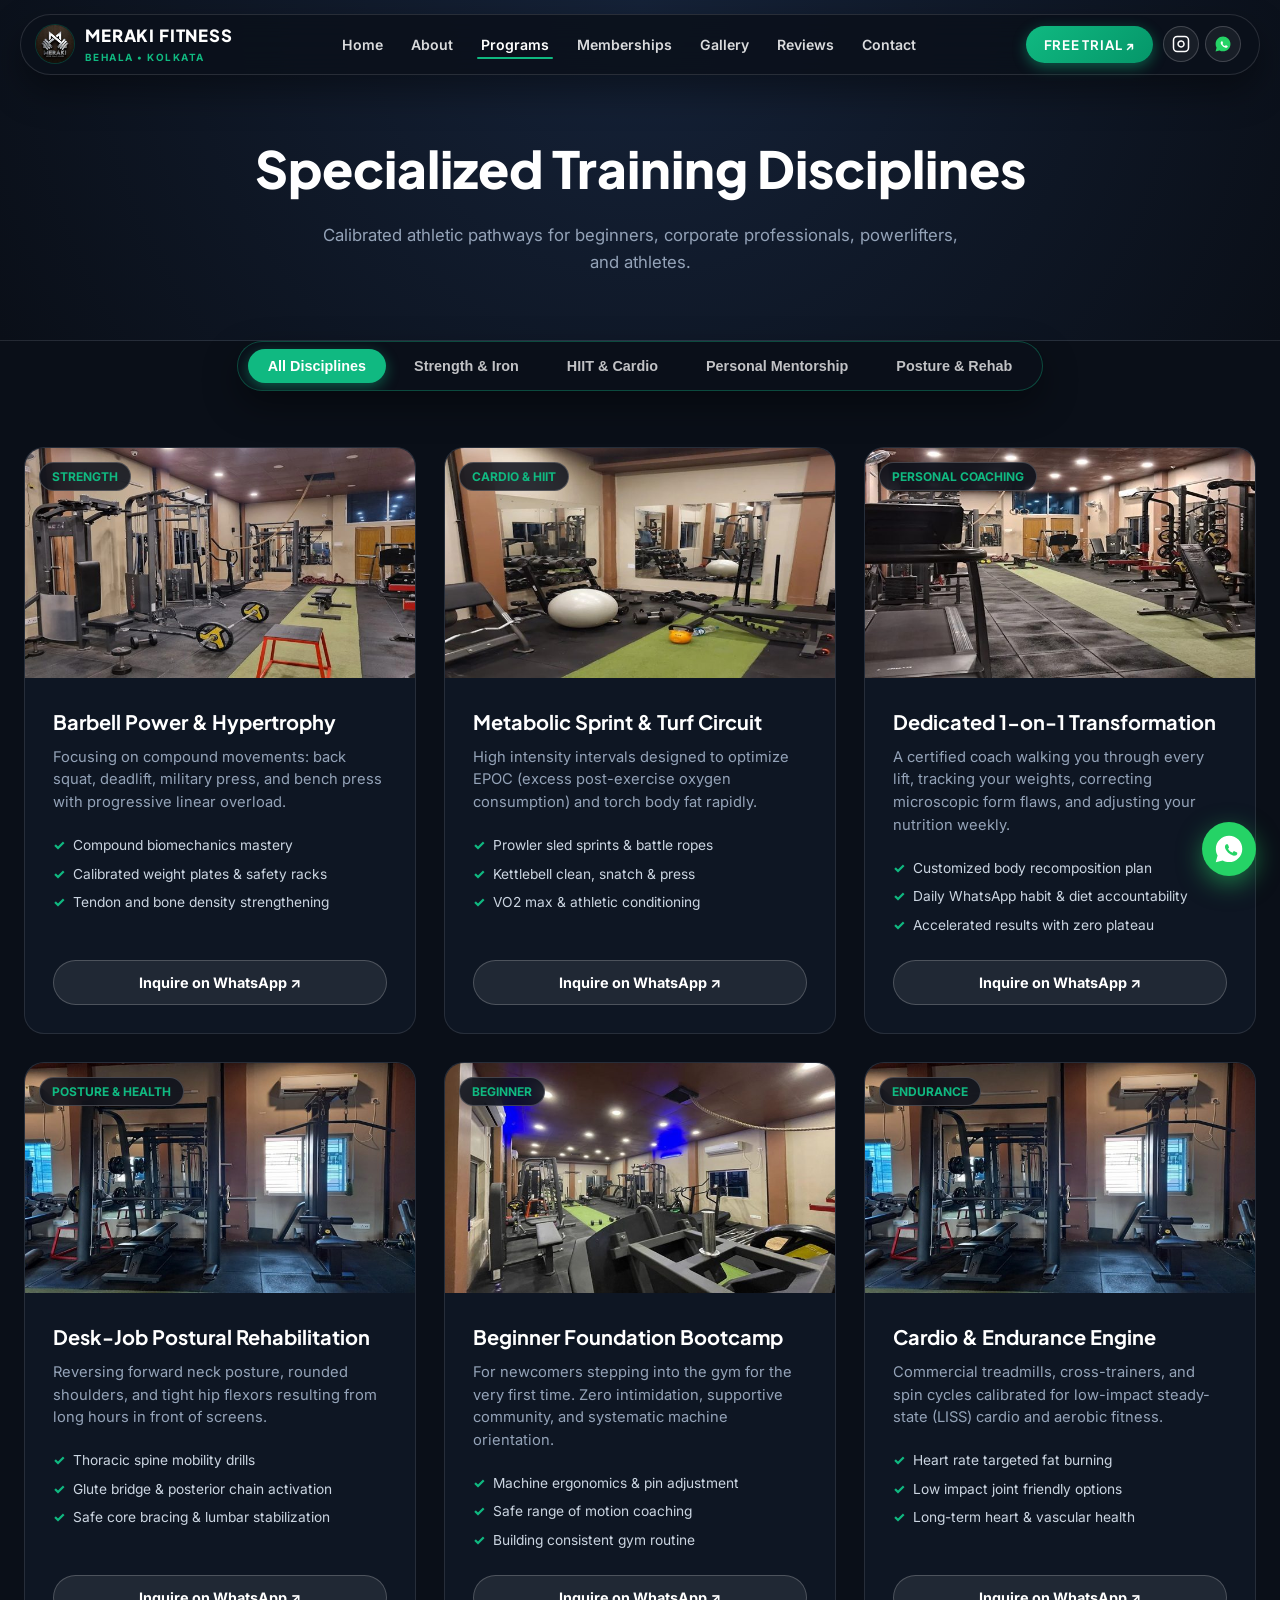
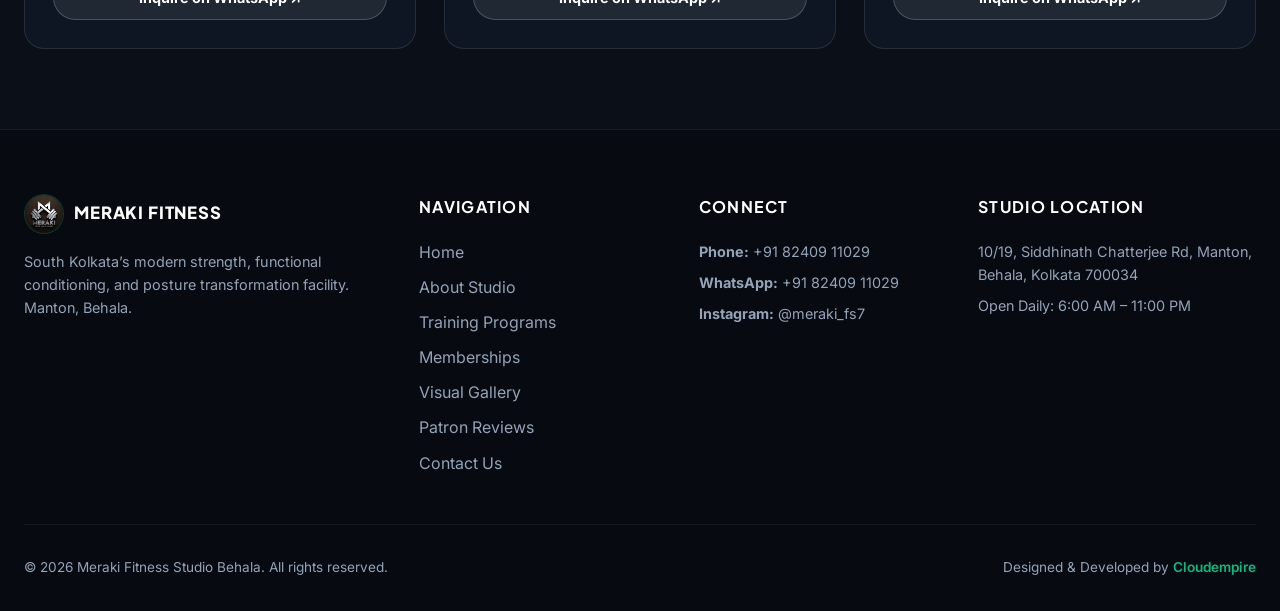
<file: programs.html>
<!DOCTYPE html>
<html lang="en">
<head>
  <meta charset="UTF-8">
  <meta name="viewport" content="width=device-width, initial-scale=1.0">
  <title>Training Programs | Meraki Fitness Studio Behala Kolkata</title>
  <meta name="description" content="Explore training programs at Meraki Fitness Studio Behala: Strength & Hypertrophy, HIIT & Cardio, 1-on-1 Personal Training, Posture Rehab, and Functional Turf Conditioning.">
  
  <link rel="icon" type="image/svg+xml" href="assets/images/favicon.svg">
  <link rel="icon" type="image/png" sizes="32x32" href="assets/images/favicon-32x32.png">
  <link rel="shortcut icon" href="assets/images/favicon.ico">
  <link rel="apple-touch-icon" sizes="180x180" href="assets/images/apple-touch-icon.png">

  <link rel="preconnect" href="https://fonts.googleapis.com">
  <link rel="preconnect" href="https://fonts.gstatic.com" crossorigin>
  <link href="https://fonts.googleapis.com/css2?family=Inter:wght@400;500;600;700&family=Plus+Jakarta+Sans:wght@700;800&display=swap" rel="stylesheet">

  <link rel="stylesheet" href="assets/css/style.css">
</head>
<body>

  <!-- Floating Pill Navbar -->
  <header class="site-header">
    <div class="header-inner">
      <a href="index.html" class="brand-wrapper">
        <div class="brand-logo-badge">
          <img src="assets/images/logo.jpg" alt="Meraki Logo">
        </div>
        <div class="brand-info">
          <span class="brand-title">MERAKI FITNESS</span>
          <span class="brand-sub">BEHALA • KOLKATA</span>
        </div>
      </a>

      <nav>
        <ul class="nav-links">
          <li><a href="index.html">Home</a></li>
          <li><a href="about.html">About</a></li>
          <li><a href="programs.html" class="active">Programs</a></li>
          <li><a href="memberships.html">Memberships</a></li>
          <li><a href="gallery.html">Gallery</a></li>
          <li><a href="reviews.html">Reviews</a></li>
          <li><a href="contact.html">Contact</a></li>
        </ul>
      </nav>

      <div class="header-actions">
        <a href="https://wa.me/918240911029?text=Hello%20Meraki%20Fitness%2C%20I%20would%20like%20to%20enquire%20about%20your%20training%20programs." target="_blank" rel="noopener noreferrer" class="btn-cta-pill">
          FREE TRIAL ↗
        </a>
        <div class="social-circle-icons">
          <a href="https://www.instagram.com/meraki_fs7" target="_blank" rel="noopener noreferrer" class="social-btn" aria-label="Instagram">
            <svg width="18" height="18" viewBox="0 0 24 24" fill="none" stroke="currentColor" stroke-width="2"><rect x="2" y="2" width="20" height="20" rx="5" ry="5"></rect><path d="M16 11.37A4 4 0 1 1 12.63 8 4 4 0 0 1 16 11.37z"></path><line x1="17.5" y1="6.5" x2="17.51" y2="6.5"></line></svg>
          </a>
          <a href="https://wa.me/918240911029" target="_blank" rel="noopener noreferrer" class="social-btn" aria-label="WhatsApp">
            <svg width="18" height="18" viewBox="0 0 24 24">
              <path fill="#25D366" d="M12.04 2c-5.46 0-9.91 4.45-9.91 9.91 0 1.75.46 3.45 1.32 4.95L2.05 22l5.25-1.38c1.45.79 3.08 1.21 4.74 1.21 5.46 0 9.91-4.45 9.91-9.91 0-2.65-1.03-5.14-2.9-7.01A9.816 9.816 0 0 0 12.04 2z"/>
              <path fill="#FFFFFF" d="M17.52 14.33c-.22-.11-1.3-.64-1.5-.71-.2-.07-.35-.11-.5.11-.15.22-.58.71-.71.86-.13.15-.26.17-.48.06-.22-.11-.93-.34-1.77-1.09-.65-.58-1.09-1.3-1.22-1.52-.13-.22-.01-.34.1-.45.1-.1.22-.26.33-.39.11-.13.15-.22.22-.37.07-.15.04-.28-.02-.39s-.5-1.21-.69-1.66c-.18-.43-.37-.37-.5-.38l-.43-.01c-.15 0-.39.06-.6.28-.21.22-.8.78-.8 1.9s.82 2.2 1 2.37c.18.17 1.61 2.46 3.9 3.45.54.23.97.37 1.3.48.55.17 1.05.15 1.45.09.44-.07 1.3-.53 1.48-1.05.18-.51.18-.95.13-1.05-.05-.1-.19-.16-.41-.27z"/>
            </svg>
          </a>
        </div>
        <button class="nav-toggle-btn" aria-label="Toggle navigation menu" aria-expanded="false">
          <svg width="24" height="24" viewBox="0 0 24 24" fill="none" stroke="currentColor" stroke-width="2"><path d="M4 6h16M4 12h16M4 18h16"/></svg>
        </button>
      </div>
    </div>
  </header>

  <!-- Mobile Drawer Menu -->
  <div class="mobile-nav-drawer">
    <a href="index.html" class="mobile-nav-link">Home</a>
    <a href="about.html" class="mobile-nav-link">About Studio</a>
    <a href="programs.html" class="mobile-nav-link">Training Programs</a>
    <a href="memberships.html" class="mobile-nav-link">Memberships & Packages</a>
    <a href="gallery.html" class="mobile-nav-link">Visual Gallery</a>
    <a href="reviews.html" class="mobile-nav-link">Google Reviews</a>
    <a href="contact.html" class="mobile-nav-link">Contact & Location</a>
  </div>

  <!-- Subpage Banner -->
  <div class="subpage-banner">
    <h1>Specialized Training Disciplines</h1>
    <p>Calibrated athletic pathways for beginners, corporate professionals, powerlifters, and athletes.</p>
  </div>

  <!-- Sticky Horizontal Filter Rail -->
  <div class="filter-rail-sticky-wrapper">
    <div class="portfolio-filter">
      <button class="filter-btn active" data-filter="all">All Disciplines</button>
      <button class="filter-btn" data-filter="strength">Strength & Iron</button>
      <button class="filter-btn" data-filter="hiit">HIIT & Cardio</button>
      <button class="filter-btn" data-filter="personal">Personal Mentorship</button>
      <button class="filter-btn" data-filter="rehab">Posture & Rehab</button>
    </div>
  </div>

  <!-- Programs Catalog Grid -->
  <main class="section" style="padding-top: 1rem;">
    <div class="programs-grid">
      <!-- 1 -->
      <div class="program-card" data-category="strength">
        <div class="program-thumb">
          <img src="assets/images/strength_zone.jpg" alt="Barbell Power & Hypertrophy" loading="lazy" decoding="async">
          <span class="program-tag-badge">Strength</span>
        </div>
        <div class="program-body">
          <div>
            <h3 class="program-title">Barbell Power & Hypertrophy</h3>
            <p class="program-desc">Focusing on compound movements: back squat, deadlift, military press, and bench press with progressive linear overload.</p>
            <ul class="program-specs-list">
              <li>Compound biomechanics mastery</li>
              <li>Calibrated weight plates & safety racks</li>
              <li>Tendon and bone density strengthening</li>
            </ul>
          </div>
          <a href="https://wa.me/918240911029?text=Hello%20Meraki%20Fitness%2C%20I%20am%20inquiring%20about%20the%20Barbell%20Power%20%26%20Hypertrophy%20Program." target="_blank" rel="noopener noreferrer" class="btn-card-inquire">
            Inquire on WhatsApp ↗
          </a>
        </div>
      </div>

      <!-- 2 -->
      <div class="program-card" data-category="hiit">
        <div class="program-thumb">
          <img src="assets/images/functional_turf.jpg" alt="Metabolic HIIT Circuit" loading="lazy" decoding="async">
          <span class="program-tag-badge">Cardio & HIIT</span>
        </div>
        <div class="program-body">
          <div>
            <h3 class="program-title">Metabolic Sprint & Turf Circuit</h3>
            <p class="program-desc">High intensity intervals designed to optimize EPOC (excess post-exercise oxygen consumption) and torch body fat rapidly.</p>
            <ul class="program-specs-list">
              <li>Prowler sled sprints & battle ropes</li>
              <li>Kettlebell clean, snatch & press</li>
              <li>VO2 max & athletic conditioning</li>
            </ul>
          </div>
          <a href="https://wa.me/918240911029?text=Hello%20Meraki%20Fitness%2C%20I%20am%20inquiring%20about%20the%20Metabolic%20Sprint%20%26%20Turf%20Circuit." target="_blank" rel="noopener noreferrer" class="btn-card-inquire">
            Inquire on WhatsApp ↗
          </a>
        </div>
      </div>

      <!-- 3 -->
      <div class="program-card" data-category="personal">
        <div class="program-thumb">
          <img src="assets/images/free_weights.jpg" alt="Dedicated 1-on-1 Transformation" loading="lazy" decoding="async">
          <span class="program-tag-badge">Personal Coaching</span>
        </div>
        <div class="program-body">
          <div>
            <h3 class="program-title">Dedicated 1-on-1 Transformation</h3>
            <p class="program-desc">A certified coach walking you through every lift, tracking your weights, correcting microscopic form flaws, and adjusting your nutrition weekly.</p>
            <ul class="program-specs-list">
              <li>Customized body recomposition plan</li>
              <li>Daily WhatsApp habit & diet accountability</li>
              <li>Accelerated results with zero plateau</li>
            </ul>
          </div>
          <a href="https://wa.me/918240911029?text=Hello%20Meraki%20Fitness%2C%20I%20am%20inquiring%20about%201-on-1%20Personal%20Coaching." target="_blank" rel="noopener noreferrer" class="btn-card-inquire">
            Inquire on WhatsApp ↗
          </a>
        </div>
      </div>

      <!-- 4 -->
      <div class="program-card" data-category="rehab">
        <div class="program-thumb">
          <img src="assets/images/cardio_zone.jpg" alt="Desk-Job Postural Rehabilitation" loading="lazy" decoding="async">
          <span class="program-tag-badge">Posture & Health</span>
        </div>
        <div class="program-body">
          <div>
            <h3 class="program-title">Desk-Job Postural Rehabilitation</h3>
            <p class="program-desc">Reversing forward neck posture, rounded shoulders, and tight hip flexors resulting from long hours in front of screens.</p>
            <ul class="program-specs-list">
              <li>Thoracic spine mobility drills</li>
              <li>Glute bridge & posterior chain activation</li>
              <li>Safe core bracing & lumbar stabilization</li>
            </ul>
          </div>
          <a href="https://wa.me/918240911029?text=Hello%20Meraki%20Fitness%2C%20I%20am%20inquiring%20about%20Postural%20Rehabilitation%20Training." target="_blank" rel="noopener noreferrer" class="btn-card-inquire">
            Inquire on WhatsApp ↗
          </a>
        </div>
      </div>

      <!-- 5 -->
      <div class="program-card" data-category="strength">
        <div class="program-thumb">
          <img src="assets/images/floor_entrance.jpg" alt="Beginner Foundation Bootcamp" loading="lazy" decoding="async">
          <span class="program-tag-badge">Beginner</span>
        </div>
        <div class="program-body">
          <div>
            <h3 class="program-title">Beginner Foundation Bootcamp</h3>
            <p class="program-desc">For newcomers stepping into the gym for the very first time. Zero intimidation, supportive community, and systematic machine orientation.</p>
            <ul class="program-specs-list">
              <li>Machine ergonomics & pin adjustment</li>
              <li>Safe range of motion coaching</li>
              <li>Building consistent gym routine</li>
            </ul>
          </div>
          <a href="https://wa.me/918240911029?text=Hello%20Meraki%20Fitness%2C%20I%20am%20inquiring%20about%20the%20Beginner%20Bootcamp." target="_blank" rel="noopener noreferrer" class="btn-card-inquire">
            Inquire on WhatsApp ↗
          </a>
        </div>
      </div>

      <!-- 6 -->
      <div class="program-card" data-category="hiit">
        <div class="program-thumb">
          <img src="assets/images/cardio_zone.jpg" alt="Cardio & Endurance Engine" loading="lazy" decoding="async">
          <span class="program-tag-badge">Endurance</span>
        </div>
        <div class="program-body">
          <div>
            <h3 class="program-title">Cardio & Endurance Engine</h3>
            <p class="program-desc">Commercial treadmills, cross-trainers, and spin cycles calibrated for low-impact steady-state (LISS) cardio and aerobic fitness.</p>
            <ul class="program-specs-list">
              <li>Heart rate targeted fat burning</li>
              <li>Low impact joint friendly options</li>
              <li>Long-term heart & vascular health</li>
            </ul>
          </div>
          <a href="https://wa.me/918240911029?text=Hello%20Meraki%20Fitness%2C%20I%20am%20inquiring%20about%20Cardio%20Endurance%20training." target="_blank" rel="noopener noreferrer" class="btn-card-inquire">
            Inquire on WhatsApp ↗
          </a>
        </div>
      </div>
    </div>
  </main>

  <!-- Floating WhatsApp CTA Button -->
  <a href="https://wa.me/918240911029?text=Hello%20Meraki%20Fitness%20Studio%2C%20I%20would%20like%20to%20enquire%20about%20a%20Free%20Trial." target="_blank" rel="noopener noreferrer" class="floating-wa-btn" aria-label="Chat on WhatsApp">
    <svg width="32" height="32" viewBox="0 0 24 24">
      <path fill="#FFFFFF" d="M12.04 2c-5.46 0-9.91 4.45-9.91 9.91 0 1.75.46 3.45 1.32 4.95L2.05 22l5.25-1.38c1.45.79 3.08 1.21 4.74 1.21 5.46 0 9.91-4.45 9.91-9.91 0-2.65-1.03-5.14-2.9-7.01A9.816 9.816 0 0 0 12.04 2z"/>
      <path fill="#25D366" d="M17.52 14.33c-.22-.11-1.3-.64-1.5-.71-.2-.07-.35-.11-.5.11-.15.22-.58.71-.71.86-.13.15-.26.17-.48.06-.22-.11-.93-.34-1.77-1.09-.65-.58-1.09-1.3-1.22-1.52-.13-.22-.01-.34.1-.45.1-.1.22-.26.33-.39.11-.13.15-.22.22-.37.07-.15.04-.28-.02-.39s-.5-1.21-.69-1.66c-.18-.43-.37-.37-.5-.38l-.43-.01c-.15 0-.39.06-.6.28-.21.22-.8.78-.8 1.9s.82 2.2 1 2.37c.18.17 1.61 2.46 3.9 3.45.54.23.97.37 1.3.48.55.17 1.05.15 1.45.09.44-.07 1.3-.53 1.48-1.05.18-.51.18-.95.13-1.05-.05-.1-.19-.16-.41-.27z"/>
    </svg>
  </a>

  <!-- Footer -->
  <footer class="site-footer">
    <div class="footer-inner">
      <div class="footer-col">
        <div class="brand-wrapper" style="margin-bottom: 1rem;">
          <div class="brand-logo-badge">
            <img src="assets/images/logo.jpg" alt="Meraki Logo">
          </div>
          <span class="brand-title">MERAKI FITNESS</span>
        </div>
        <p style="font-size: 0.9rem; line-height: 1.6;">
          South Kolkata’s modern strength, functional conditioning, and posture transformation facility. Manton, Behala.
        </p>
      </div>

      <div class="footer-col">
        <h4>Navigation</h4>
        <ul>
          <li><a href="index.html">Home</a></li>
          <li><a href="about.html">About Studio</a></li>
          <li><a href="programs.html">Training Programs</a></li>
          <li><a href="memberships.html">Memberships</a></li>
          <li><a href="gallery.html">Visual Gallery</a></li>
          <li><a href="reviews.html">Patron Reviews</a></li>
          <li><a href="contact.html">Contact Us</a></li>
        </ul>
      </div>

      <div class="footer-col">
        <h4>Connect</h4>
        <p style="font-size: 0.9rem; margin-bottom: 0.5rem;">
          <strong>Phone:</strong> <a href="tel:+918240911029">+91 82409 11029</a>
        </p>
        <p style="font-size: 0.9rem; margin-bottom: 0.5rem;">
          <strong>WhatsApp:</strong> <a href="https://wa.me/918240911029" target="_blank" rel="noopener noreferrer">+91 82409 11029</a>
        </p>
        <p style="font-size: 0.9rem;">
          <strong>Instagram:</strong> <a href="https://www.instagram.com/meraki_fs7" target="_blank" rel="noopener noreferrer">@meraki_fs7</a>
        </p>
      </div>

      <div class="footer-col">
        <h4>Studio Location</h4>
        <p style="font-size: 0.9rem; line-height: 1.6;">
          10/19, Siddhinath Chatterjee Rd, Manton, Behala, Kolkata 700034
        </p>
        <p style="font-size: 0.9rem; margin-top: 0.5rem;">
          Open Daily: 6:00 AM – 11:00 PM
        </p>
      </div>
    </div>

    <div class="footer-bottom">
      <div>© 2026 Meraki Fitness Studio Behala. All rights reserved.</div>
      <div>Designed & Developed by <a href="https://cloudempire.tech/" target="_blank" rel="noopener noreferrer">Cloudempire</a></div>
    </div>
  </footer>

  <script src="assets/js/main.js"></script>
</body>
</html>
</file>
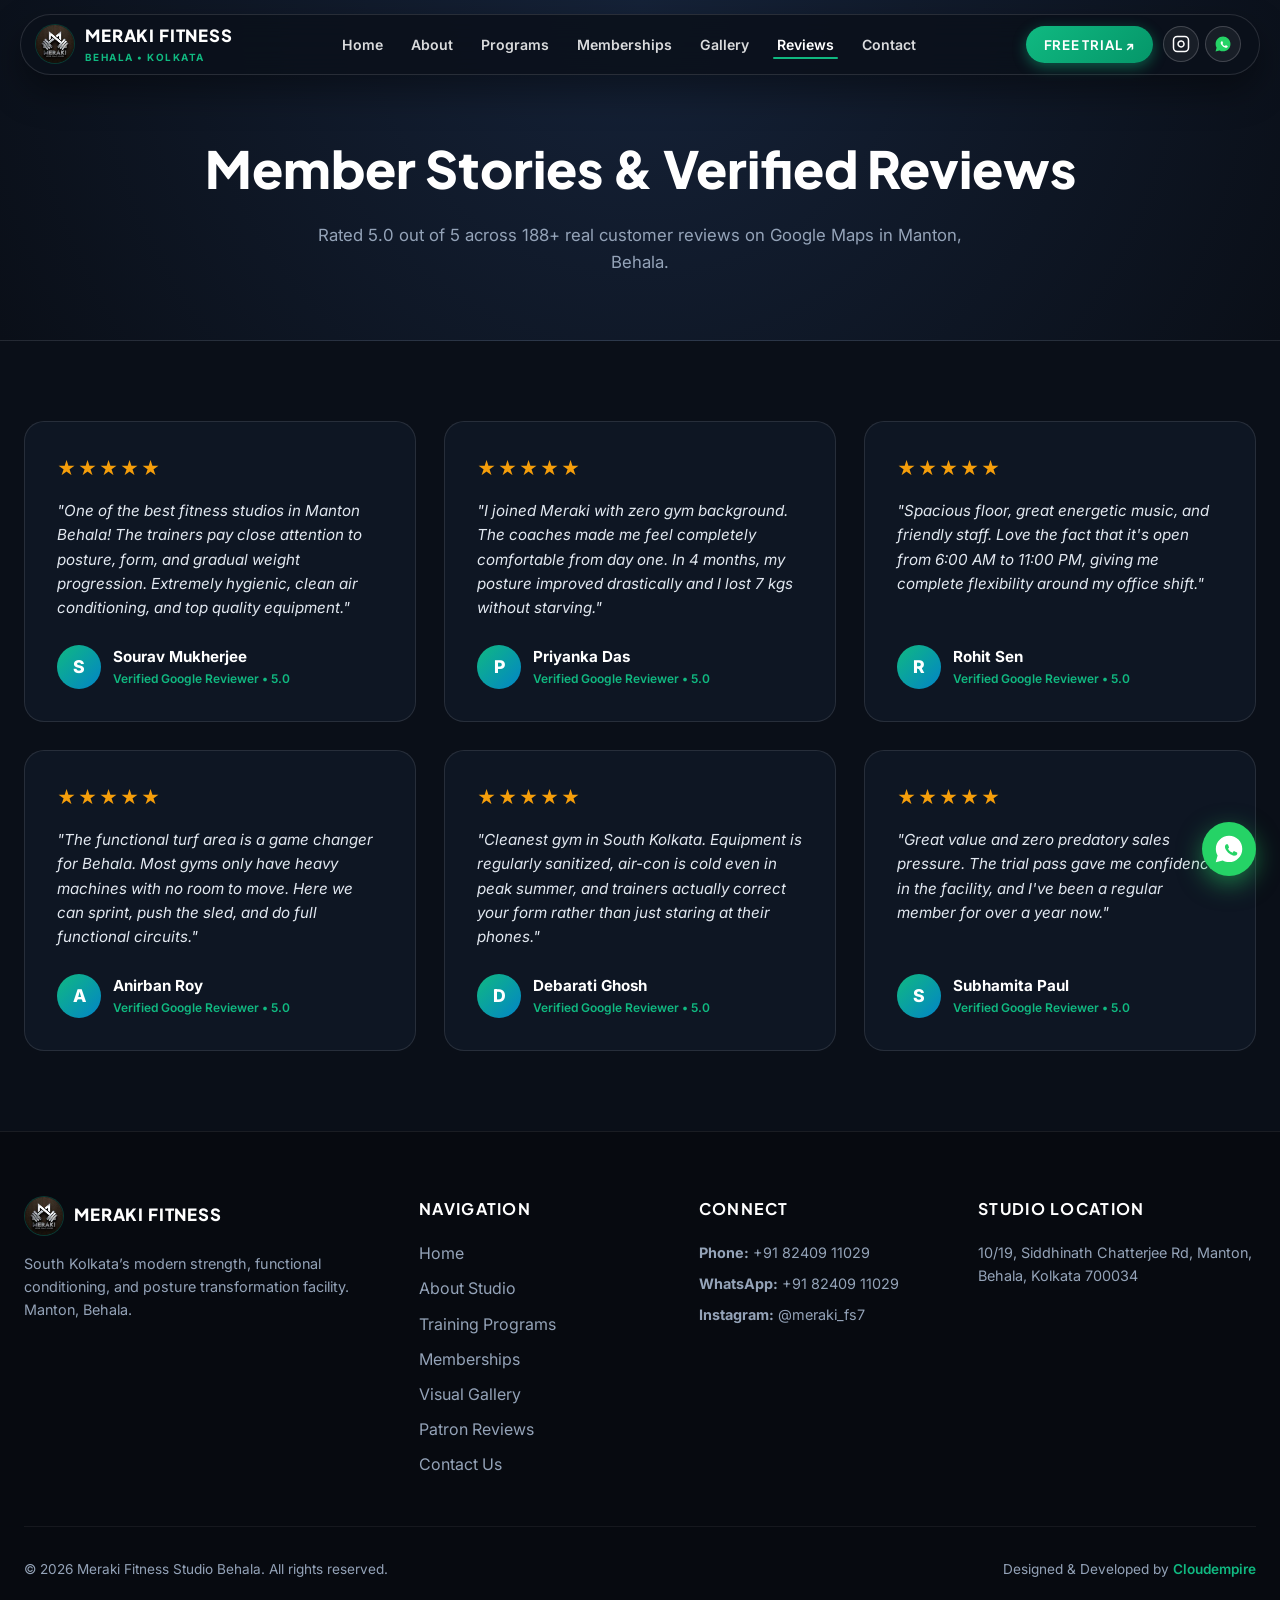
<file: reviews.html>
<!DOCTYPE html>
<html lang="en">
<head>
  <meta charset="UTF-8">
  <meta name="viewport" content="width=device-width, initial-scale=1.0">
  <title>Patron Reviews & Proof | Meraki Fitness Studio Behala</title>
  <meta name="description" content="Verified Google Maps reviews and member transformation stories for Meraki Fitness Studio in Manton, Behala, Kolkata. 5.0 Star rated gym.">
  
  <link rel="icon" type="image/svg+xml" href="assets/images/favicon.svg">
  <link rel="icon" type="image/png" sizes="32x32" href="assets/images/favicon-32x32.png">
  <link rel="shortcut icon" href="assets/images/favicon.ico">
  <link rel="apple-touch-icon" sizes="180x180" href="assets/images/apple-touch-icon.png">

  <link rel="preconnect" href="https://fonts.googleapis.com">
  <link rel="preconnect" href="https://fonts.gstatic.com" crossorigin>
  <link href="https://fonts.googleapis.com/css2?family=Inter:wght@400;500;600;700&family=Plus+Jakarta+Sans:wght@700;800&display=swap" rel="stylesheet">

  <link rel="stylesheet" href="assets/css/style.css">
</head>
<body>

  <!-- Floating Pill Navbar -->
  <header class="site-header">
    <div class="header-inner">
      <a href="index.html" class="brand-wrapper">
        <div class="brand-logo-badge">
          <img src="assets/images/logo.jpg" alt="Meraki Logo">
        </div>
        <div class="brand-info">
          <span class="brand-title">MERAKI FITNESS</span>
          <span class="brand-sub">BEHALA • KOLKATA</span>
        </div>
      </a>

      <nav>
        <ul class="nav-links">
          <li><a href="index.html">Home</a></li>
          <li><a href="about.html">About</a></li>
          <li><a href="programs.html">Programs</a></li>
          <li><a href="memberships.html">Memberships</a></li>
          <li><a href="gallery.html">Gallery</a></li>
          <li><a href="reviews.html" class="active">Reviews</a></li>
          <li><a href="contact.html">Contact</a></li>
        </ul>
      </nav>

      <div class="header-actions">
        <a href="https://wa.me/918240911029?text=Hello%20Meraki%20Fitness%2C%20I%20saw%20your%20patron%20reviews%20and%20would%20like%20to%20book%20a%20trial." target="_blank" rel="noopener noreferrer" class="btn-cta-pill">
          FREE TRIAL ↗
        </a>
        <div class="social-circle-icons">
          <a href="https://www.instagram.com/meraki_fs7" target="_blank" rel="noopener noreferrer" class="social-btn" aria-label="Instagram">
            <svg width="18" height="18" viewBox="0 0 24 24" fill="none" stroke="currentColor" stroke-width="2"><rect x="2" y="2" width="20" height="20" rx="5" ry="5"></rect><path d="M16 11.37A4 4 0 1 1 12.63 8 4 4 0 0 1 16 11.37z"></path><line x1="17.5" y1="6.5" x2="17.51" y2="6.5"></line></svg>
          </a>
          <a href="https://wa.me/918240911029" target="_blank" rel="noopener noreferrer" class="social-btn" aria-label="WhatsApp">
            <svg width="18" height="18" viewBox="0 0 24 24">
              <path fill="#25D366" d="M12.04 2c-5.46 0-9.91 4.45-9.91 9.91 0 1.75.46 3.45 1.32 4.95L2.05 22l5.25-1.38c1.45.79 3.08 1.21 4.74 1.21 5.46 0 9.91-4.45 9.91-9.91 0-2.65-1.03-5.14-2.9-7.01A9.816 9.816 0 0 0 12.04 2z"/>
              <path fill="#FFFFFF" d="M17.52 14.33c-.22-.11-1.3-.64-1.5-.71-.2-.07-.35-.11-.5.11-.15.22-.58.71-.71.86-.13.15-.26.17-.48.06-.22-.11-.93-.34-1.77-1.09-.65-.58-1.09-1.3-1.22-1.52-.13-.22-.01-.34.1-.45.1-.1.22-.26.33-.39.11-.13.15-.22.22-.37.07-.15.04-.28-.02-.39s-.5-1.21-.69-1.66c-.18-.43-.37-.37-.5-.38l-.43-.01c-.15 0-.39.06-.6.28-.21.22-.8.78-.8 1.9s.82 2.2 1 2.37c.18.17 1.61 2.46 3.9 3.45.54.23.97.37 1.3.48.55.17 1.05.15 1.45.09.44-.07 1.3-.53 1.48-1.05.18-.51.18-.95.13-1.05-.05-.1-.19-.16-.41-.27z"/>
            </svg>
          </a>
        </div>
        <button class="nav-toggle-btn" aria-label="Toggle navigation menu" aria-expanded="false">
          <svg width="24" height="24" viewBox="0 0 24 24" fill="none" stroke="currentColor" stroke-width="2"><path d="M4 6h16M4 12h16M4 18h16"/></svg>
        </button>
      </div>
    </div>
  </header>

  <!-- Mobile Drawer Menu -->
  <div class="mobile-nav-drawer">
    <a href="index.html" class="mobile-nav-link">Home</a>
    <a href="about.html" class="mobile-nav-link">About Studio</a>
    <a href="programs.html" class="mobile-nav-link">Training Programs</a>
    <a href="memberships.html" class="mobile-nav-link">Memberships & Packages</a>
    <a href="gallery.html" class="mobile-nav-link">Visual Gallery</a>
    <a href="reviews.html" class="mobile-nav-link">Google Reviews</a>
    <a href="contact.html" class="mobile-nav-link">Contact & Location</a>
  </div>

  <!-- Subpage Banner -->
  <div class="subpage-banner">
    <h1>Member Stories & Verified Reviews</h1>
    <p>Rated 5.0 out of 5 across 188+ real customer reviews on Google Maps in Manton, Behala.</p>
  </div>

  <main class="section">
    <div class="reviews-grid">
      <!-- 1 -->
      <div class="review-card">
        <div>
          <div class="review-stars">★★★★★</div>
          <p class="review-text">
            "One of the best fitness studios in Manton Behala! The trainers pay close attention to posture, form, and gradual weight progression. Extremely hygienic, clean air conditioning, and top quality equipment."
          </p>
        </div>
        <div class="reviewer-meta">
          <div class="reviewer-avatar">S</div>
          <div>
            <div class="reviewer-name">Sourav Mukherjee</div>
            <div class="reviewer-badge">Verified Google Reviewer • 5.0</div>
          </div>
        </div>
      </div>

      <!-- 2 -->
      <div class="review-card">
        <div>
          <div class="review-stars">★★★★★</div>
          <p class="review-text">
            "I joined Meraki with zero gym background. The coaches made me feel completely comfortable from day one. In 4 months, my posture improved drastically and I lost 7 kgs without starving."
          </p>
        </div>
        <div class="reviewer-meta">
          <div class="reviewer-avatar">P</div>
          <div>
            <div class="reviewer-name">Priyanka Das</div>
            <div class="reviewer-badge">Verified Google Reviewer • 5.0</div>
          </div>
        </div>
      </div>

      <!-- 3 -->
      <div class="review-card">
        <div>
          <div class="review-stars">★★★★★</div>
          <p class="review-text">
            "Spacious floor, great energetic music, and friendly staff. Love the fact that it's open from 6:00 AM to 11:00 PM, giving me complete flexibility around my office shift."
          </p>
        </div>
        <div class="reviewer-meta">
          <div class="reviewer-avatar">R</div>
          <div>
            <div class="reviewer-name">Rohit Sen</div>
            <div class="reviewer-badge">Verified Google Reviewer • 5.0</div>
          </div>
        </div>
      </div>

      <!-- 4 -->
      <div class="review-card">
        <div>
          <div class="review-stars">★★★★★</div>
          <p class="review-text">
            "The functional turf area is a game changer for Behala. Most gyms only have heavy machines with no room to move. Here we can sprint, push the sled, and do full functional circuits."
          </p>
        </div>
        <div class="reviewer-meta">
          <div class="reviewer-avatar">A</div>
          <div>
            <div class="reviewer-name">Anirban Roy</div>
            <div class="reviewer-badge">Verified Google Reviewer • 5.0</div>
          </div>
        </div>
      </div>

      <!-- 5 -->
      <div class="review-card">
        <div>
          <div class="review-stars">★★★★★</div>
          <p class="review-text">
            "Cleanest gym in South Kolkata. Equipment is regularly sanitized, air-con is cold even in peak summer, and trainers actually correct your form rather than just staring at their phones."
          </p>
        </div>
        <div class="reviewer-meta">
          <div class="reviewer-avatar">D</div>
          <div>
            <div class="reviewer-name">Debarati Ghosh</div>
            <div class="reviewer-badge">Verified Google Reviewer • 5.0</div>
          </div>
        </div>
      </div>

      <!-- 6 -->
      <div class="review-card">
        <div>
          <div class="review-stars">★★★★★</div>
          <p class="review-text">
            "Great value and zero predatory sales pressure. The trial pass gave me confidence in the facility, and I've been a regular member for over a year now."
          </p>
        </div>
        <div class="reviewer-meta">
          <div class="reviewer-avatar">S</div>
          <div>
            <div class="reviewer-name">Subhamita Paul</div>
            <div class="reviewer-badge">Verified Google Reviewer • 5.0</div>
          </div>
        </div>
      </div>
    </div>
  </main>

  <!-- Floating WhatsApp CTA Button -->
  <a href="https://wa.me/918240911029?text=Hello%20Meraki%20Fitness%20Studio%2C%20I%20would%20like%20to%20enquire%20about%20a%20Free%20Trial." target="_blank" rel="noopener noreferrer" class="floating-wa-btn" aria-label="Chat on WhatsApp">
    <svg width="32" height="32" viewBox="0 0 24 24">
      <path fill="#FFFFFF" d="M12.04 2c-5.46 0-9.91 4.45-9.91 9.91 0 1.75.46 3.45 1.32 4.95L2.05 22l5.25-1.38c1.45.79 3.08 1.21 4.74 1.21 5.46 0 9.91-4.45 9.91-9.91 0-2.65-1.03-5.14-2.9-7.01A9.816 9.816 0 0 0 12.04 2z"/>
      <path fill="#25D366" d="M17.52 14.33c-.22-.11-1.3-.64-1.5-.71-.2-.07-.35-.11-.5.11-.15.22-.58.71-.71.86-.13.15-.26.17-.48.06-.22-.11-.93-.34-1.77-1.09-.65-.58-1.09-1.3-1.22-1.52-.13-.22-.01-.34.1-.45.1-.1.22-.26.33-.39.11-.13.15-.22.22-.37.07-.15.04-.28-.02-.39s-.5-1.21-.69-1.66c-.18-.43-.37-.37-.5-.38l-.43-.01c-.15 0-.39.06-.6.28-.21.22-.8.78-.8 1.9s.82 2.2 1 2.37c.18.17 1.61 2.46 3.9 3.45.54.23.97.37 1.3.48.55.17 1.05.15 1.45.09.44-.07 1.3-.53 1.48-1.05.18-.51.18-.95.13-1.05-.05-.1-.19-.16-.41-.27z"/>
    </svg>
  </a>

  <!-- Footer -->
  <footer class="site-footer">
    <div class="footer-inner">
      <div class="footer-col">
        <div class="brand-wrapper" style="margin-bottom: 1rem;">
          <div class="brand-logo-badge">
            <img src="assets/images/logo.jpg" alt="Meraki Logo">
          </div>
          <span class="brand-title">MERAKI FITNESS</span>
        </div>
        <p style="font-size: 0.9rem; line-height: 1.6;">
          South Kolkata’s modern strength, functional conditioning, and posture transformation facility. Manton, Behala.
        </p>
      </div>

      <div class="footer-col">
        <h4>Navigation</h4>
        <ul>
          <li><a href="index.html">Home</a></li>
          <li><a href="about.html">About Studio</a></li>
          <li><a href="programs.html">Training Programs</a></li>
          <li><a href="memberships.html">Memberships</a></li>
          <li><a href="gallery.html">Visual Gallery</a></li>
          <li><a href="reviews.html">Patron Reviews</a></li>
          <li><a href="contact.html">Contact Us</a></li>
        </ul>
      </div>

      <div class="footer-col">
        <h4>Connect</h4>
        <p style="font-size: 0.9rem; margin-bottom: 0.5rem;">
          <strong>Phone:</strong> <a href="tel:+918240911029">+91 82409 11029</a>
        </p>
        <p style="font-size: 0.9rem; margin-bottom: 0.5rem;">
          <strong>WhatsApp:</strong> <a href="https://wa.me/918240911029" target="_blank" rel="noopener noreferrer">+91 82409 11029</a>
        </p>
        <p style="font-size: 0.9rem;">
          <strong>Instagram:</strong> <a href="https://www.instagram.com/meraki_fs7" target="_blank" rel="noopener noreferrer">@meraki_fs7</a>
        </p>
      </div>

      <div class="footer-col">
        <h4>Studio Location</h4>
        <p style="font-size: 0.9rem; line-height: 1.6;">
          10/19, Siddhinath Chatterjee Rd, Manton, Behala, Kolkata 700034
        </p>
      </div>
    </div>

    <div class="footer-bottom">
      <div>© 2026 Meraki Fitness Studio Behala. All rights reserved.</div>
      <div>Designed & Developed by <a href="https://cloudempiretech.github.io/" target="_blank" rel="noopener noreferrer">Cloudempire</a></div>
    </div>
  </footer>

  <script src="assets/js/main.js"></script>
</body>
</html>
</file>
<file: assets/css/style.css>
/* ===================================================================
   MERAKI FITNESS STUDIO BEHALA — LUXURY ATHLETIC DESIGN SYSTEM
   Modern, High-Contrast, Apple-Inspired Aesthetic
   Deep Obsidian (#0b101b) & Pearl White (#fcfbf9) with Emerald & Amber Accents
   Strict Ban on Muddy Brown Tones | WCAG AA Contrast Compliant
=================================================================== */

:root {
  --bg-dark: #0a0f18;
  --bg-card: rgba(16, 24, 38, 0.85);
  --bg-surface: #111a2a;
  --bg-light: #fcfbf9;
  --bg-card-light: #ffffff;
  --text-main: #f3f4f6;
  --text-muted: #94a3b8;
  --text-dark: #0f172a;
  --text-dark-muted: #64748b;
  --color-primary: #10b981;
  --color-primary-glow: rgba(16, 185, 129, 0.45);
  --color-primary-hover: #059669;
  --color-accent: #f59e0b;
  --color-accent-glow: rgba(245, 158, 11, 0.4);
  --border-glass: rgba(255, 255, 255, 0.1);
  --border-emerald: rgba(16, 185, 129, 0.25);
  --shadow-card: 0 16px 36px rgba(0, 0, 0, 0.35);
  --radius-sm: 8px;
  --radius-md: 14px;
  --radius-lg: 20px;
  --radius-full: 9999px;
  --font-heading: 'Plus Jakarta Sans', system-ui, -apple-system, sans-serif;
  --font-body: 'Inter', system-ui, -apple-system, sans-serif;
  --transition: all 0.3s cubic-bezier(0.16, 1, 0.3, 1);
}

*, *::before, *::after {
  box-sizing: border-box;
  margin: 0;
  padding: 0;
}

html {
  scroll-behavior: smooth;
  font-family: var(--font-body);
  background-color: var(--bg-dark);
  color: var(--text-main);
  overflow-x: hidden;
}

body {
  overflow-x: hidden;
  line-height: 1.6;
  background-color: var(--bg-dark);
  padding-top: 0 !important;
}

a {
  color: inherit;
  text-decoration: none;
  transition: var(--transition);
}

img, video {
  max-width: 100%;
  display: block;
}

/* ===================================================================
   FLOATING PILL NAVBAR (THEDIVINE ARCHITECTURE)
=================================================================== */
.site-header {
  position: fixed;
  top: 14px;
  left: 0;
  width: 100%;
  display: flex;
  justify-content: center;
  z-index: 1000;
  padding: 0 1.25rem;
  pointer-events: none;
}

.header-inner {
  pointer-events: auto;
  width: 100%;
  max-width: 1320px;
  border-radius: var(--radius-full);
  background: rgba(11, 16, 27, 0.88);
  border: 1px solid rgba(255, 255, 255, 0.12);
  box-shadow: 0 16px 36px rgba(0, 0, 0, 0.4);
  backdrop-filter: blur(20px);
  -webkit-backdrop-filter: blur(20px);
  display: flex;
  align-items: center;
  justify-content: space-between;
  padding: 8px 18px 8px 14px;
  gap: 1rem;
}

.brand-wrapper {
  display: flex;
  align-items: center;
  gap: 10px;
  flex-shrink: 0;
}

.brand-logo-badge {
  width: 40px;
  height: 40px;
  border-radius: 50%;
  background: #080f18;
  border: 1.5px solid var(--border-emerald);
  overflow: hidden;
  display: flex;
  align-items: center;
  justify-content: center;
  flex-shrink: 0;
}

.brand-logo-badge img {
  width: 100%;
  height: 100%;
  object-fit: cover;
}

.brand-info {
  display: flex;
  flex-direction: column;
}

.brand-title {
  font-family: var(--font-heading);
  font-size: 1.05rem;
  font-weight: 800;
  letter-spacing: 0.05em;
  text-transform: uppercase;
  color: #ffffff;
  white-space: nowrap !important;
}

.brand-sub {
  font-size: 0.62rem;
  font-weight: 700;
  letter-spacing: 0.15em;
  text-transform: uppercase;
  color: var(--color-primary);
  white-space: nowrap !important;
}

.nav-links {
  display: flex;
  align-items: center;
  gap: 1.25rem;
  list-style: none;
}

.nav-links a {
  font-size: 0.88rem;
  font-weight: 600;
  color: rgba(255, 255, 255, 0.85);
  white-space: nowrap !important;
  flex-shrink: 0 !important;
  position: relative;
  padding: 6px 4px;
}

.nav-links a:hover,
.nav-links a.active {
  color: #ffffff;
}

.nav-links a.active::after {
  content: '';
  position: absolute;
  bottom: 0;
  left: 0;
  width: 100%;
  height: 2px;
  background: var(--color-primary);
  border-radius: 2px;
}

.header-actions {
  display: flex;
  align-items: center;
  gap: 10px;
  flex-shrink: 0;
}

.btn-cta-pill {
  font-family: var(--font-heading);
  font-size: 0.82rem;
  font-weight: 700;
  text-transform: uppercase;
  letter-spacing: 0.06em;
  background: linear-gradient(135deg, var(--color-primary), #059669);
  color: #ffffff;
  padding: 8px 18px;
  border-radius: var(--radius-full);
  box-shadow: 0 4px 14px var(--color-primary-glow);
  white-space: nowrap !important;
  flex-shrink: 0 !important;
  display: inline-flex;
  align-items: center;
  gap: 6px;
}

.btn-cta-pill:hover {
  transform: translateY(-1.5px);
  box-shadow: 0 6px 18px var(--color-primary-glow);
}

.social-circle-icons {
  display: flex;
  align-items: center;
  gap: 6px;
}

.social-btn {
  width: 36px;
  height: 36px;
  border-radius: 50%;
  background: rgba(255, 255, 255, 0.06);
  border: 1px solid rgba(255, 255, 255, 0.18);
  display: inline-flex;
  align-items: center;
  justify-content: center;
  color: #ffffff;
  transition: var(--transition);
}

.social-btn:hover {
  background: var(--color-primary);
  border-color: var(--color-primary);
  transform: translateY(-2px);
}

.nav-toggle-btn {
  display: none;
  width: 40px;
  height: 40px;
  border-radius: 50%;
  background: rgba(255, 255, 255, 0.08);
  border: 1px solid rgba(255, 255, 255, 0.15);
  color: #ffffff;
  align-items: center;
  justify-content: center;
  cursor: pointer;
}

/* Mobile Drawer */
.mobile-nav-drawer {
  display: none;
}

/* ===================================================================
   HERO FULL-SCREEN CINEMATIC SECTION
=================================================================== */
.hero-section {
  position: relative;
  min-height: 100vh;
  min-height: 100dvh;
  width: 100%;
  display: flex;
  align-items: center;
  justify-content: center;
  overflow: hidden;
  padding: 6.5rem 1.5rem 3.5rem;
}

.hero-video-wrapper {
  position: absolute;
  top: 0;
  left: 0;
  width: 100%;
  height: 100%;
  z-index: 1;
  overflow: hidden;
}

.hero-video-wrapper video {
  width: 100%;
  height: 100%;
  object-fit: cover;
  object-position: center;
}

.hero-overlay {
  position: absolute;
  top: 0;
  left: 0;
  width: 100%;
  height: 100%;
  z-index: 2;
  background: linear-gradient(
    180deg,
    rgba(10, 15, 24, 0.6) 0%,
    rgba(10, 15, 24, 0.78) 50%,
    rgba(10, 15, 24, 0.96) 100%
  );
  backdrop-filter: blur(1.5px);
}

.hero-content {
  position: relative;
  z-index: 3;
  max-width: 1100px;
  margin: 0 auto;
  text-align: center;
  display: flex;
  flex-direction: column;
  align-items: center;
  gap: 1.5rem;
}

.hero-badge {
  display: inline-flex;
  align-items: center;
  gap: 8px;
  padding: 6px 16px;
  background: rgba(16, 185, 129, 0.12);
  border: 1px solid rgba(16, 185, 129, 0.35);
  border-radius: var(--radius-full);
  font-size: 0.82rem;
  font-weight: 700;
  color: var(--color-primary);
  text-transform: uppercase;
  letter-spacing: 0.08em;
}

.live-beacon {
  width: 8px;
  height: 8px;
  border-radius: 50%;
  background: var(--color-primary);
  box-shadow: 0 0 0 0 var(--color-primary-glow);
  animation: pulseBeacon 2s infinite;
}

@keyframes pulseBeacon {
  0% { box-shadow: 0 0 0 0 rgba(16, 185, 129, 0.7); }
  70% { box-shadow: 0 0 0 10px rgba(16, 185, 129, 0); }
  100% { box-shadow: 0 0 0 0 rgba(16, 185, 129, 0); }
}

.hero-title {
  font-family: var(--font-heading);
  font-size: clamp(2rem, 5vw, 3.8rem);
  font-weight: 800;
  line-height: 1.15;
  color: #ffffff;
  letter-spacing: -0.02em;
  max-width: 950px;
}

.text-gradient {
  background: linear-gradient(135deg, #10b981 0%, #34d399 50%, #6ee7b7 100%);
  -webkit-background-clip: text;
  background-clip: text;
  -webkit-text-fill-color: transparent;
}

.dynamic-typewriter {
  color: #f59e0b;
  border-bottom: 2px solid rgba(245, 158, 11, 0.4);
}

.typewriter-cursor {
  display: inline-block;
  color: #f59e0b;
  animation: blink 1s step-start infinite;
  font-weight: 300;
}

@keyframes blink {
  50% { opacity: 0; }
}

.hero-description {
  font-size: clamp(0.98rem, 1.8vw, 1.15rem);
  color: rgba(255, 255, 255, 0.85);
  max-width: 720px;
  line-height: 1.6;
}

.hero-cta-group {
  display: flex;
  align-items: center;
  justify-content: center;
  gap: 1rem;
  flex-wrap: wrap;
  width: 100%;
}

.btn-hero-primary {
  display: inline-flex;
  align-items: center;
  justify-content: center;
  gap: 10px;
  background: #25D366;
  color: #ffffff;
  font-weight: 700;
  font-size: 0.98rem;
  padding: 12px 28px;
  border-radius: var(--radius-full);
  box-shadow: 0 8px 24px rgba(37, 211, 102, 0.4);
  transition: var(--transition);
}

.btn-hero-primary:hover {
  background: #20bd5a;
  transform: translateY(-2px);
  box-shadow: 0 12px 28px rgba(37, 211, 102, 0.55);
}

.btn-hero-secondary {
  display: inline-flex;
  align-items: center;
  justify-content: center;
  gap: 8px;
  background: rgba(255, 255, 255, 0.08);
  border: 1.5px solid rgba(255, 255, 255, 0.2);
  color: #ffffff;
  font-weight: 700;
  font-size: 0.98rem;
  padding: 12px 26px;
  border-radius: var(--radius-full);
  backdrop-filter: blur(10px);
  transition: var(--transition);
}

.btn-hero-secondary:hover {
  background: rgba(255, 255, 255, 0.16);
  border-color: rgba(255, 255, 255, 0.4);
  transform: translateY(-2px);
}

/* Telemetry Stats Grid */
.hero-telemetry-grid {
  display: grid;
  grid-template-columns: repeat(4, 1fr);
  gap: 1rem;
  width: 100%;
  max-width: 900px;
  margin-top: 1rem;
}

.hero-stat-card {
  background: rgba(16, 24, 38, 0.7);
  border: 1px solid rgba(255, 255, 255, 0.1);
  border-radius: var(--radius-md);
  padding: 1rem 0.85rem;
  text-align: center;
  backdrop-filter: blur(12px);
  transition: var(--transition);
}

.hero-stat-card:hover {
  border-color: var(--border-emerald);
  transform: translateY(-3px);
  box-shadow: 0 10px 25px rgba(0, 0, 0, 0.3);
}

.stat-number {
  font-family: var(--font-heading);
  font-size: 1.7rem;
  font-weight: 800;
  color: #ffffff;
  line-height: 1.1;
}

.stat-label {
  font-size: 0.78rem;
  color: var(--text-muted);
  font-weight: 600;
  text-transform: uppercase;
  letter-spacing: 0.05em;
  margin-top: 4px;
}

/* ===================================================================
   SECTION COMMONS & CONTAINERS
=================================================================== */
.section {
  width: 100%;
  max-width: 1320px;
  margin: 0 auto;
  padding: 5rem 1.5rem;
  position: relative;
}

.section-full {
  width: 100%;
  padding: 5.5rem 1.5rem;
  position: relative;
  overflow: hidden;
}

.section-header {
  text-align: center;
  max-width: 720px;
  margin: 0 auto 3.5rem;
}

.section-tag {
  display: inline-block;
  font-size: 0.8rem;
  font-weight: 700;
  letter-spacing: 0.12em;
  text-transform: uppercase;
  color: var(--color-primary);
  margin-bottom: 0.5rem;
}

.section-title {
  font-family: var(--font-heading);
  font-size: clamp(1.8rem, 3.5vw, 2.75rem);
  font-weight: 800;
  color: #ffffff;
  line-height: 1.2;
}

.section-subtitle {
  font-size: 1.05rem;
  color: var(--text-muted);
  margin-top: 0.75rem;
}

/* ===================================================================
   WIDE FULL-SCREEN VISUAL ABSTRACT SHOWCASE
=================================================================== */
.abstract-showcase {
  background: radial-gradient(circle at 50% 50%, #111a2d 0%, #080c14 100%);
  border-top: 1px solid var(--border-glass);
  border-bottom: 1px solid var(--border-glass);
}

.abstract-orb {
  position: absolute;
  border-radius: 50%;
  filter: blur(80px);
  pointer-events: none;
  opacity: 0.35;
  z-index: 1;
}

.orb-1 {
  width: 380px;
  height: 380px;
  background: var(--color-primary);
  top: -60px;
  left: 10%;
}

.orb-2 {
  width: 420px;
  height: 420px;
  background: #0284c7;
  bottom: -80px;
  right: 10%;
}

.abstract-tech-grid {
  position: absolute;
  top: 0;
  left: 0;
  width: 100%;
  height: 100%;
  background-image: 
    linear-gradient(rgba(255, 255, 255, 0.03) 1px, transparent 1px),
    linear-gradient(90deg, rgba(255, 255, 255, 0.03) 1px, transparent 1px);
  background-size: 40px 40px;
  z-index: 2;
  pointer-events: none;
}

.abstract-content {
  position: relative;
  z-index: 3;
  max-width: 1320px;
  margin: 0 auto;
}

.abstract-cards-grid {
  display: grid;
  grid-template-columns: repeat(3, 1fr);
  gap: 1.75rem;
}

.glass-card {
  background: rgba(18, 26, 40, 0.65);
  border: 1px solid rgba(255, 255, 255, 0.12);
  border-radius: var(--radius-lg);
  padding: 2.25rem 1.75rem;
  backdrop-filter: blur(20px);
  transition: var(--transition);
  position: relative;
  overflow: hidden;
}

.glass-card::before {
  content: '';
  position: absolute;
  top: 0;
  left: -100%;
  width: 100%;
  height: 100%;
  background: linear-gradient(135deg, transparent, rgba(255, 255, 255, 0.08), transparent);
  transition: all 0.6s ease;
}

.glass-card:hover::before {
  left: 100%;
}

.glass-card:hover {
  border-color: var(--color-primary);
  transform: translateY(-6px);
  box-shadow: 0 20px 40px rgba(0, 0, 0, 0.5), 0 0 25px rgba(16, 185, 129, 0.2);
}

.card-icon-box {
  width: 54px;
  height: 54px;
  border-radius: var(--radius-md);
  background: rgba(16, 185, 129, 0.15);
  border: 1px solid var(--border-emerald);
  display: flex;
  align-items: center;
  justify-content: center;
  color: var(--color-primary);
  margin-bottom: 1.25rem;
}

.card-title {
  font-family: var(--font-heading);
  font-size: 1.35rem;
  font-weight: 700;
  color: #ffffff;
  margin-bottom: 0.75rem;
}

.card-text {
  font-size: 0.95rem;
  color: var(--text-muted);
  line-height: 1.6;
}

/* ===================================================================
   BENTO GRID BREAKDOWN
=================================================================== */
.bento-grid {
  display: grid;
  grid-template-columns: repeat(3, 1fr);
  gap: 1.5rem;
}

.bento-col-2 {
  grid-column: span 2;
}

.bento-card {
  background: var(--bg-card);
  border: 1px solid var(--border-glass);
  border-radius: var(--radius-lg);
  padding: 2rem;
  position: relative;
  overflow: hidden;
  display: flex;
  flex-direction: column;
  justify-content: space-between;
  transition: var(--transition);
}

.bento-card:hover {
  border-color: var(--border-emerald);
  transform: translateY(-4px);
  box-shadow: var(--shadow-card);
}

.bento-img-wrapper {
  margin-top: 1.5rem;
  border-radius: var(--radius-md);
  overflow: hidden;
  height: 220px;
}

.bento-img-wrapper img {
  width: 100%;
  height: 100%;
  object-fit: cover;
  transition: transform 0.6s ease;
}

.bento-card:hover .bento-img-wrapper img {
  transform: scale(1.04);
}

/* ===================================================================
   INTERACTIVE TRAINING CALCULATOR WIDGET
=================================================================== */
.calculator-section {
  background: linear-gradient(180deg, #0a0f18 0%, #101826 100%);
}

.calc-container {
  display: grid;
  grid-template-columns: 1.1fr 0.9fr;
  gap: 2.5rem;
  background: rgba(18, 26, 40, 0.75);
  border: 1.5px solid rgba(255, 255, 255, 0.12);
  border-radius: var(--radius-lg);
  padding: 3rem 2.5rem;
  backdrop-filter: blur(20px);
}

.form-group {
  margin-bottom: 1.35rem;
  display: flex;
  flex-direction: column;
  gap: 0.45rem;
  width: 100%;
}

.form-label {
  font-size: 0.88rem;
  font-weight: 700;
  color: #e2e8f0;
  text-transform: uppercase;
  letter-spacing: 0.05em;
}

.form-control,
select.form-control,
textarea.form-control {
  display: block;
  width: 100%;
  padding: 0.85rem 1.15rem;
  border: 1.5px solid rgba(255, 255, 255, 0.18);
  border-radius: 12px;
  background: rgba(11, 16, 27, 0.85);
  color: #ffffff;
  min-height: 48px;
  box-sizing: border-box;
  font-family: inherit;
  font-size: 0.98rem;
  transition: var(--transition);
}

select.form-control {
  appearance: none;
  background-image: url("data:image/svg+xml,%3Csvg xmlns='http://www.w3.org/2000/svg' width='16' height='16' viewBox='0 0 24 24' fill='none' stroke='%2310b981' stroke-width='2.5'%3E%3Cpolyline points='6 9 12 15 18 9'%3E%3C/polyline%3E%3C/svg%3E");
  background-repeat: no-repeat;
  background-position: right 1.15rem center;
  padding-right: 2.75rem;
  cursor: pointer;
}

.form-control:focus,
select.form-control:focus,
textarea.form-control:focus {
  border-color: var(--color-primary);
  box-shadow: 0 0 0 3.5px var(--color-primary-glow);
  outline: none;
}

.calc-output-card {
  background: rgba(11, 16, 27, 0.95);
  border: 1.5px solid var(--border-emerald);
  border-radius: var(--radius-md);
  padding: 2rem;
  display: flex;
  flex-direction: column;
  justify-content: space-between;
  text-align: center;
}

.calc-output-header {
  font-size: 0.85rem;
  font-weight: 700;
  text-transform: uppercase;
  color: var(--color-primary);
  letter-spacing: 0.1em;
}

.calc-target-display {
  font-family: var(--font-heading);
  font-size: 2.2rem;
  font-weight: 800;
  color: #ffffff;
  margin: 1rem 0 0.5rem;
}

.calc-details-text {
  font-size: 0.92rem;
  color: var(--text-muted);
  line-height: 1.55;
  margin-bottom: 1.5rem;
}

/* ===================================================================
   STICKY PORTFOLIO FILTER RAIL
=================================================================== */
.filter-rail-sticky-wrapper {
  position: sticky;
  top: 75px;
  z-index: 100;
  display: flex;
  justify-content: center;
  margin-bottom: 2.5rem;
  pointer-events: none;
}

.portfolio-filter {
  pointer-events: auto;
  display: flex;
  gap: 8px;
  flex-wrap: nowrap;
  overflow-x: auto;
  max-width: 100%;
  padding: 7px 10px;
  background: rgba(11, 16, 27, 0.92);
  border: 1px solid rgba(16, 185, 129, 0.35);
  border-radius: 100px;
  box-shadow: 0 14px 35px rgba(0, 0, 0, 0.4);
  backdrop-filter: blur(20px);
  -webkit-backdrop-filter: blur(20px);
  scrollbar-width: none;
  -webkit-overflow-scrolling: touch;
}

.portfolio-filter::-webkit-scrollbar {
  display: none;
}

.filter-btn {
  flex: 0 0 auto;
  white-space: nowrap !important;
  border-radius: 100px;
  padding: 9px 20px;
  background: transparent;
  border: none;
  color: rgba(255, 255, 255, 0.75);
  font-weight: 600;
  font-size: 0.9rem;
  cursor: pointer;
  transition: var(--transition);
}

.filter-btn:hover {
  color: #ffffff;
  background: rgba(255, 255, 255, 0.08);
}

.filter-btn.active {
  background: var(--color-primary);
  color: #ffffff;
  font-weight: 700;
  box-shadow: 0 4px 14px var(--color-primary-glow);
}

/* ===================================================================
   PROGRAMS / PORTFOLIO GRID & CARDS
=================================================================== */
.programs-grid {
  display: grid;
  grid-template-columns: repeat(3, 1fr);
  gap: 1.75rem;
}

.program-card {
  background: var(--bg-card);
  border: 1px solid var(--border-glass);
  border-radius: var(--radius-lg);
  overflow: hidden;
  display: flex;
  flex-direction: column;
  transition: var(--transition);
}

.program-card:hover {
  border-color: var(--border-emerald);
  transform: translateY(-6px);
  box-shadow: var(--shadow-card);
}

.program-thumb {
  position: relative;
  height: 230px;
  overflow: hidden;
}

.program-thumb img {
  width: 100%;
  height: 100%;
  object-fit: cover;
  transition: transform 0.6s ease;
}

.program-card:hover .program-thumb img {
  transform: scale(1.06);
}

.program-tag-badge {
  position: absolute;
  top: 14px;
  left: 14px;
  background: rgba(11, 16, 27, 0.85);
  border: 1px solid rgba(255, 255, 255, 0.2);
  border-radius: var(--radius-full);
  padding: 4px 12px;
  font-size: 0.75rem;
  font-weight: 700;
  color: var(--color-primary);
  text-transform: uppercase;
  backdrop-filter: blur(8px);
}

.program-body {
  padding: 1.75rem;
  display: flex;
  flex-direction: column;
  flex-grow: 1;
  justify-content: space-between;
}

.program-title {
  font-family: var(--font-heading);
  font-size: 1.25rem;
  font-weight: 700;
  color: #ffffff;
  margin-bottom: 0.5rem;
}

.program-desc {
  font-size: 0.92rem;
  color: var(--text-muted);
  line-height: 1.55;
  margin-bottom: 1.25rem;
}

.program-specs-list {
  list-style: none;
  margin-bottom: 1.5rem;
  display: flex;
  flex-direction: column;
  gap: 0.4rem;
}

.program-specs-list li {
  font-size: 0.86rem;
  color: #cbd5e1;
  display: flex;
  align-items: center;
  gap: 8px;
}

.program-specs-list li::before {
  content: '✓';
  color: var(--color-primary);
  font-weight: 800;
}

.btn-card-inquire {
  width: 100%;
  display: inline-flex;
  align-items: center;
  justify-content: center;
  gap: 8px;
  background: rgba(255, 255, 255, 0.08);
  border: 1px solid rgba(255, 255, 255, 0.2);
  color: #ffffff;
  font-weight: 700;
  font-size: 0.9rem;
  padding: 10px 18px;
  border-radius: var(--radius-full);
  transition: var(--transition);
}

.btn-card-inquire:hover {
  background: var(--color-primary);
  border-color: var(--color-primary);
  color: #ffffff;
}

/* ===================================================================
   REVIEWS & PATRON STORIES WALL
=================================================================== */
.reviews-grid {
  display: grid;
  grid-template-columns: repeat(3, 1fr);
  gap: 1.75rem;
}

.review-card {
  background: var(--bg-card);
  border: 1px solid var(--border-glass);
  border-radius: var(--radius-lg);
  padding: 2rem;
  display: flex;
  flex-direction: column;
  justify-content: space-between;
  transition: var(--transition);
}

.review-card:hover {
  border-color: rgba(245, 158, 11, 0.4);
  transform: translateY(-4px);
  box-shadow: 0 16px 36px rgba(0, 0, 0, 0.35);
}

.review-stars {
  color: #f59e0b;
  font-size: 1.15rem;
  margin-bottom: 1rem;
  letter-spacing: 2px;
}

.review-text {
  font-size: 0.95rem;
  color: #e2e8f0;
  line-height: 1.6;
  font-style: italic;
  margin-bottom: 1.5rem;
}

.reviewer-meta {
  display: flex;
  align-items: center;
  gap: 12px;
}

.reviewer-avatar {
  width: 44px;
  height: 44px;
  border-radius: 50%;
  background: linear-gradient(135deg, var(--color-primary), #0284c7);
  display: flex;
  align-items: center;
  justify-content: center;
  font-weight: 800;
  color: #ffffff;
  font-size: 1.1rem;
}

.reviewer-name {
  font-weight: 700;
  color: #ffffff;
  font-size: 0.95rem;
}

.reviewer-badge {
  font-size: 0.75rem;
  color: var(--color-primary);
  font-weight: 600;
}

/* ===================================================================
   HERITAGE STOREFRONT CENTERPIECE
=================================================================== */
.heritage-container {
  display: grid;
  grid-template-columns: 1fr 1fr;
  gap: 3rem;
  align-items: center;
  background: rgba(18, 26, 40, 0.65);
  border: 1px solid var(--border-glass);
  border-radius: var(--radius-lg);
  padding: 3rem;
  backdrop-filter: blur(20px);
}

.heritage-photo-wrapper {
  position: relative;
  border-radius: var(--radius-md);
  overflow: hidden;
  box-shadow: 0 20px 40px rgba(0, 0, 0, 0.5);
  border: 1px solid rgba(255, 255, 255, 0.15);
}

.heritage-photo-wrapper img {
  width: 100%;
  height: 380px;
  object-fit: cover;
}

.verified-signage-tag {
  position: absolute;
  bottom: 14px;
  left: 14px;
  background: rgba(11, 16, 27, 0.9);
  border: 1px solid var(--border-emerald);
  border-radius: var(--radius-full);
  padding: 6px 14px;
  font-size: 0.78rem;
  font-weight: 700;
  color: var(--color-primary);
  display: flex;
  align-items: center;
  gap: 6px;
}

/* ===================================================================
   CONTACT COUNTER & FORM
=================================================================== */
.contact-container {
  display: grid;
  grid-template-columns: 1fr 1.2fr;
  gap: 2.5rem;
}

.contact-info-card {
  background: var(--bg-card);
  border: 1px solid var(--border-glass);
  border-radius: var(--radius-lg);
  padding: 2.5rem 2rem;
  display: flex;
  flex-direction: column;
  justify-content: space-between;
}

.info-item {
  display: flex;
  gap: 14px;
  margin-bottom: 1.75rem;
}

.info-icon {
  width: 44px;
  height: 44px;
  border-radius: 50%;
  background: rgba(16, 185, 129, 0.15);
  border: 1px solid var(--border-emerald);
  display: flex;
  align-items: center;
  justify-content: center;
  color: var(--color-primary);
  flex-shrink: 0;
}

.info-label {
  font-size: 0.78rem;
  font-weight: 700;
  text-transform: uppercase;
  color: var(--text-muted);
  letter-spacing: 0.05em;
}

.info-value {
  font-size: 1.05rem;
  font-weight: 600;
  color: #ffffff;
  margin-top: 2px;
}

.contact-form-card {
  background: var(--bg-card);
  border: 1px solid var(--border-glass);
  border-radius: var(--radius-lg);
  padding: 2.5rem;
}

.btn-form-submit {
  width: 100%;
  display: inline-flex;
  align-items: center;
  justify-content: center;
  gap: 10px;
  background: #25D366;
  color: #ffffff;
  font-weight: 700;
  font-size: 1.05rem;
  padding: 14px 28px;
  border-radius: 12px;
  border: none;
  cursor: pointer;
  box-shadow: 0 8px 20px rgba(37, 211, 102, 0.4);
  transition: var(--transition);
}

.btn-form-submit:hover {
  background: #20bd5a;
  transform: translateY(-2px);
  box-shadow: 0 12px 26px rgba(37, 211, 102, 0.55);
}

/* ===================================================================
   FLOATING WHATSAPP BUTTON (ALWAYS POPPING CONTRAST)
=================================================================== */
.floating-wa-btn {
  position: fixed;
  bottom: 24px;
  right: 24px;
  width: 54px;
  height: 54px;
  border-radius: 50%;
  background: #25D366;
  display: flex;
  align-items: center;
  justify-content: center;
  z-index: 990;
  box-shadow: 0 8px 24px rgba(37, 211, 102, 0.5);
  transition: var(--transition);
}

.floating-wa-btn:hover {
  transform: scale(1.1);
  box-shadow: 0 12px 30px rgba(37, 211, 102, 0.65);
}

/* ===================================================================
   SUBPAGE HERO BANNER
=================================================================== */
.subpage-banner {
  padding: 8rem 1.5rem 4rem;
  background: radial-gradient(circle at 50% 0%, #152238 0%, #0a0f18 100%);
  border-bottom: 1px solid var(--border-glass);
  text-align: center;
}

.subpage-banner h1 {
  font-family: var(--font-heading);
  font-size: clamp(2rem, 4vw, 3.2rem);
  font-weight: 800;
  color: #ffffff;
}

.subpage-banner p {
  color: var(--text-muted);
  max-width: 650px;
  margin: 0.75rem auto 0;
  font-size: 1.05rem;
}

/* ===================================================================
   FOOTER
=================================================================== */
.site-footer {
  background: #070a10;
  border-top: 1px solid rgba(255, 255, 255, 0.08);
  padding: 4rem 1.5rem 2rem;
  color: var(--text-muted);
}

.footer-inner {
  max-width: 1320px;
  margin: 0 auto;
  display: grid;
  grid-template-columns: 1.5fr 1fr 1fr 1.2fr;
  gap: 3rem;
  margin-bottom: 3rem;
}

.footer-col h4 {
  font-family: var(--font-heading);
  font-size: 1rem;
  font-weight: 700;
  color: #ffffff;
  text-transform: uppercase;
  letter-spacing: 0.08em;
  margin-bottom: 1.25rem;
}

.footer-col ul {
  list-style: none;
  display: flex;
  flex-direction: column;
  gap: 0.6rem;
}

.footer-col a:hover {
  color: var(--color-primary);
}

.footer-bottom {
  max-width: 1320px;
  margin: 0 auto;
  padding-top: 2rem;
  border-top: 1px solid rgba(255, 255, 255, 0.06);
  display: flex;
  align-items: center;
  justify-content: space-between;
  font-size: 0.85rem;
  flex-wrap: wrap;
  gap: 1rem;
}

.footer-bottom a {
  color: var(--color-primary);
  font-weight: 600;
}

/* ===================================================================
   CRITICAL MOBILE VIEWPORT & SCROLL ANIMATION RULES (<= 768px)
=================================================================== */
@media (max-width: 768px) {
  /* Floating Pill Navbar Anti-Overflow */
  .brand-sub {
    display: none !important;
  }
  
  .header-actions .btn-cta-pill,
  .header-actions .social-circle-icons {
    display: none !important;
  }
  
  .nav-links {
    display: none !important;
  }
  
  .nav-toggle-btn {
    display: inline-flex !important;
  }
  
  .header-inner {
    padding: 6px 12px 6px 10px !important;
    gap: 0.5rem !important;
  }
  
  /* Mobile Drawer */
  .mobile-nav-drawer {
    display: flex;
    position: fixed;
    top: 66px;
    left: 0;
    width: 100vw;
    height: calc(100vh - 66px);
    height: calc(100dvh - 66px);
    overflow-y: auto;
    z-index: 999;
    background: rgba(10, 15, 24, 0.98);
    backdrop-filter: blur(25px);
    -webkit-backdrop-filter: blur(25px);
    flex-direction: column;
    align-items: stretch;
    padding: 2rem 1.5rem;
    gap: 1.25rem;
    transform: translateX(100%);
    transition: transform 0.35s cubic-bezier(0.16, 1, 0.3, 1);
  }
  
  .mobile-nav-drawer.open {
    transform: translateX(0);
  }

  .mobile-nav-link {
    font-size: 1.15rem;
    font-weight: 700;
    color: #ffffff;
    padding: 10px 0;
    border-bottom: 1px solid rgba(255, 255, 255, 0.08);
  }

  /* Sticky Tab Bar & Filter Rail */
  .filter-rail-sticky-wrapper {
    position: sticky !important;
    top: 60px !important;
    display: block !important;
    width: 100% !important;
    justify-content: flex-start !important;
    padding: 0 0.5rem !important;
  }

  .portfolio-filter {
    width: 100% !important;
    justify-content: flex-start !important;
    padding: 6px 8px !important;
    border-radius: 100px !important;
  }

  /* Mobile Section Compact Spacing */
  .section, .section-alt, .section-full {
    padding: 2.75rem 0.85rem !important;
  }

  /* All Content Grids to Single Column */
  .abstract-cards-grid,
  .bento-grid,
  .programs-grid,
  .reviews-grid,
  .calc-container,
  .heritage-container,
  .contact-container,
  .footer-inner {
    grid-template-columns: 1fr !important;
    gap: 1.25rem !important;
  }

  .bento-col-2 {
    grid-column: span 1 !important;
  }

  /* Card Screen Boundary Guarantee */
  .glass-card,
  .bento-card,
  .program-card,
  .review-card,
  .calc-container,
  .heritage-container,
  .contact-info-card,
  .contact-form-card {
    min-width: 0 !important;
    max-width: 100% !important;
    width: 100% !important;
    margin: 0 !important;
    padding: 1.5rem 1.15rem !important;
  }

  /* Button Text Containment & Anti-Overflow */
  .btn-hero-primary,
  .btn-hero-secondary,
  .btn-cta-pill,
  .btn-form-submit,
  .btn-card-inquire {
    height: auto !important;
    min-height: 46px !important;
    line-height: 1.35 !important;
    padding: 10px 16px !important;
    white-space: normal !important;
    max-width: 100% !important;
    word-break: break-word !important;
    text-align: center !important;
    overflow: hidden !important;
    position: relative !important;
  }

  .btn-hero-primary::after,
  .btn-hero-secondary::after,
  .btn-cta-pill::after {
    display: none !important;
  }

  /* Hero Compact Above-the-Fold Zone */
  .hero-section {
    padding: 4.6rem 0.85rem 1.5rem !important;
    min-height: auto !important;
  }

  .hero-title {
    font-size: 1.85rem !important;
  }

  .hero-telemetry-grid {
    grid-template-columns: repeat(2, 1fr) !important;
    gap: 0.65rem !important;
  }

  .hero-stat-card {
    padding: 0.75rem 0.5rem !important;
  }

  .stat-number {
    font-size: 1.3rem !important;
  }

  .stat-label {
    font-size: 0.72rem !important;
  }

  /* Showcase Mobile Cap to Top 3 Items and Top 2 Reviews */
  .program-card:nth-child(n+4) {
    display: none !important;
  }

  .review-card:nth-child(n+3) {
    display: none !important;
  }
}
</file>
